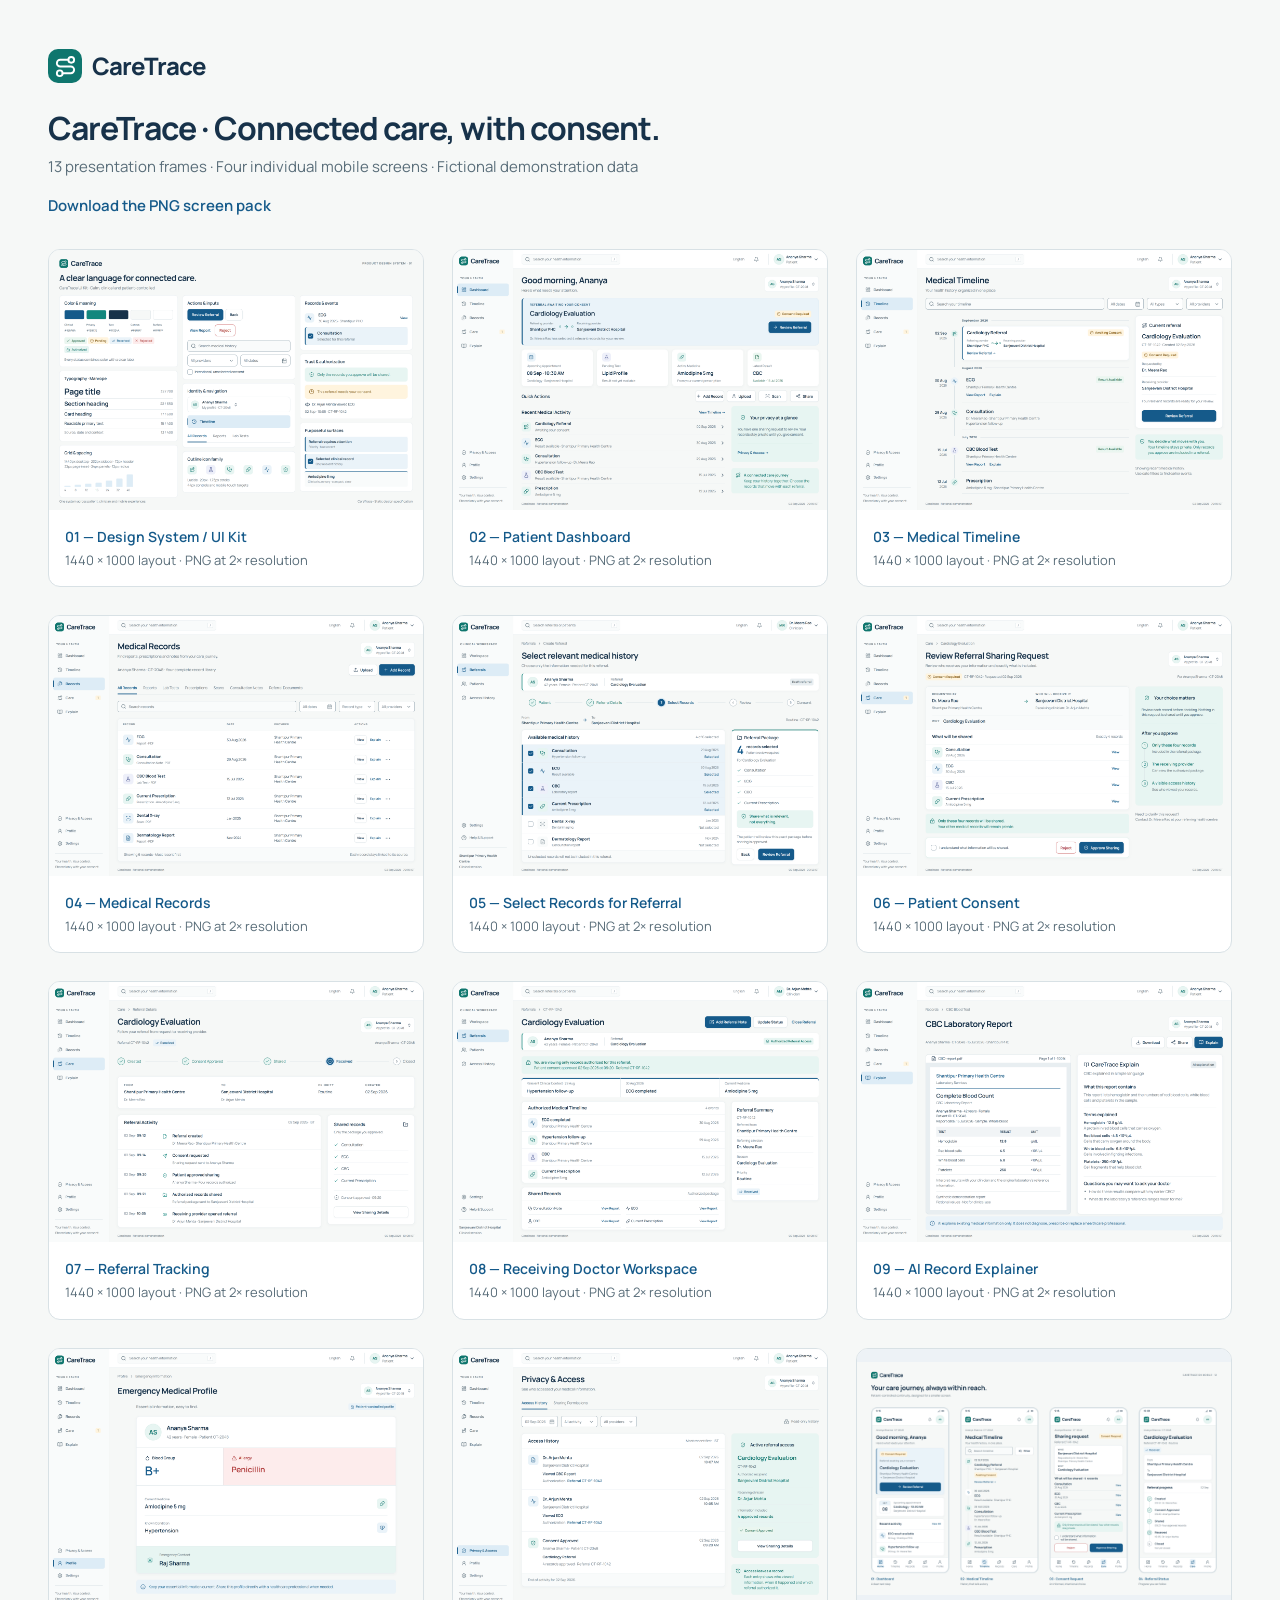
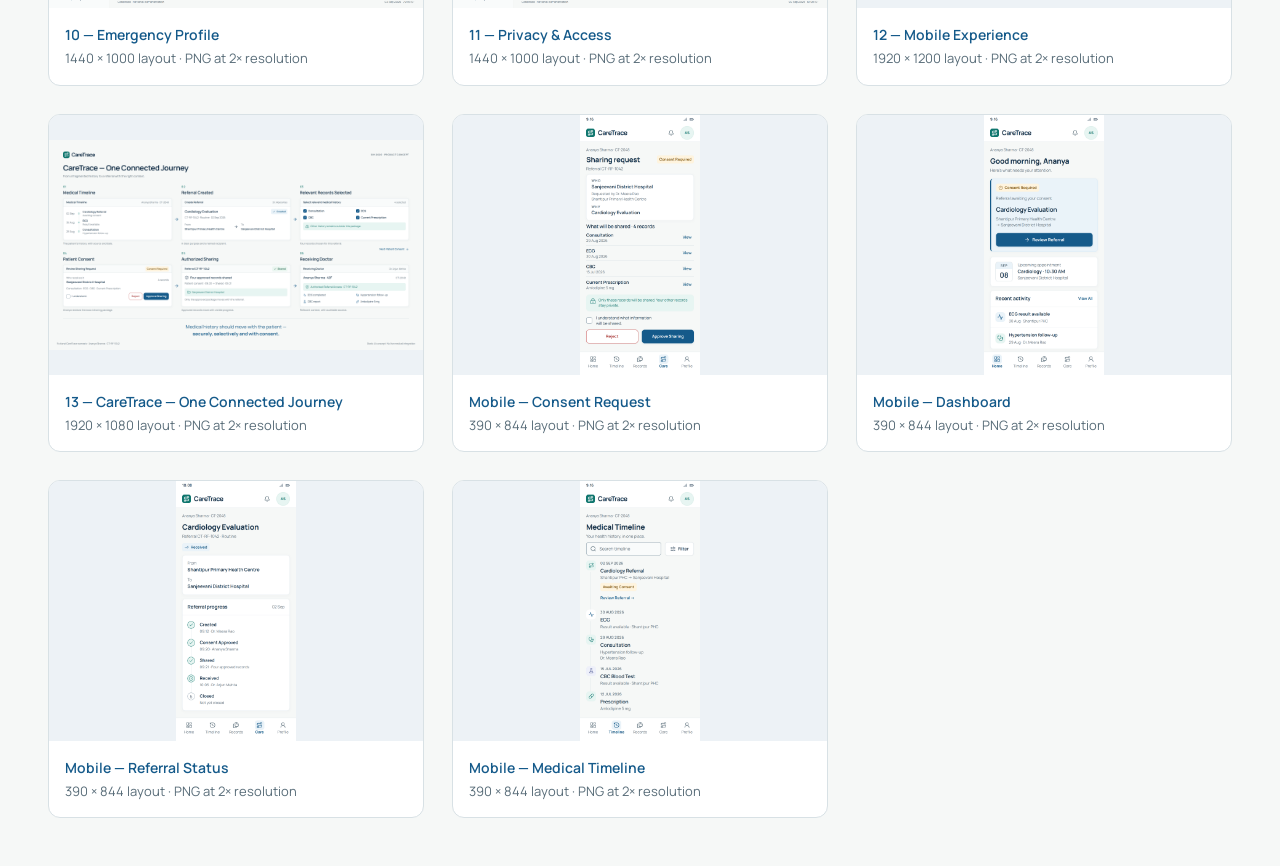
<file: index.html>
<!doctype html><html lang="en"><head><meta charset="utf-8"><meta name="viewport" content="width=device-width,initial-scale=1"><title>CareTrace — Static UI Screens</title><link rel="stylesheet" href="source/styles.css"></head><body><main class="gallery"><div class="brand"><span class="brandmark"><svg data-icon="Route" viewBox="0 0 24 24" fill="none" stroke="currentColor" stroke-linecap="round" stroke-linejoin="round" aria-hidden="true"><circle cx="6" cy="19" r="3" /><path d="M9 19h8.5a3.5 3.5 0 0 0 0-7h-11a3.5 3.5 0 0 1 0-7H15" /><circle cx="18" cy="5" r="3" /></svg></span>CareTrace</div><h1>CareTrace · Connected care, with consent.</h1><p class="muted">13 presentation frames · Four individual mobile screens · Fictional demonstration data</p><p class="mt16"><a href="CareTrace-UI-Screens.zip">Download the PNG screen pack</a></p><div class="gallery-grid"><a class="gallery-item" href="screens/01-design-system.png"><img src="screens/01-design-system.png" alt="Design System / UI Kit"><div class="caption">01 — Design System / UI Kit<small>1440 × 1000 layout · PNG at 2× resolution</small></div></a><a class="gallery-item" href="screens/02-patient-dashboard.png"><img src="screens/02-patient-dashboard.png" alt="Patient Dashboard"><div class="caption">02 — Patient Dashboard<small>1440 × 1000 layout · PNG at 2× resolution</small></div></a><a class="gallery-item" href="screens/03-medical-timeline.png"><img src="screens/03-medical-timeline.png" alt="Medical Timeline"><div class="caption">03 — Medical Timeline<small>1440 × 1000 layout · PNG at 2× resolution</small></div></a><a class="gallery-item" href="screens/04-medical-records.png"><img src="screens/04-medical-records.png" alt="Medical Records"><div class="caption">04 — Medical Records<small>1440 × 1000 layout · PNG at 2× resolution</small></div></a><a class="gallery-item" href="screens/05-select-records.png"><img src="screens/05-select-records.png" alt="Select Records for Referral"><div class="caption">05 — Select Records for Referral<small>1440 × 1000 layout · PNG at 2× resolution</small></div></a><a class="gallery-item" href="screens/06-patient-consent.png"><img src="screens/06-patient-consent.png" alt="Patient Consent"><div class="caption">06 — Patient Consent<small>1440 × 1000 layout · PNG at 2× resolution</small></div></a><a class="gallery-item" href="screens/07-referral-tracking.png"><img src="screens/07-referral-tracking.png" alt="Referral Tracking"><div class="caption">07 — Referral Tracking<small>1440 × 1000 layout · PNG at 2× resolution</small></div></a><a class="gallery-item" href="screens/08-doctor-workspace.png"><img src="screens/08-doctor-workspace.png" alt="Receiving Doctor Workspace"><div class="caption">08 — Receiving Doctor Workspace<small>1440 × 1000 layout · PNG at 2× resolution</small></div></a><a class="gallery-item" href="screens/09-ai-record-explainer.png"><img src="screens/09-ai-record-explainer.png" alt="AI Record Explainer"><div class="caption">09 — AI Record Explainer<small>1440 × 1000 layout · PNG at 2× resolution</small></div></a><a class="gallery-item" href="screens/10-emergency-profile.png"><img src="screens/10-emergency-profile.png" alt="Emergency Profile"><div class="caption">10 — Emergency Profile<small>1440 × 1000 layout · PNG at 2× resolution</small></div></a><a class="gallery-item" href="screens/11-privacy-access.png"><img src="screens/11-privacy-access.png" alt="Privacy & Access"><div class="caption">11 — Privacy & Access<small>1440 × 1000 layout · PNG at 2× resolution</small></div></a><a class="gallery-item" href="screens/12-mobile-experience.png"><img src="screens/12-mobile-experience.png" alt="Mobile Experience"><div class="caption">12 — Mobile Experience<small>1920 × 1200 layout · PNG at 2× resolution</small></div></a><a class="gallery-item" href="screens/13-journey-overview.png"><img src="screens/13-journey-overview.png" alt="CareTrace — One Connected Journey"><div class="caption">13 — CareTrace — One Connected Journey<small>1920 × 1080 layout · PNG at 2× resolution</small></div></a><a class="gallery-item" href="screens/mobile-consent.png"><img src="screens/mobile-consent.png" alt="Consent Request"><div class="caption">Mobile — Consent Request<small>390 × 844 layout · PNG at 2× resolution</small></div></a><a class="gallery-item" href="screens/mobile-dashboard.png"><img src="screens/mobile-dashboard.png" alt="Dashboard"><div class="caption">Mobile — Dashboard<small>390 × 844 layout · PNG at 2× resolution</small></div></a><a class="gallery-item" href="screens/mobile-status.png"><img src="screens/mobile-status.png" alt="Referral Status"><div class="caption">Mobile — Referral Status<small>390 × 844 layout · PNG at 2× resolution</small></div></a><a class="gallery-item" href="screens/mobile-timeline.png"><img src="screens/mobile-timeline.png" alt="Medical Timeline"><div class="caption">Mobile — Medical Timeline<small>390 × 844 layout · PNG at 2× resolution</small></div></a></div></main></body></html>
</file>
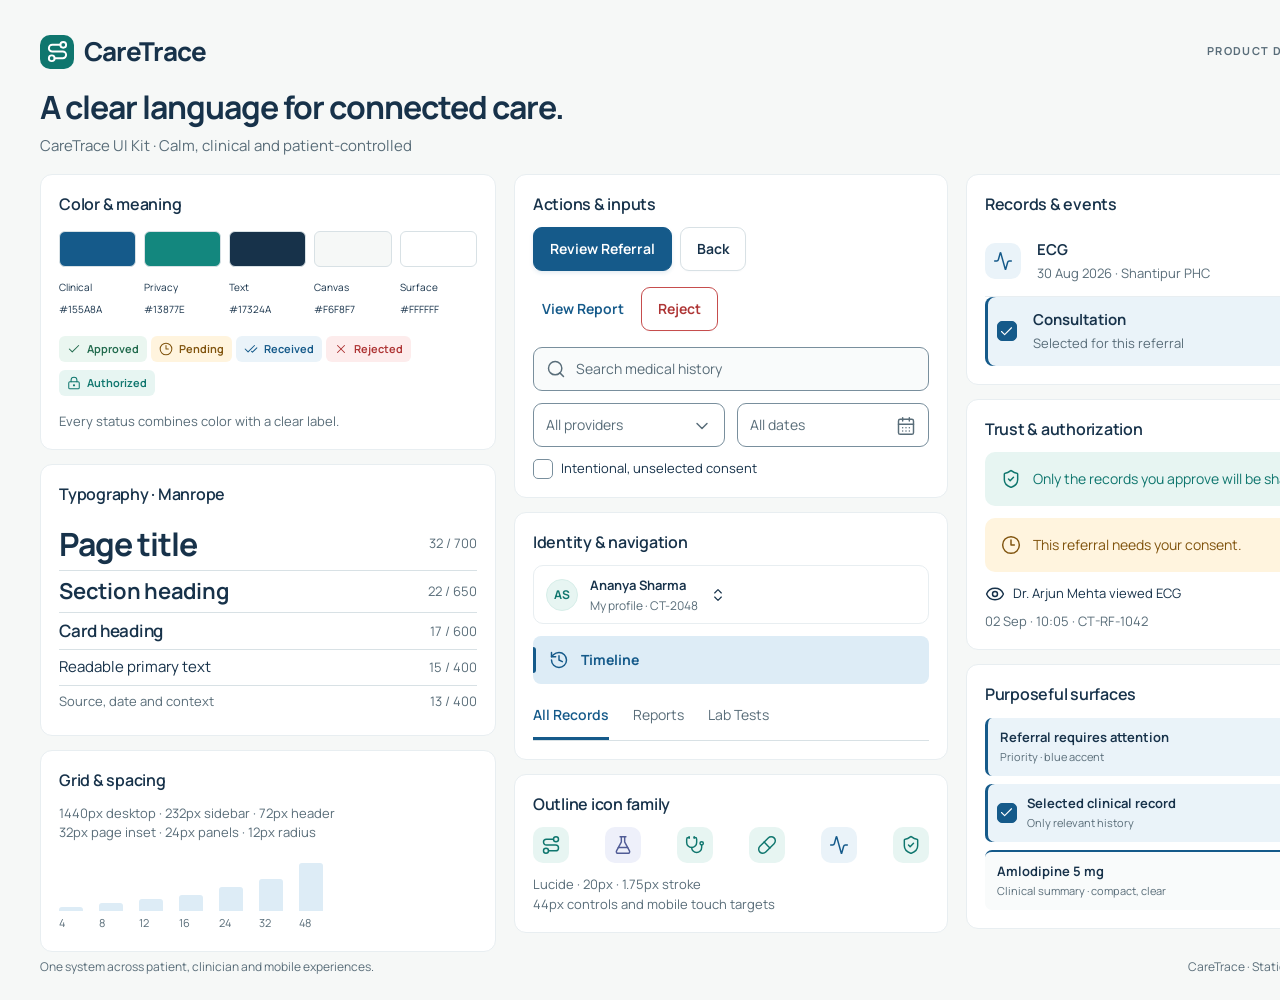
<file: pages/01-design-system.html>
<!doctype html><html lang="en"><head><meta charset="utf-8"><meta name="viewport" content="width=device-width,initial-scale=1"><title>Design System / UI Kit · CareTrace</title><link rel="stylesheet" href="../source/styles.css"></head><body data-screen="01-design-system"><div class="board"><div class="board-head"><div class="brand"><span class="brandmark"><svg data-icon="Route" viewBox="0 0 24 24" fill="none" stroke="currentColor" stroke-linecap="round" stroke-linejoin="round" aria-hidden="true"><circle cx="6" cy="19" r="3" /><path d="M9 19h8.5a3.5 3.5 0 0 0 0-7h-11a3.5 3.5 0 0 1 0-7H15" /><circle cx="18" cy="5" r="3" /></svg></span>CareTrace</div><span class="eyebrow">Product design system · 01</span></div><div class="board-title"><h1>A clear language for connected care.</h1><p class="muted mt8">CareTrace UI Kit · Calm, clinical and patient-controlled</p></div><div class="kit-grid"><div class="kit-column"><section class="panel kit-section"><h3>Color & meaning</h3><div class="swatches"><div class="swatch"><div class="swatch-color" style="background:#155A8A"></div><span>Clinical<br>#155A8A</span></div><div class="swatch"><div class="swatch-color" style="background:#13877E"></div><span>Privacy<br>#13877E</span></div><div class="swatch"><div class="swatch-color" style="background:#17324A"></div><span>Text<br>#17324A</span></div><div class="swatch"><div class="swatch-color" style="background:#F6F8F7"></div><span>Canvas<br>#F6F8F7</span></div><div class="swatch"><div class="swatch-color" style="background:#FFFFFF"></div><span>Surface<br>#FFFFFF</span></div></div><div class="mt24"><span class="chip green"><svg data-icon="Check" viewBox="0 0 24 24" fill="none" stroke="currentColor" stroke-linecap="round" stroke-linejoin="round" aria-hidden="true"><path d="M20 6 9 17l-5-5" /></svg>Approved</span><span class="chip amber"><svg data-icon="Clock3" viewBox="0 0 24 24" fill="none" stroke="currentColor" stroke-linecap="round" stroke-linejoin="round" aria-hidden="true"><circle cx="12" cy="12" r="10" /><path d="M12 6v6h4" /></svg>Pending</span><span class="chip "><svg data-icon="CheckCheck" viewBox="0 0 24 24" fill="none" stroke="currentColor" stroke-linecap="round" stroke-linejoin="round" aria-hidden="true"><path d="M18 6 7 17l-5-5" /><path d="m22 10-7.5 7.5L13 16" /></svg>Received</span><span class="chip red"><svg data-icon="X" viewBox="0 0 24 24" fill="none" stroke="currentColor" stroke-linecap="round" stroke-linejoin="round" aria-hidden="true"><path d="M18 6 6 18" /><path d="m6 6 12 12" /></svg>Rejected</span><span class="chip teal"><svg data-icon="LockKeyhole" viewBox="0 0 24 24" fill="none" stroke="currentColor" stroke-linecap="round" stroke-linejoin="round" aria-hidden="true"><circle cx="12" cy="16" r="1" /><rect x="3" y="10" width="18" height="12" rx="2" /><path d="M7 10V7a5 5 0 0 1 10 0v3" /></svg>Authorized</span></div><p class="small muted mt8">Every status combines color with a clear label.</p></section><section class="panel kit-section"><h3>Typography · Manrope</h3><div class="type-sample"><h1>Page title</h1><small>32 / 700</small></div><div class="type-sample"><h2>Section heading</h2><small>22 / 650</small></div><div class="type-sample"><h3>Card heading</h3><small>17 / 600</small></div><div class="type-sample"><span>Readable primary text</span><small>15 / 400</small></div><div class="type-sample"><span class="small muted">Source, date and context</span><small>13 / 400</small></div></section><section class="panel kit-section"><h3>Grid & spacing</h3><p class="small muted">1440px desktop · 232px sidebar · 72px header<br>32px page inset · 24px panels · 12px radius</p><div class="spacing-bars"><div><span style="height:4px"></span><small>4</small></div><div><span style="height:8px"></span><small>8</small></div><div><span style="height:12px"></span><small>12</small></div><div><span style="height:16px"></span><small>16</small></div><div><span style="height:24px"></span><small>24</small></div><div><span style="height:32px"></span><small>32</small></div><div><span style="height:48px"></span><small>48</small></div></div></section></div><div class="kit-column"><section class="panel kit-section"><h3>Actions & inputs</h3><div class="row gap8 mb16"><button type="button" class="btn primary">Review Referral</button><button type="button" class="btn ">Back</button></div><div class="row gap8 mb16"><button type="button" class="btn tertiary">View Report</button><button type="button" class="btn danger">Reject</button></div><div class="kit-fields"><div class="field search"><svg data-icon="Search" viewBox="0 0 24 24" fill="none" stroke="currentColor" stroke-linecap="round" stroke-linejoin="round" aria-hidden="true"><path d="m21 21-4.34-4.34" /><circle cx="11" cy="11" r="8" /></svg><span>Search medical history</span></div><div class="field "><span>All providers</span><span class="push"><svg data-icon="ChevronDown" viewBox="0 0 24 24" fill="none" stroke="currentColor" stroke-linecap="round" stroke-linejoin="round" aria-hidden="true"><path d="m6 9 6 6 6-6" /></svg></span></div><div class="field "><span>All dates</span><span class="push"><svg data-icon="CalendarDays" viewBox="0 0 24 24" fill="none" stroke="currentColor" stroke-linecap="round" stroke-linejoin="round" aria-hidden="true"><path d="M8 2v4" /><path d="M16 2v4" /><rect width="18" height="18" x="3" y="4" rx="2" /><path d="M3 10h18" /><path d="M8 14h.01" /><path d="M12 14h.01" /><path d="M16 14h.01" /><path d="M8 18h.01" /><path d="M12 18h.01" /><path d="M16 18h.01" /></svg></span></div></div><div class="row gap8 mt16"><span class="check " role="checkbox" aria-checked="false"></span><span class="small">Intentional, unselected consent</span></div></section><section class="panel kit-section"><h3>Identity & navigation</h3><div class="profile-switch"><span class="avatar">AS</span><div><strong class="small">Ananya Sharma</strong><div class="muted" style="font-size:12px">My profile · CT-2048</div></div><svg data-icon="ChevronsUpDown" viewBox="0 0 24 24" fill="none" stroke="currentColor" stroke-linecap="round" stroke-linejoin="round" aria-hidden="true"><path d="m7 15 5 5 5-5" /><path d="m7 9 5-5 5 5" /></svg></div><div class="nav-item active mt16"><svg data-icon="History" viewBox="0 0 24 24" fill="none" stroke="currentColor" stroke-linecap="round" stroke-linejoin="round" aria-hidden="true"><path d="M3 12a9 9 0 1 0 9-9 9.75 9.75 0 0 0-6.74 2.74L3 8" /><path d="M3 3v5h5" /><path d="M12 7v5l4 2" /></svg>Timeline</div><div class="tabs" style="margin:8px 0 0"><div class="tab active">All Records</div><div class="tab">Reports</div><div class="tab">Lab Tests</div></div></section><section class="panel kit-section"><h3>Outline icon family</h3><div class="row between"><span class="iconbox category-Route "><svg data-icon="Route" viewBox="0 0 24 24" fill="none" stroke="currentColor" stroke-linecap="round" stroke-linejoin="round" aria-hidden="true"><circle cx="6" cy="19" r="3" /><path d="M9 19h8.5a3.5 3.5 0 0 0 0-7h-11a3.5 3.5 0 0 1 0-7H15" /><circle cx="18" cy="5" r="3" /></svg></span><span class="iconbox category-FlaskConical "><svg data-icon="FlaskConical" viewBox="0 0 24 24" fill="none" stroke="currentColor" stroke-linecap="round" stroke-linejoin="round" aria-hidden="true"><path d="M14 2v6a2 2 0 0 0 .245.96l5.51 10.08A2 2 0 0 1 18 22H6a2 2 0 0 1-1.755-2.96l5.51-10.08A2 2 0 0 0 10 8V2" /><path d="M6.453 15h11.094" /><path d="M8.5 2h7" /></svg></span><span class="iconbox category-Stethoscope "><svg data-icon="Stethoscope" viewBox="0 0 24 24" fill="none" stroke="currentColor" stroke-linecap="round" stroke-linejoin="round" aria-hidden="true"><path d="M11 2v2" /><path d="M5 2v2" /><path d="M5 3H4a2 2 0 0 0-2 2v4a6 6 0 0 0 12 0V5a2 2 0 0 0-2-2h-1" /><path d="M8 15a6 6 0 0 0 12 0v-3" /><circle cx="20" cy="10" r="2" /></svg></span><span class="iconbox category-Pill "><svg data-icon="Pill" viewBox="0 0 24 24" fill="none" stroke="currentColor" stroke-linecap="round" stroke-linejoin="round" aria-hidden="true"><path d="m10.5 20.5 10-10a4.95 4.95 0 1 0-7-7l-10 10a4.95 4.95 0 1 0 7 7Z" /><path d="m8.5 8.5 7 7" /></svg></span><span class="iconbox category-Activity "><svg data-icon="Activity" viewBox="0 0 24 24" fill="none" stroke="currentColor" stroke-linecap="round" stroke-linejoin="round" aria-hidden="true"><path d="M22 12h-2.48a2 2 0 0 0-1.93 1.46l-2.35 8.36a.25.25 0 0 1-.48 0L9.24 2.18a.25.25 0 0 0-.48 0l-2.35 8.36A2 2 0 0 1 4.49 12H2" /></svg></span><span class="iconbox category-ShieldCheck "><svg data-icon="ShieldCheck" viewBox="0 0 24 24" fill="none" stroke="currentColor" stroke-linecap="round" stroke-linejoin="round" aria-hidden="true"><path d="M20 13c0 5-3.5 7.5-7.66 8.95a1 1 0 0 1-.67-.01C7.5 20.5 4 18 4 13V6a1 1 0 0 1 1-1c2 0 4.5-1.2 6.24-2.72a1.17 1.17 0 0 1 1.52 0C14.51 3.81 17 5 19 5a1 1 0 0 1 1 1z" /><path d="m9 12 2 2 4-4" /></svg></span></div><p class="small muted mt16">Lucide · 20px · 1.75px stroke<br>44px controls and mobile touch targets</p></section></div><div class="kit-column"><section class="panel kit-section"><h3>Records & events</h3><div class="list-row"><span class="iconbox category-Activity "><svg data-icon="Activity" viewBox="0 0 24 24" fill="none" stroke="currentColor" stroke-linecap="round" stroke-linejoin="round" aria-hidden="true"><path d="M22 12h-2.48a2 2 0 0 0-1.93 1.46l-2.35 8.36a.25.25 0 0 1-.48 0L9.24 2.18a.25.25 0 0 0-.48 0l-2.35 8.36A2 2 0 0 1 4.49 12H2" /></svg></span><div><strong>ECG</strong><p>30 Aug 2026 · Shantipur PHC</p></div><span class="link small" style="margin-left:auto">View</span></div><div class="list-row"><span class="check checked" role="checkbox" aria-checked="true"><svg data-icon="Check" viewBox="0 0 24 24" fill="none" stroke="currentColor" stroke-linecap="round" stroke-linejoin="round" aria-hidden="true"><path d="M20 6 9 17l-5-5" /></svg></span><div><strong>Consultation</strong><p>Selected for this referral</p></div></div></section><section class="panel kit-section"><h3>Trust & authorization</h3><div class="notice teal"><svg data-icon="ShieldCheck" viewBox="0 0 24 24" fill="none" stroke="currentColor" stroke-linecap="round" stroke-linejoin="round" aria-hidden="true"><path d="M20 13c0 5-3.5 7.5-7.66 8.95a1 1 0 0 1-.67-.01C7.5 20.5 4 18 4 13V6a1 1 0 0 1 1-1c2 0 4.5-1.2 6.24-2.72a1.17 1.17 0 0 1 1.52 0C14.51 3.81 17 5 19 5a1 1 0 0 1 1 1z" /><path d="m9 12 2 2 4-4" /></svg><div>Only the records you approve will be shared.</div></div><div class="mt16"><div class="notice amber"><svg data-icon="Clock3" viewBox="0 0 24 24" fill="none" stroke="currentColor" stroke-linecap="round" stroke-linejoin="round" aria-hidden="true"><circle cx="12" cy="12" r="10" /><path d="M12 6v6h4" /></svg><div>This referral needs your consent.</div></div></div><div class="row gap8 mt16 small"><svg data-icon="Eye" viewBox="0 0 24 24" fill="none" stroke="currentColor" stroke-linecap="round" stroke-linejoin="round" aria-hidden="true"><path d="M2.062 12.348a1 1 0 0 1 0-.696 10.75 10.75 0 0 1 19.876 0 1 1 0 0 1 0 .696 10.75 10.75 0 0 1-19.876 0" /><circle cx="12" cy="12" r="3" /></svg>Dr. Arjun Mehta viewed ECG</div><p class="small muted mt8">02 Sep · 10:05 · CT-RF-1042</p></section><section class="panel kit-section"><h3>Purposeful surfaces</h3><div class="surface-samples"><div class="surface-priority"><strong>Referral requires attention</strong><small>Priority · blue accent</small></div><div class="surface-selected"><span class="check checked" role="checkbox" aria-checked="true"><svg data-icon="Check" viewBox="0 0 24 24" fill="none" stroke="currentColor" stroke-linecap="round" stroke-linejoin="round" aria-hidden="true"><path d="M20 6 9 17l-5-5" /></svg></span><span><strong>Selected clinical record</strong><small>Only relevant history</small></span></div><div class="surface-clinical"><strong>Amlodipine 5 mg</strong><small>Clinical summary · compact, clear</small></div></div></section></div></div><div class="kit-foot"><span>One system across patient, clinician and mobile experiences.</span><span>CareTrace · Static design specification</span></div></div></body></html>
</file>
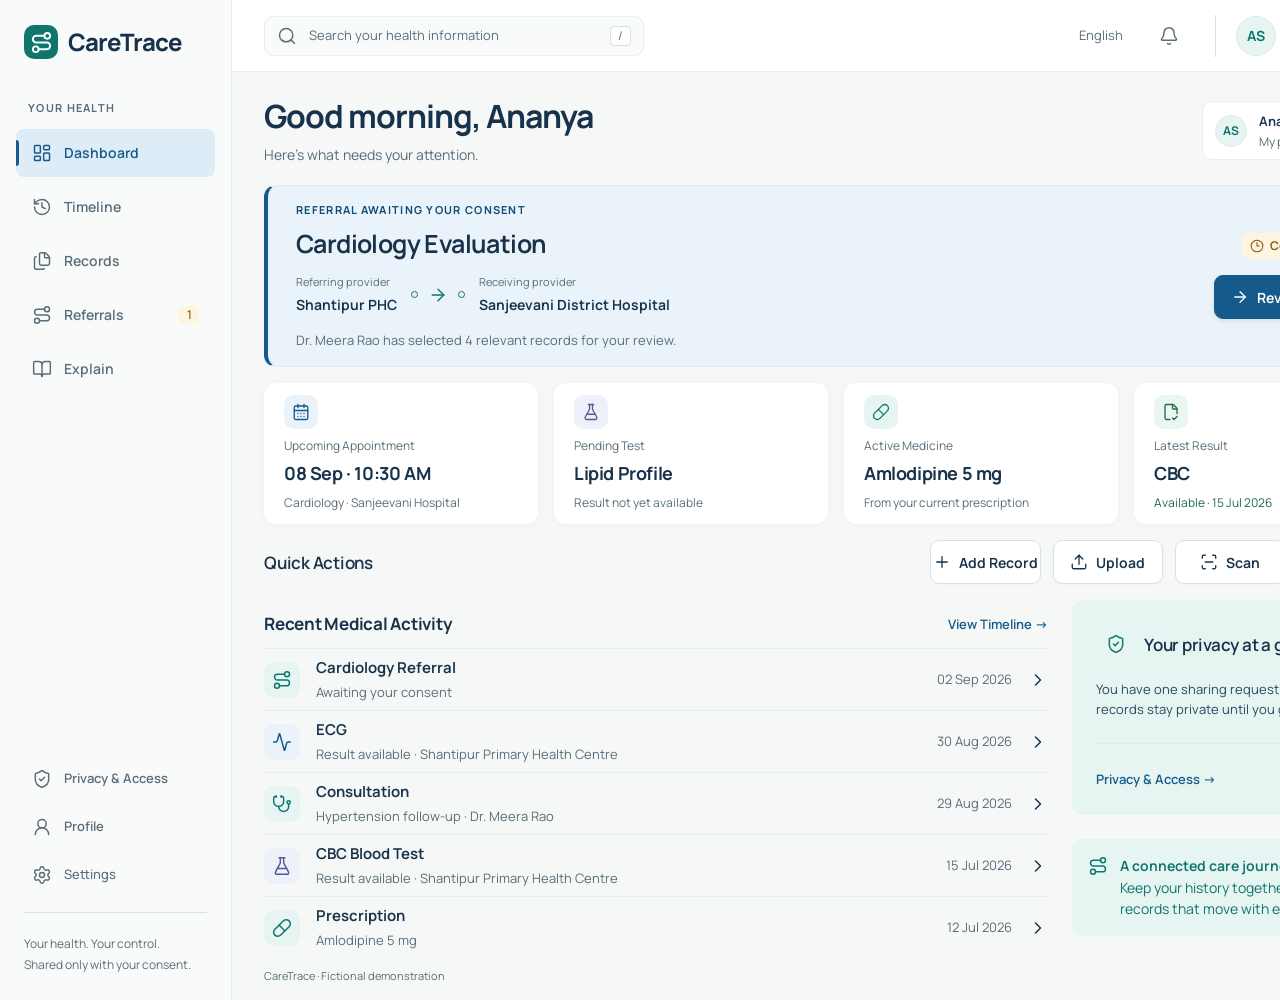
<file: pages/02-patient-dashboard.html>
<!doctype html><html lang="en"><head><meta charset="utf-8"><meta name="viewport" content="width=device-width,initial-scale=1"><title>Patient Dashboard · CareTrace</title><link rel="stylesheet" href="../source/styles.css"></head><body data-screen="02-patient-dashboard"><div class="app"><aside class="sidebar"><div class="brand"><span class="brandmark"><svg data-icon="Route" viewBox="0 0 24 24" fill="none" stroke="currentColor" stroke-linecap="round" stroke-linejoin="round" aria-hidden="true"><circle cx="6" cy="19" r="3" /><path d="M9 19h8.5a3.5 3.5 0 0 0 0-7h-11a3.5 3.5 0 0 1 0-7H15" /><circle cx="18" cy="5" r="3" /></svg></span>CareTrace</div><div class="eyebrow workspace-label">Your health</div><nav><div class="nav-item active"><svg data-icon="LayoutDashboard" viewBox="0 0 24 24" fill="none" stroke="currentColor" stroke-linecap="round" stroke-linejoin="round" aria-hidden="true"><rect width="7" height="9" x="3" y="3" rx="1" /><rect width="7" height="5" x="14" y="3" rx="1" /><rect width="7" height="9" x="14" y="12" rx="1" /><rect width="7" height="5" x="3" y="16" rx="1" /></svg><a href="02-patient-dashboard.html">Dashboard</a></div><div class="nav-item "><svg data-icon="History" viewBox="0 0 24 24" fill="none" stroke="currentColor" stroke-linecap="round" stroke-linejoin="round" aria-hidden="true"><path d="M3 12a9 9 0 1 0 9-9 9.75 9.75 0 0 0-6.74 2.74L3 8" /><path d="M3 3v5h5" /><path d="M12 7v5l4 2" /></svg><a href="03-medical-timeline.html">Timeline</a></div><div class="nav-item "><svg data-icon="Files" viewBox="0 0 24 24" fill="none" stroke="currentColor" stroke-linecap="round" stroke-linejoin="round" aria-hidden="true"><path d="M15 2h-4a2 2 0 0 0-2 2v11a2 2 0 0 0 2 2h8a2 2 0 0 0 2-2V8" /><path d="M16.706 2.706A2.4 2.4 0 0 0 15 2v5a1 1 0 0 0 1 1h5a2.4 2.4 0 0 0-.706-1.706z" /><path d="M5 7a2 2 0 0 0-2 2v11a2 2 0 0 0 2 2h8a2 2 0 0 0 1.732-1" /></svg><a href="04-medical-records.html">Records</a></div><div class="nav-item "><svg data-icon="Route" viewBox="0 0 24 24" fill="none" stroke="currentColor" stroke-linecap="round" stroke-linejoin="round" aria-hidden="true"><circle cx="6" cy="19" r="3" /><path d="M9 19h8.5a3.5 3.5 0 0 0 0-7h-11a3.5 3.5 0 0 1 0-7H15" /><circle cx="18" cy="5" r="3" /></svg><a href="06-patient-consent.html">Referrals</a><span class="nav-count">1</span></div><div class="nav-item "><svg data-icon="BookOpen" viewBox="0 0 24 24" fill="none" stroke="currentColor" stroke-linecap="round" stroke-linejoin="round" aria-hidden="true"><path d="M12 7v14" /><path d="M3 18a1 1 0 0 1-1-1V4a1 1 0 0 1 1-1h5a4 4 0 0 1 4 4 4 4 0 0 1 4-4h5a1 1 0 0 1 1 1v13a1 1 0 0 1-1 1h-6a3 3 0 0 0-3 3 3 3 0 0 0-3-3z" /></svg><a href="09-ai-record-explainer.html">Explain</a></div></nav><div class="sidebar-bottom"><div class="nav-item "><svg data-icon="ShieldCheck" viewBox="0 0 24 24" fill="none" stroke="currentColor" stroke-linecap="round" stroke-linejoin="round" aria-hidden="true"><path d="M20 13c0 5-3.5 7.5-7.66 8.95a1 1 0 0 1-.67-.01C7.5 20.5 4 18 4 13V6a1 1 0 0 1 1-1c2 0 4.5-1.2 6.24-2.72a1.17 1.17 0 0 1 1.52 0C14.51 3.81 17 5 19 5a1 1 0 0 1 1 1z" /><path d="m9 12 2 2 4-4" /></svg><a href="11-privacy-access.html">Privacy & Access</a></div><div class="nav-item "><svg data-icon="UserRound" viewBox="0 0 24 24" fill="none" stroke="currentColor" stroke-linecap="round" stroke-linejoin="round" aria-hidden="true"><circle cx="12" cy="8" r="5" /><path d="M20 21a8 8 0 0 0-16 0" /></svg><a href="10-emergency-profile.html">Profile</a></div><div class="nav-item "><svg data-icon="Settings" viewBox="0 0 24 24" fill="none" stroke="currentColor" stroke-linecap="round" stroke-linejoin="round" aria-hidden="true"><path d="M9.671 4.136a2.34 2.34 0 0 1 4.659 0 2.34 2.34 0 0 0 3.319 1.915 2.34 2.34 0 0 1 2.33 4.033 2.34 2.34 0 0 0 0 3.831 2.34 2.34 0 0 1-2.33 4.033 2.34 2.34 0 0 0-3.319 1.915 2.34 2.34 0 0 1-4.659 0 2.34 2.34 0 0 0-3.32-1.915 2.34 2.34 0 0 1-2.33-4.033 2.34 2.34 0 0 0 0-3.831A2.34 2.34 0 0 1 6.35 6.051a2.34 2.34 0 0 0 3.319-1.915" /><circle cx="12" cy="12" r="3" /></svg>Settings</div><div class="sidebar-foot">Your health. Your control.<br>Shared only with your consent.</div></div></aside><div class="application"><header class="topbar"><div class="topbar-search"><svg data-icon="Search" viewBox="0 0 24 24" fill="none" stroke="currentColor" stroke-linecap="round" stroke-linejoin="round" aria-hidden="true"><path d="m21 21-4.34-4.34" /><circle cx="11" cy="11" r="8" /></svg><span>Search your health information</span><kbd>/</kbd></div><div class="row gap24"><span class="small muted">English</span><button class="icon-button" aria-label="Notifications"><svg data-icon="Bell" viewBox="0 0 24 24" fill="none" stroke="currentColor" stroke-linecap="round" stroke-linejoin="round" aria-hidden="true"><path d="M10.268 21a2 2 0 0 0 3.464 0" /><path d="M3.262 15.326A1 1 0 0 0 4 17h16a1 1 0 0 0 .74-1.673C19.41 13.956 18 12.499 18 8A6 6 0 0 0 6 8c0 4.499-1.411 5.956-2.738 7.326" /></svg></button><div class="row gap8 top-user"><span class="avatar">AS</span><div><strong class="small">Ananya Sharma</strong><div class="small muted">Patient</div></div><svg data-icon="ChevronDown" viewBox="0 0 24 24" fill="none" stroke="currentColor" stroke-linecap="round" stroke-linejoin="round" aria-hidden="true"><path d="m6 9 6 6 6-6" /></svg></div></div></header><main class="content"><div class="page-head"><div><h1>Good morning, Ananya</h1><p>Here’s what needs your attention.</p></div><div class="profile-switch"><span class="avatar">AS</span><div><strong class="small">Ananya Sharma</strong><div class="muted" style="font-size:12px">My profile · CT-2048</div></div><svg data-icon="ChevronsUpDown" viewBox="0 0 24 24" fill="none" stroke="currentColor" stroke-linecap="round" stroke-linejoin="round" aria-hidden="true"><path d="m7 15 5 5 5-5" /><path d="m7 9 5-5 5 5" /></svg></div></div>
  <section class="panel attention priority mb24"><div class="row between"><div><div class="eyebrow">Referral awaiting your consent</div><h2>Cardiology Evaluation</h2><div class="care-transfer"><div><span class="transfer-label">Referring provider</span><strong>Shantipur PHC</strong></div><span class="transfer-connector"><svg data-icon="ArrowRight" viewBox="0 0 24 24" fill="none" stroke="currentColor" stroke-linecap="round" stroke-linejoin="round" aria-hidden="true"><path d="M5 12h14" /><path d="m12 5 7 7-7 7" /></svg></span><div><span class="transfer-label">Receiving provider</span><strong>Sanjeevani District Hospital</strong></div></div><p class="small muted mt16">Dr. Meera Rao has selected 4 relevant records for your review.</p></div><div class="stack16" style="align-items:flex-end"><span class="chip amber"><svg data-icon="Clock3" viewBox="0 0 24 24" fill="none" stroke="currentColor" stroke-linecap="round" stroke-linejoin="round" aria-hidden="true"><circle cx="12" cy="12" r="10" /><path d="M12 6v6h4" /></svg>Consent Required</span><button type="button" class="btn primary"><svg data-icon="ArrowRight" viewBox="0 0 24 24" fill="none" stroke="currentColor" stroke-linecap="round" stroke-linejoin="round" aria-hidden="true"><path d="M5 12h14" /><path d="m12 5 7 7-7 7" /></svg>Review Referral</button></div></div></section>
  <div class="four mb24"><div class="panel summary"><span class="iconbox category-CalendarDays "><svg data-icon="CalendarDays" viewBox="0 0 24 24" fill="none" stroke="currentColor" stroke-linecap="round" stroke-linejoin="round" aria-hidden="true"><path d="M8 2v4" /><path d="M16 2v4" /><rect width="18" height="18" x="3" y="4" rx="2" /><path d="M3 10h18" /><path d="M8 14h.01" /><path d="M12 14h.01" /><path d="M16 14h.01" /><path d="M8 18h.01" /><path d="M12 18h.01" /><path d="M16 18h.01" /></svg></span><div class="label">Upcoming Appointment</div><h3>08 Sep · 10:30 AM</h3><p class="small muted mt8">Cardiology · Sanjeevani Hospital</p></div><div class="panel summary"><span class="iconbox category-FlaskConical "><svg data-icon="FlaskConical" viewBox="0 0 24 24" fill="none" stroke="currentColor" stroke-linecap="round" stroke-linejoin="round" aria-hidden="true"><path d="M14 2v6a2 2 0 0 0 .245.96l5.51 10.08A2 2 0 0 1 18 22H6a2 2 0 0 1-1.755-2.96l5.51-10.08A2 2 0 0 0 10 8V2" /><path d="M6.453 15h11.094" /><path d="M8.5 2h7" /></svg></span><div class="label">Pending Test</div><h3>Lipid Profile</h3><p class="small muted mt8">Result not yet available</p></div><div class="panel summary"><span class="iconbox category-Pill "><svg data-icon="Pill" viewBox="0 0 24 24" fill="none" stroke="currentColor" stroke-linecap="round" stroke-linejoin="round" aria-hidden="true"><path d="m10.5 20.5 10-10a4.95 4.95 0 1 0-7-7l-10 10a4.95 4.95 0 1 0 7 7Z" /><path d="m8.5 8.5 7 7" /></svg></span><div class="label">Active Medicine</div><h3>Amlodipine 5 mg</h3><p class="small muted mt8">From your current prescription</p></div><div class="panel summary"><span class="iconbox category-FileCheck2 "><svg data-icon="FileCheck2" viewBox="0 0 24 24" fill="none" stroke="currentColor" stroke-linecap="round" stroke-linejoin="round" aria-hidden="true"><path d="M10.5 22H6a2 2 0 0 1-2-2V4a2 2 0 0 1 2-2h8a2.4 2.4 0 0 1 1.706.706l3.588 3.588A2.4 2.4 0 0 1 20 8v6" /><path d="M14 2v5a1 1 0 0 0 1 1h5" /><path d="m14 20 2 2 4-4" /></svg></span><div class="label">Latest Result</div><h3>CBC</h3><p class="small mt8" style="color:var(--green)">Available · 15 Jul 2026</p></div></div>
  <div class="row between mb24"><h3>Quick Actions</h3><div class="quick-actions"><button type="button" class="btn "><svg data-icon="Plus" viewBox="0 0 24 24" fill="none" stroke="currentColor" stroke-linecap="round" stroke-linejoin="round" aria-hidden="true"><path d="M5 12h14" /><path d="M12 5v14" /></svg>Add Record</button><button type="button" class="btn "><svg data-icon="Upload" viewBox="0 0 24 24" fill="none" stroke="currentColor" stroke-linecap="round" stroke-linejoin="round" aria-hidden="true"><path d="M12 3v12" /><path d="m17 8-5-5-5 5" /><path d="M21 15v4a2 2 0 0 1-2 2H5a2 2 0 0 1-2-2v-4" /></svg>Upload</button><button type="button" class="btn "><svg data-icon="ScanLine" viewBox="0 0 24 24" fill="none" stroke="currentColor" stroke-linecap="round" stroke-linejoin="round" aria-hidden="true"><path d="M3 7V5a2 2 0 0 1 2-2h2" /><path d="M17 3h2a2 2 0 0 1 2 2v2" /><path d="M21 17v2a2 2 0 0 1-2 2h-2" /><path d="M7 21H5a2 2 0 0 1-2-2v-2" /><path d="M7 12h10" /></svg>Scan</button><button type="button" class="btn "><svg data-icon="Share2" viewBox="0 0 24 24" fill="none" stroke="currentColor" stroke-linecap="round" stroke-linejoin="round" aria-hidden="true"><circle cx="18" cy="5" r="3" /><circle cx="6" cy="12" r="3" /><circle cx="18" cy="19" r="3" /><line x1="8.59" x2="15.42" y1="13.51" y2="17.49" /><line x1="15.41" x2="8.59" y1="6.51" y2="10.49" /></svg>Share</button></div></div>
  <div class="split"><section class="panel flush"><div class="panel-head"><h3>Recent Medical Activity</h3><span class="link small">View Timeline →</span></div><div class="list-row"><span class="iconbox category-Route "><svg data-icon="Route" viewBox="0 0 24 24" fill="none" stroke="currentColor" stroke-linecap="round" stroke-linejoin="round" aria-hidden="true"><circle cx="6" cy="19" r="3" /><path d="M9 19h8.5a3.5 3.5 0 0 0 0-7h-11a3.5 3.5 0 0 1 0-7H15" /><circle cx="18" cy="5" r="3" /></svg></span><div class="grow"><strong>Cardiology Referral</strong><p>Awaiting your consent</p></div><span class="small muted">02 Sep 2026</span><svg data-icon="ChevronRight" viewBox="0 0 24 24" fill="none" stroke="currentColor" stroke-linecap="round" stroke-linejoin="round" aria-hidden="true"><path d="m9 18 6-6-6-6" /></svg></div><div class="list-row"><span class="iconbox category-Activity "><svg data-icon="Activity" viewBox="0 0 24 24" fill="none" stroke="currentColor" stroke-linecap="round" stroke-linejoin="round" aria-hidden="true"><path d="M22 12h-2.48a2 2 0 0 0-1.93 1.46l-2.35 8.36a.25.25 0 0 1-.48 0L9.24 2.18a.25.25 0 0 0-.48 0l-2.35 8.36A2 2 0 0 1 4.49 12H2" /></svg></span><div class="grow"><strong>ECG</strong><p>Result available · Shantipur Primary Health Centre</p></div><span class="small muted">30 Aug 2026</span><svg data-icon="ChevronRight" viewBox="0 0 24 24" fill="none" stroke="currentColor" stroke-linecap="round" stroke-linejoin="round" aria-hidden="true"><path d="m9 18 6-6-6-6" /></svg></div><div class="list-row"><span class="iconbox category-Stethoscope "><svg data-icon="Stethoscope" viewBox="0 0 24 24" fill="none" stroke="currentColor" stroke-linecap="round" stroke-linejoin="round" aria-hidden="true"><path d="M11 2v2" /><path d="M5 2v2" /><path d="M5 3H4a2 2 0 0 0-2 2v4a6 6 0 0 0 12 0V5a2 2 0 0 0-2-2h-1" /><path d="M8 15a6 6 0 0 0 12 0v-3" /><circle cx="20" cy="10" r="2" /></svg></span><div class="grow"><strong>Consultation</strong><p>Hypertension follow-up · Dr. Meera Rao</p></div><span class="small muted">29 Aug 2026</span><svg data-icon="ChevronRight" viewBox="0 0 24 24" fill="none" stroke="currentColor" stroke-linecap="round" stroke-linejoin="round" aria-hidden="true"><path d="m9 18 6-6-6-6" /></svg></div><div class="list-row"><span class="iconbox category-FlaskConical "><svg data-icon="FlaskConical" viewBox="0 0 24 24" fill="none" stroke="currentColor" stroke-linecap="round" stroke-linejoin="round" aria-hidden="true"><path d="M14 2v6a2 2 0 0 0 .245.96l5.51 10.08A2 2 0 0 1 18 22H6a2 2 0 0 1-1.755-2.96l5.51-10.08A2 2 0 0 0 10 8V2" /><path d="M6.453 15h11.094" /><path d="M8.5 2h7" /></svg></span><div class="grow"><strong>CBC Blood Test</strong><p>Result available · Shantipur Primary Health Centre</p></div><span class="small muted">15 Jul 2026</span><svg data-icon="ChevronRight" viewBox="0 0 24 24" fill="none" stroke="currentColor" stroke-linecap="round" stroke-linejoin="round" aria-hidden="true"><path d="m9 18 6-6-6-6" /></svg></div><div class="list-row"><span class="iconbox category-Pill "><svg data-icon="Pill" viewBox="0 0 24 24" fill="none" stroke="currentColor" stroke-linecap="round" stroke-linejoin="round" aria-hidden="true"><path d="m10.5 20.5 10-10a4.95 4.95 0 1 0-7-7l-10 10a4.95 4.95 0 1 0 7 7Z" /><path d="m8.5 8.5 7 7" /></svg></span><div class="grow"><strong>Prescription</strong><p>Amlodipine 5 mg</p></div><span class="small muted">12 Jul 2026</span><svg data-icon="ChevronRight" viewBox="0 0 24 24" fill="none" stroke="currentColor" stroke-linecap="round" stroke-linejoin="round" aria-hidden="true"><path d="m9 18 6-6-6-6" /></svg></div></section><aside class="stack"><div class="panel privacy-surface"><div class="row gap8"><span class="iconbox category-ShieldCheck "><svg data-icon="ShieldCheck" viewBox="0 0 24 24" fill="none" stroke="currentColor" stroke-linecap="round" stroke-linejoin="round" aria-hidden="true"><path d="M20 13c0 5-3.5 7.5-7.66 8.95a1 1 0 0 1-.67-.01C7.5 20.5 4 18 4 13V6a1 1 0 0 1 1-1c2 0 4.5-1.2 6.24-2.72a1.17 1.17 0 0 1 1.52 0C14.51 3.81 17 5 19 5a1 1 0 0 1 1 1z" /><path d="m9 12 2 2 4-4" /></svg></span><h3>Your privacy at a glance</h3></div><p class="small muted mt16">You have one sharing request to review. Your records stay private until you give consent.</p><hr class="rule"><span class="link small">Privacy & Access →</span></div><div class="notice teal"><svg data-icon="Route" viewBox="0 0 24 24" fill="none" stroke="currentColor" stroke-linecap="round" stroke-linejoin="round" aria-hidden="true"><circle cx="6" cy="19" r="3" /><path d="M9 19h8.5a3.5 3.5 0 0 0 0-7h-11a3.5 3.5 0 0 1 0-7H15" /><circle cx="18" cy="5" r="3" /></svg><div><strong>A connected care journey</strong><br>Keep your history together. Choose the records that move with each referral.</div></div></aside></div></main></div><footer class="screen-foot"><span>CareTrace · Fictional demonstration</span><span>02 Sep 2026 · 09:16 IST</span></footer></div></body></html>
</file>
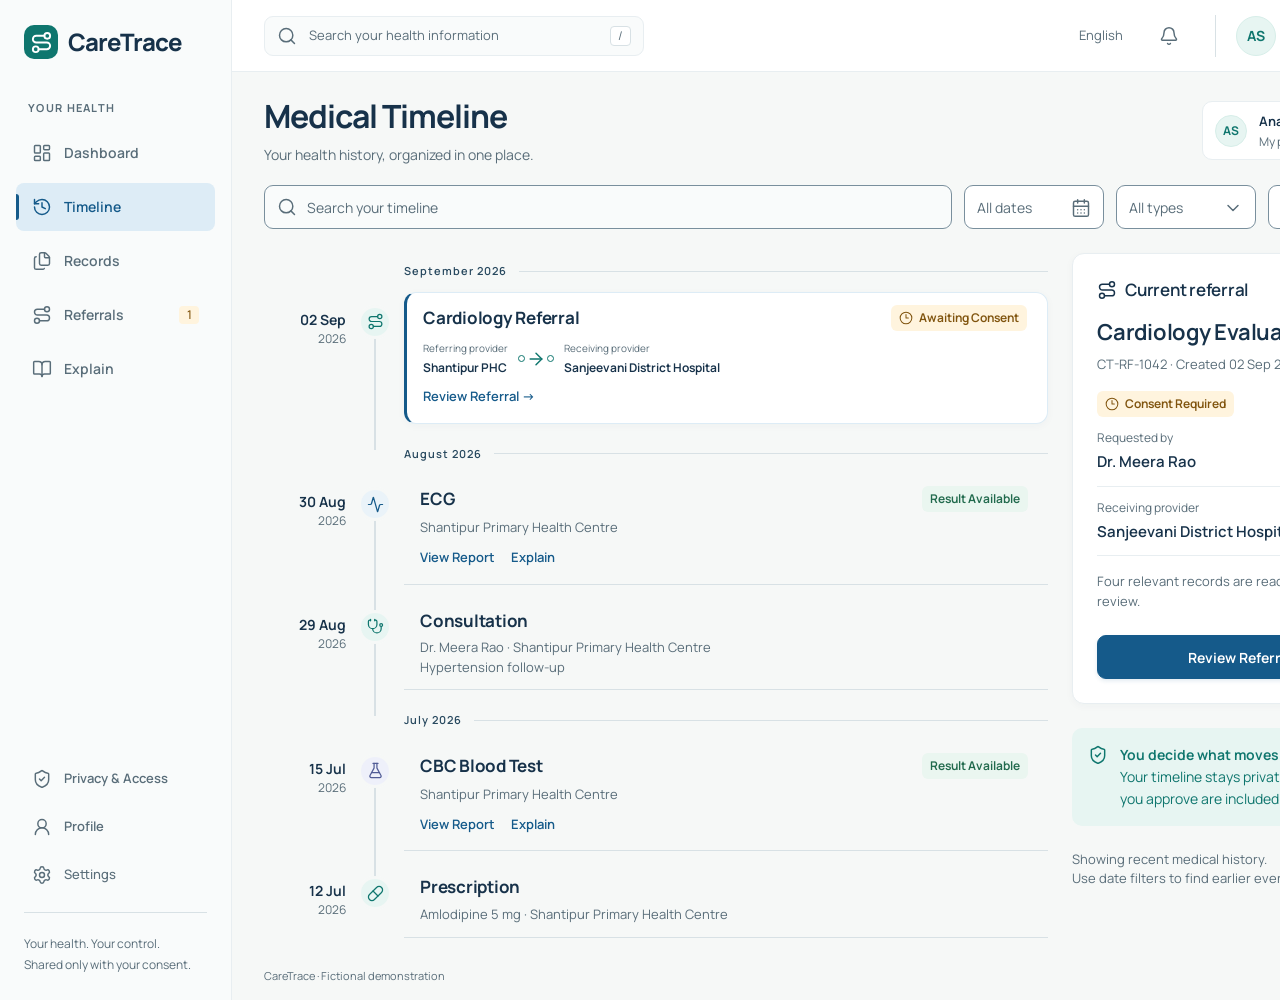
<file: pages/03-medical-timeline.html>
<!doctype html><html lang="en"><head><meta charset="utf-8"><meta name="viewport" content="width=device-width,initial-scale=1"><title>Medical Timeline · CareTrace</title><link rel="stylesheet" href="../source/styles.css"></head><body data-screen="03-medical-timeline"><div class="app"><aside class="sidebar"><div class="brand"><span class="brandmark"><svg data-icon="Route" viewBox="0 0 24 24" fill="none" stroke="currentColor" stroke-linecap="round" stroke-linejoin="round" aria-hidden="true"><circle cx="6" cy="19" r="3" /><path d="M9 19h8.5a3.5 3.5 0 0 0 0-7h-11a3.5 3.5 0 0 1 0-7H15" /><circle cx="18" cy="5" r="3" /></svg></span>CareTrace</div><div class="eyebrow workspace-label">Your health</div><nav><div class="nav-item "><svg data-icon="LayoutDashboard" viewBox="0 0 24 24" fill="none" stroke="currentColor" stroke-linecap="round" stroke-linejoin="round" aria-hidden="true"><rect width="7" height="9" x="3" y="3" rx="1" /><rect width="7" height="5" x="14" y="3" rx="1" /><rect width="7" height="9" x="14" y="12" rx="1" /><rect width="7" height="5" x="3" y="16" rx="1" /></svg><a href="02-patient-dashboard.html">Dashboard</a></div><div class="nav-item active"><svg data-icon="History" viewBox="0 0 24 24" fill="none" stroke="currentColor" stroke-linecap="round" stroke-linejoin="round" aria-hidden="true"><path d="M3 12a9 9 0 1 0 9-9 9.75 9.75 0 0 0-6.74 2.74L3 8" /><path d="M3 3v5h5" /><path d="M12 7v5l4 2" /></svg><a href="03-medical-timeline.html">Timeline</a></div><div class="nav-item "><svg data-icon="Files" viewBox="0 0 24 24" fill="none" stroke="currentColor" stroke-linecap="round" stroke-linejoin="round" aria-hidden="true"><path d="M15 2h-4a2 2 0 0 0-2 2v11a2 2 0 0 0 2 2h8a2 2 0 0 0 2-2V8" /><path d="M16.706 2.706A2.4 2.4 0 0 0 15 2v5a1 1 0 0 0 1 1h5a2.4 2.4 0 0 0-.706-1.706z" /><path d="M5 7a2 2 0 0 0-2 2v11a2 2 0 0 0 2 2h8a2 2 0 0 0 1.732-1" /></svg><a href="04-medical-records.html">Records</a></div><div class="nav-item "><svg data-icon="Route" viewBox="0 0 24 24" fill="none" stroke="currentColor" stroke-linecap="round" stroke-linejoin="round" aria-hidden="true"><circle cx="6" cy="19" r="3" /><path d="M9 19h8.5a3.5 3.5 0 0 0 0-7h-11a3.5 3.5 0 0 1 0-7H15" /><circle cx="18" cy="5" r="3" /></svg><a href="06-patient-consent.html">Referrals</a><span class="nav-count">1</span></div><div class="nav-item "><svg data-icon="BookOpen" viewBox="0 0 24 24" fill="none" stroke="currentColor" stroke-linecap="round" stroke-linejoin="round" aria-hidden="true"><path d="M12 7v14" /><path d="M3 18a1 1 0 0 1-1-1V4a1 1 0 0 1 1-1h5a4 4 0 0 1 4 4 4 4 0 0 1 4-4h5a1 1 0 0 1 1 1v13a1 1 0 0 1-1 1h-6a3 3 0 0 0-3 3 3 3 0 0 0-3-3z" /></svg><a href="09-ai-record-explainer.html">Explain</a></div></nav><div class="sidebar-bottom"><div class="nav-item "><svg data-icon="ShieldCheck" viewBox="0 0 24 24" fill="none" stroke="currentColor" stroke-linecap="round" stroke-linejoin="round" aria-hidden="true"><path d="M20 13c0 5-3.5 7.5-7.66 8.95a1 1 0 0 1-.67-.01C7.5 20.5 4 18 4 13V6a1 1 0 0 1 1-1c2 0 4.5-1.2 6.24-2.72a1.17 1.17 0 0 1 1.52 0C14.51 3.81 17 5 19 5a1 1 0 0 1 1 1z" /><path d="m9 12 2 2 4-4" /></svg><a href="11-privacy-access.html">Privacy & Access</a></div><div class="nav-item "><svg data-icon="UserRound" viewBox="0 0 24 24" fill="none" stroke="currentColor" stroke-linecap="round" stroke-linejoin="round" aria-hidden="true"><circle cx="12" cy="8" r="5" /><path d="M20 21a8 8 0 0 0-16 0" /></svg><a href="10-emergency-profile.html">Profile</a></div><div class="nav-item "><svg data-icon="Settings" viewBox="0 0 24 24" fill="none" stroke="currentColor" stroke-linecap="round" stroke-linejoin="round" aria-hidden="true"><path d="M9.671 4.136a2.34 2.34 0 0 1 4.659 0 2.34 2.34 0 0 0 3.319 1.915 2.34 2.34 0 0 1 2.33 4.033 2.34 2.34 0 0 0 0 3.831 2.34 2.34 0 0 1-2.33 4.033 2.34 2.34 0 0 0-3.319 1.915 2.34 2.34 0 0 1-4.659 0 2.34 2.34 0 0 0-3.32-1.915 2.34 2.34 0 0 1-2.33-4.033 2.34 2.34 0 0 0 0-3.831A2.34 2.34 0 0 1 6.35 6.051a2.34 2.34 0 0 0 3.319-1.915" /><circle cx="12" cy="12" r="3" /></svg>Settings</div><div class="sidebar-foot">Your health. Your control.<br>Shared only with your consent.</div></div></aside><div class="application"><header class="topbar"><div class="topbar-search"><svg data-icon="Search" viewBox="0 0 24 24" fill="none" stroke="currentColor" stroke-linecap="round" stroke-linejoin="round" aria-hidden="true"><path d="m21 21-4.34-4.34" /><circle cx="11" cy="11" r="8" /></svg><span>Search your health information</span><kbd>/</kbd></div><div class="row gap24"><span class="small muted">English</span><button class="icon-button" aria-label="Notifications"><svg data-icon="Bell" viewBox="0 0 24 24" fill="none" stroke="currentColor" stroke-linecap="round" stroke-linejoin="round" aria-hidden="true"><path d="M10.268 21a2 2 0 0 0 3.464 0" /><path d="M3.262 15.326A1 1 0 0 0 4 17h16a1 1 0 0 0 .74-1.673C19.41 13.956 18 12.499 18 8A6 6 0 0 0 6 8c0 4.499-1.411 5.956-2.738 7.326" /></svg></button><div class="row gap8 top-user"><span class="avatar">AS</span><div><strong class="small">Ananya Sharma</strong><div class="small muted">Patient</div></div><svg data-icon="ChevronDown" viewBox="0 0 24 24" fill="none" stroke="currentColor" stroke-linecap="round" stroke-linejoin="round" aria-hidden="true"><path d="m6 9 6 6 6-6" /></svg></div></div></header><main class="content"><div class="page-head"><div><h1>Medical Timeline</h1><p>Your health history, organized in one place.</p></div><div class="profile-switch"><span class="avatar">AS</span><div><strong class="small">Ananya Sharma</strong><div class="muted" style="font-size:12px">My profile · CT-2048</div></div><svg data-icon="ChevronsUpDown" viewBox="0 0 24 24" fill="none" stroke="currentColor" stroke-linecap="round" stroke-linejoin="round" aria-hidden="true"><path d="m7 15 5 5 5-5" /><path d="m7 9 5-5 5 5" /></svg></div></div>
  <div class="filters"><div class="field search"><svg data-icon="Search" viewBox="0 0 24 24" fill="none" stroke="currentColor" stroke-linecap="round" stroke-linejoin="round" aria-hidden="true"><path d="m21 21-4.34-4.34" /><circle cx="11" cy="11" r="8" /></svg><span>Search your timeline</span></div><div class="field "><span>All dates</span><span class="push"><svg data-icon="CalendarDays" viewBox="0 0 24 24" fill="none" stroke="currentColor" stroke-linecap="round" stroke-linejoin="round" aria-hidden="true"><path d="M8 2v4" /><path d="M16 2v4" /><rect width="18" height="18" x="3" y="4" rx="2" /><path d="M3 10h18" /><path d="M8 14h.01" /><path d="M12 14h.01" /><path d="M16 14h.01" /><path d="M8 18h.01" /><path d="M12 18h.01" /><path d="M16 18h.01" /></svg></span></div><div class="field "><span>All types</span><span class="push"><svg data-icon="ChevronDown" viewBox="0 0 24 24" fill="none" stroke="currentColor" stroke-linecap="round" stroke-linejoin="round" aria-hidden="true"><path d="m6 9 6 6 6-6" /></svg></span></div><div class="field "><span>All providers</span><span class="push"><svg data-icon="ChevronDown" viewBox="0 0 24 24" fill="none" stroke="currentColor" stroke-linecap="round" stroke-linejoin="round" aria-hidden="true"><path d="m6 9 6 6 6-6" /></svg></span></div></div>
  <div class="split"><section><div class="month-heading">September 2026</div>
  <div class="timeline-event category-Route "><div class="timeline-date"><strong>02 Sep</strong>2026</div><div class="timeline-rail"><span class="timeline-dot"><span class="iconbox category-Route "><svg data-icon="Route" viewBox="0 0 24 24" fill="none" stroke="currentColor" stroke-linecap="round" stroke-linejoin="round" aria-hidden="true"><circle cx="6" cy="19" r="3" /><path d="M9 19h8.5a3.5 3.5 0 0 0 0-7h-11a3.5 3.5 0 0 1 0-7H15" /><circle cx="18" cy="5" r="3" /></svg></span></span></div><article class="panel highlight"><div class="row between"><div class="row gap8"><svg data-icon="Route" viewBox="0 0 24 24" fill="none" stroke="currentColor" stroke-linecap="round" stroke-linejoin="round" aria-hidden="true"><circle cx="6" cy="19" r="3" /><path d="M9 19h8.5a3.5 3.5 0 0 0 0-7h-11a3.5 3.5 0 0 1 0-7H15" /><circle cx="18" cy="5" r="3" /></svg><h3>Cardiology Referral</h3></div><span class="chip amber"><svg data-icon="Clock3" viewBox="0 0 24 24" fill="none" stroke="currentColor" stroke-linecap="round" stroke-linejoin="round" aria-hidden="true"><circle cx="12" cy="12" r="10" /><path d="M12 6v6h4" /></svg>Awaiting Consent</span></div><div class="care-transfer"><div><span class="transfer-label">Referring provider</span><strong>Shantipur PHC</strong></div><span class="transfer-connector"><svg data-icon="ArrowRight" viewBox="0 0 24 24" fill="none" stroke="currentColor" stroke-linecap="round" stroke-linejoin="round" aria-hidden="true"><path d="M5 12h14" /><path d="m12 5 7 7-7 7" /></svg></span><div><span class="transfer-label">Receiving provider</span><strong>Sanjeevani District Hospital</strong></div></div><div class="event-actions"><span class="link">Review Referral →</span></div></article></div>
  <div class="month-heading">August 2026</div>
  <div class="timeline-event category-Activity "><div class="timeline-date"><strong>30 Aug</strong>2026</div><div class="timeline-rail"><span class="timeline-dot"><span class="iconbox category-Activity "><svg data-icon="Activity" viewBox="0 0 24 24" fill="none" stroke="currentColor" stroke-linecap="round" stroke-linejoin="round" aria-hidden="true"><path d="M22 12h-2.48a2 2 0 0 0-1.93 1.46l-2.35 8.36a.25.25 0 0 1-.48 0L9.24 2.18a.25.25 0 0 0-.48 0l-2.35 8.36A2 2 0 0 1 4.49 12H2" /></svg></span></span></div><article class="panel "><div class="row between"><div class="row gap8"><svg data-icon="Activity" viewBox="0 0 24 24" fill="none" stroke="currentColor" stroke-linecap="round" stroke-linejoin="round" aria-hidden="true"><path d="M22 12h-2.48a2 2 0 0 0-1.93 1.46l-2.35 8.36a.25.25 0 0 1-.48 0L9.24 2.18a.25.25 0 0 0-.48 0l-2.35 8.36A2 2 0 0 1 4.49 12H2" /></svg><h3>ECG</h3></div><span class="chip green">Result Available</span></div><p class="description">Shantipur Primary Health Centre</p><div class="event-actions"><span class="link">View Report</span><span class="link">Explain</span></div></article></div>
  <div class="timeline-event category-Stethoscope "><div class="timeline-date"><strong>29 Aug</strong>2026</div><div class="timeline-rail"><span class="timeline-dot"><span class="iconbox category-Stethoscope "><svg data-icon="Stethoscope" viewBox="0 0 24 24" fill="none" stroke="currentColor" stroke-linecap="round" stroke-linejoin="round" aria-hidden="true"><path d="M11 2v2" /><path d="M5 2v2" /><path d="M5 3H4a2 2 0 0 0-2 2v4a6 6 0 0 0 12 0V5a2 2 0 0 0-2-2h-1" /><path d="M8 15a6 6 0 0 0 12 0v-3" /><circle cx="20" cy="10" r="2" /></svg></span></span></div><article class="panel "><div class="row between"><div class="row gap8"><svg data-icon="Stethoscope" viewBox="0 0 24 24" fill="none" stroke="currentColor" stroke-linecap="round" stroke-linejoin="round" aria-hidden="true"><path d="M11 2v2" /><path d="M5 2v2" /><path d="M5 3H4a2 2 0 0 0-2 2v4a6 6 0 0 0 12 0V5a2 2 0 0 0-2-2h-1" /><path d="M8 15a6 6 0 0 0 12 0v-3" /><circle cx="20" cy="10" r="2" /></svg><h3>Consultation</h3></div></div><p class="description">Dr. Meera Rao · Shantipur Primary Health Centre<br>Hypertension follow-up</p></article></div>
  <div class="month-heading">July 2026</div>
  <div class="timeline-event category-FlaskConical "><div class="timeline-date"><strong>15 Jul</strong>2026</div><div class="timeline-rail"><span class="timeline-dot"><span class="iconbox category-FlaskConical "><svg data-icon="FlaskConical" viewBox="0 0 24 24" fill="none" stroke="currentColor" stroke-linecap="round" stroke-linejoin="round" aria-hidden="true"><path d="M14 2v6a2 2 0 0 0 .245.96l5.51 10.08A2 2 0 0 1 18 22H6a2 2 0 0 1-1.755-2.96l5.51-10.08A2 2 0 0 0 10 8V2" /><path d="M6.453 15h11.094" /><path d="M8.5 2h7" /></svg></span></span></div><article class="panel "><div class="row between"><div class="row gap8"><svg data-icon="FlaskConical" viewBox="0 0 24 24" fill="none" stroke="currentColor" stroke-linecap="round" stroke-linejoin="round" aria-hidden="true"><path d="M14 2v6a2 2 0 0 0 .245.96l5.51 10.08A2 2 0 0 1 18 22H6a2 2 0 0 1-1.755-2.96l5.51-10.08A2 2 0 0 0 10 8V2" /><path d="M6.453 15h11.094" /><path d="M8.5 2h7" /></svg><h3>CBC Blood Test</h3></div><span class="chip green">Result Available</span></div><p class="description">Shantipur Primary Health Centre</p><div class="event-actions"><span class="link">View Report</span><span class="link">Explain</span></div></article></div>
  <div class="timeline-event category-Pill last"><div class="timeline-date"><strong>12 Jul</strong>2026</div><div class="timeline-rail"><span class="timeline-dot"><span class="iconbox category-Pill "><svg data-icon="Pill" viewBox="0 0 24 24" fill="none" stroke="currentColor" stroke-linecap="round" stroke-linejoin="round" aria-hidden="true"><path d="m10.5 20.5 10-10a4.95 4.95 0 1 0-7-7l-10 10a4.95 4.95 0 1 0 7 7Z" /><path d="m8.5 8.5 7 7" /></svg></span></span></div><article class="panel "><div class="row between"><div class="row gap8"><svg data-icon="Pill" viewBox="0 0 24 24" fill="none" stroke="currentColor" stroke-linecap="round" stroke-linejoin="round" aria-hidden="true"><path d="m10.5 20.5 10-10a4.95 4.95 0 1 0-7-7l-10 10a4.95 4.95 0 1 0 7 7Z" /><path d="m8.5 8.5 7 7" /></svg><h3>Prescription</h3></div></div><p class="description">Amlodipine 5 mg · Shantipur Primary Health Centre</p></article></div>
  </section><aside class="stack"><div class="panel"><div class="row gap8"><svg data-icon="Route" viewBox="0 0 24 24" fill="none" stroke="currentColor" stroke-linecap="round" stroke-linejoin="round" aria-hidden="true"><circle cx="6" cy="19" r="3" /><path d="M9 19h8.5a3.5 3.5 0 0 0 0-7h-11a3.5 3.5 0 0 1 0-7H15" /><circle cx="18" cy="5" r="3" /></svg><h3>Current referral</h3></div><h2 class="mt16">Cardiology Evaluation</h2><p class="small muted mt8">CT-RF-1042 · Created 02 Sep 2026</p><div class="mt16"><span class="chip amber"><svg data-icon="Clock3" viewBox="0 0 24 24" fill="none" stroke="currentColor" stroke-linecap="round" stroke-linejoin="round" aria-hidden="true"><circle cx="12" cy="12" r="10" /><path d="M12 6v6h4" /></svg>Consent Required</span></div><div class="fact"><div class="label">Requested by</div><div class="value">Dr. Meera Rao</div></div><div class="fact"><div class="label">Receiving provider</div><div class="value">Sanjeevani District Hospital</div></div><p class="small muted mt16">Four relevant records are ready for your review.</p><button type="button" class="btn primary full mt24">Review Referral</button></div><div class="notice teal"><svg data-icon="ShieldCheck" viewBox="0 0 24 24" fill="none" stroke="currentColor" stroke-linecap="round" stroke-linejoin="round" aria-hidden="true"><path d="M20 13c0 5-3.5 7.5-7.66 8.95a1 1 0 0 1-.67-.01C7.5 20.5 4 18 4 13V6a1 1 0 0 1 1-1c2 0 4.5-1.2 6.24-2.72a1.17 1.17 0 0 1 1.52 0C14.51 3.81 17 5 19 5a1 1 0 0 1 1 1z" /><path d="m9 12 2 2 4-4" /></svg><div><strong>You decide what moves with you.</strong><br>Your timeline stays private. Only records you approve are included in a referral.</div></div><div class="small muted">Showing recent medical history.<br>Use date filters to find earlier events.</div></aside></div></main></div><footer class="screen-foot"><span>CareTrace · Fictional demonstration</span><span>02 Sep 2026 · 09:16 IST</span></footer></div></body></html>
</file>
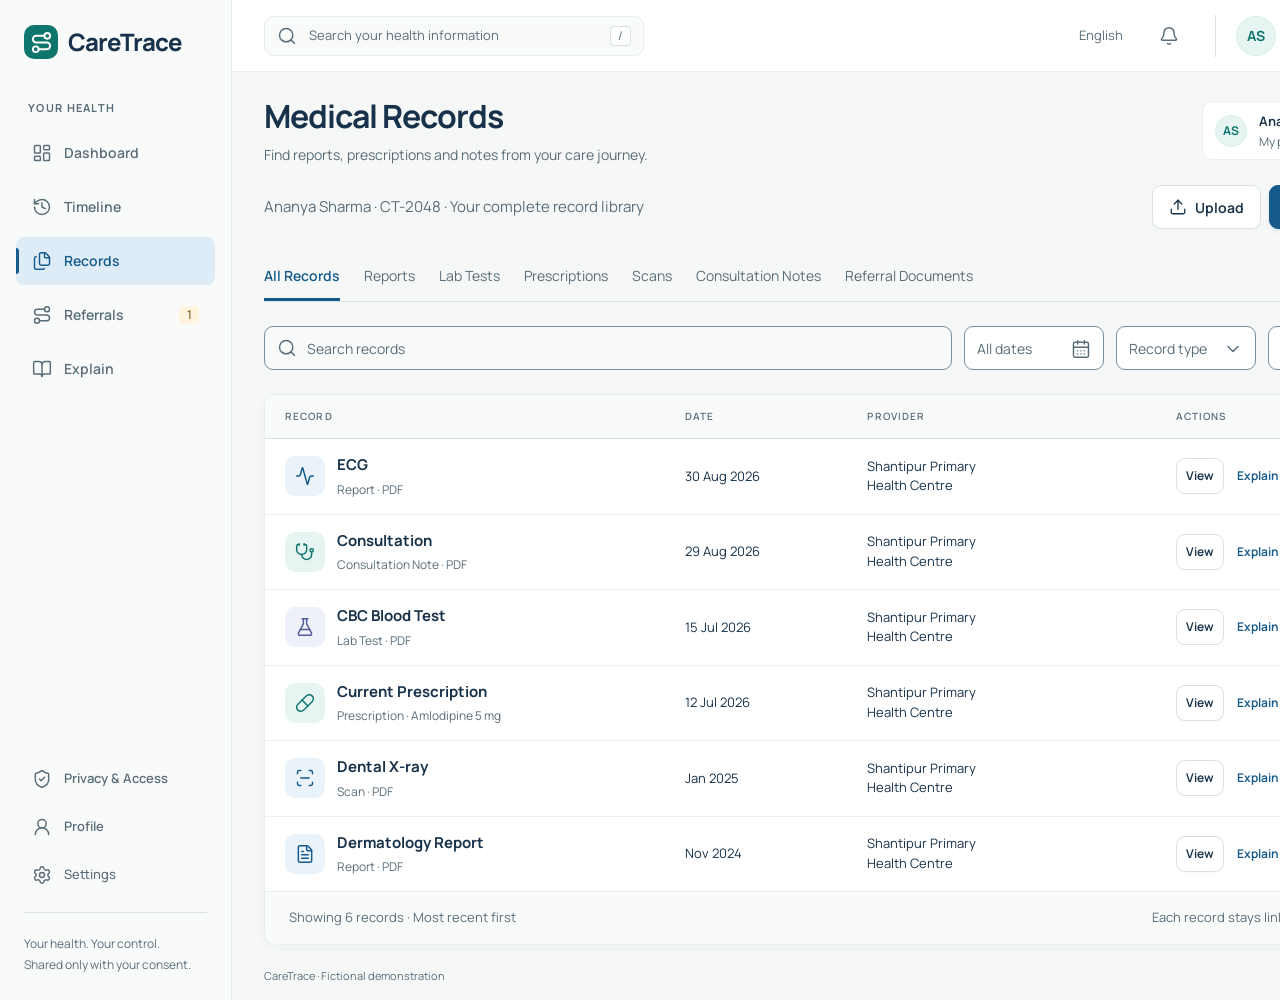
<file: pages/04-medical-records.html>
<!doctype html><html lang="en"><head><meta charset="utf-8"><meta name="viewport" content="width=device-width,initial-scale=1"><title>Medical Records · CareTrace</title><link rel="stylesheet" href="../source/styles.css"></head><body data-screen="04-medical-records"><div class="app"><aside class="sidebar"><div class="brand"><span class="brandmark"><svg data-icon="Route" viewBox="0 0 24 24" fill="none" stroke="currentColor" stroke-linecap="round" stroke-linejoin="round" aria-hidden="true"><circle cx="6" cy="19" r="3" /><path d="M9 19h8.5a3.5 3.5 0 0 0 0-7h-11a3.5 3.5 0 0 1 0-7H15" /><circle cx="18" cy="5" r="3" /></svg></span>CareTrace</div><div class="eyebrow workspace-label">Your health</div><nav><div class="nav-item "><svg data-icon="LayoutDashboard" viewBox="0 0 24 24" fill="none" stroke="currentColor" stroke-linecap="round" stroke-linejoin="round" aria-hidden="true"><rect width="7" height="9" x="3" y="3" rx="1" /><rect width="7" height="5" x="14" y="3" rx="1" /><rect width="7" height="9" x="14" y="12" rx="1" /><rect width="7" height="5" x="3" y="16" rx="1" /></svg><a href="02-patient-dashboard.html">Dashboard</a></div><div class="nav-item "><svg data-icon="History" viewBox="0 0 24 24" fill="none" stroke="currentColor" stroke-linecap="round" stroke-linejoin="round" aria-hidden="true"><path d="M3 12a9 9 0 1 0 9-9 9.75 9.75 0 0 0-6.74 2.74L3 8" /><path d="M3 3v5h5" /><path d="M12 7v5l4 2" /></svg><a href="03-medical-timeline.html">Timeline</a></div><div class="nav-item active"><svg data-icon="Files" viewBox="0 0 24 24" fill="none" stroke="currentColor" stroke-linecap="round" stroke-linejoin="round" aria-hidden="true"><path d="M15 2h-4a2 2 0 0 0-2 2v11a2 2 0 0 0 2 2h8a2 2 0 0 0 2-2V8" /><path d="M16.706 2.706A2.4 2.4 0 0 0 15 2v5a1 1 0 0 0 1 1h5a2.4 2.4 0 0 0-.706-1.706z" /><path d="M5 7a2 2 0 0 0-2 2v11a2 2 0 0 0 2 2h8a2 2 0 0 0 1.732-1" /></svg><a href="04-medical-records.html">Records</a></div><div class="nav-item "><svg data-icon="Route" viewBox="0 0 24 24" fill="none" stroke="currentColor" stroke-linecap="round" stroke-linejoin="round" aria-hidden="true"><circle cx="6" cy="19" r="3" /><path d="M9 19h8.5a3.5 3.5 0 0 0 0-7h-11a3.5 3.5 0 0 1 0-7H15" /><circle cx="18" cy="5" r="3" /></svg><a href="06-patient-consent.html">Referrals</a><span class="nav-count">1</span></div><div class="nav-item "><svg data-icon="BookOpen" viewBox="0 0 24 24" fill="none" stroke="currentColor" stroke-linecap="round" stroke-linejoin="round" aria-hidden="true"><path d="M12 7v14" /><path d="M3 18a1 1 0 0 1-1-1V4a1 1 0 0 1 1-1h5a4 4 0 0 1 4 4 4 4 0 0 1 4-4h5a1 1 0 0 1 1 1v13a1 1 0 0 1-1 1h-6a3 3 0 0 0-3 3 3 3 0 0 0-3-3z" /></svg><a href="09-ai-record-explainer.html">Explain</a></div></nav><div class="sidebar-bottom"><div class="nav-item "><svg data-icon="ShieldCheck" viewBox="0 0 24 24" fill="none" stroke="currentColor" stroke-linecap="round" stroke-linejoin="round" aria-hidden="true"><path d="M20 13c0 5-3.5 7.5-7.66 8.95a1 1 0 0 1-.67-.01C7.5 20.5 4 18 4 13V6a1 1 0 0 1 1-1c2 0 4.5-1.2 6.24-2.72a1.17 1.17 0 0 1 1.52 0C14.51 3.81 17 5 19 5a1 1 0 0 1 1 1z" /><path d="m9 12 2 2 4-4" /></svg><a href="11-privacy-access.html">Privacy & Access</a></div><div class="nav-item "><svg data-icon="UserRound" viewBox="0 0 24 24" fill="none" stroke="currentColor" stroke-linecap="round" stroke-linejoin="round" aria-hidden="true"><circle cx="12" cy="8" r="5" /><path d="M20 21a8 8 0 0 0-16 0" /></svg><a href="10-emergency-profile.html">Profile</a></div><div class="nav-item "><svg data-icon="Settings" viewBox="0 0 24 24" fill="none" stroke="currentColor" stroke-linecap="round" stroke-linejoin="round" aria-hidden="true"><path d="M9.671 4.136a2.34 2.34 0 0 1 4.659 0 2.34 2.34 0 0 0 3.319 1.915 2.34 2.34 0 0 1 2.33 4.033 2.34 2.34 0 0 0 0 3.831 2.34 2.34 0 0 1-2.33 4.033 2.34 2.34 0 0 0-3.319 1.915 2.34 2.34 0 0 1-4.659 0 2.34 2.34 0 0 0-3.32-1.915 2.34 2.34 0 0 1-2.33-4.033 2.34 2.34 0 0 0 0-3.831A2.34 2.34 0 0 1 6.35 6.051a2.34 2.34 0 0 0 3.319-1.915" /><circle cx="12" cy="12" r="3" /></svg>Settings</div><div class="sidebar-foot">Your health. Your control.<br>Shared only with your consent.</div></div></aside><div class="application"><header class="topbar"><div class="topbar-search"><svg data-icon="Search" viewBox="0 0 24 24" fill="none" stroke="currentColor" stroke-linecap="round" stroke-linejoin="round" aria-hidden="true"><path d="m21 21-4.34-4.34" /><circle cx="11" cy="11" r="8" /></svg><span>Search your health information</span><kbd>/</kbd></div><div class="row gap24"><span class="small muted">English</span><button class="icon-button" aria-label="Notifications"><svg data-icon="Bell" viewBox="0 0 24 24" fill="none" stroke="currentColor" stroke-linecap="round" stroke-linejoin="round" aria-hidden="true"><path d="M10.268 21a2 2 0 0 0 3.464 0" /><path d="M3.262 15.326A1 1 0 0 0 4 17h16a1 1 0 0 0 .74-1.673C19.41 13.956 18 12.499 18 8A6 6 0 0 0 6 8c0 4.499-1.411 5.956-2.738 7.326" /></svg></button><div class="row gap8 top-user"><span class="avatar">AS</span><div><strong class="small">Ananya Sharma</strong><div class="small muted">Patient</div></div><svg data-icon="ChevronDown" viewBox="0 0 24 24" fill="none" stroke="currentColor" stroke-linecap="round" stroke-linejoin="round" aria-hidden="true"><path d="m6 9 6 6 6-6" /></svg></div></div></header><main class="content"><div class="page-head"><div><h1>Medical Records</h1><p>Find reports, prescriptions and notes from your care journey.</p></div><div class="profile-switch"><span class="avatar">AS</span><div><strong class="small">Ananya Sharma</strong><div class="muted" style="font-size:12px">My profile · CT-2048</div></div><svg data-icon="ChevronsUpDown" viewBox="0 0 24 24" fill="none" stroke="currentColor" stroke-linecap="round" stroke-linejoin="round" aria-hidden="true"><path d="m7 15 5 5 5-5" /><path d="m7 9 5-5 5 5" /></svg></div></div>
  <div class="row between mb24"><p class="muted">Ananya Sharma · CT-2048 · Your complete record library</p><div class="row gap8"><button type="button" class="btn "><svg data-icon="Upload" viewBox="0 0 24 24" fill="none" stroke="currentColor" stroke-linecap="round" stroke-linejoin="round" aria-hidden="true"><path d="M12 3v12" /><path d="m17 8-5-5-5 5" /><path d="M21 15v4a2 2 0 0 1-2 2H5a2 2 0 0 1-2-2v-4" /></svg>Upload</button><button type="button" class="btn primary"><svg data-icon="Plus" viewBox="0 0 24 24" fill="none" stroke="currentColor" stroke-linecap="round" stroke-linejoin="round" aria-hidden="true"><path d="M5 12h14" /><path d="M12 5v14" /></svg>Add Record</button></div></div>
  <div class="tabs"><div class="tab active">All Records</div><div class="tab ">Reports</div><div class="tab ">Lab Tests</div><div class="tab ">Prescriptions</div><div class="tab ">Scans</div><div class="tab ">Consultation Notes</div><div class="tab ">Referral Documents</div></div>
  <div class="filters"><div class="field search"><svg data-icon="Search" viewBox="0 0 24 24" fill="none" stroke="currentColor" stroke-linecap="round" stroke-linejoin="round" aria-hidden="true"><path d="m21 21-4.34-4.34" /><circle cx="11" cy="11" r="8" /></svg><span>Search records</span></div><div class="field "><span>All dates</span><span class="push"><svg data-icon="CalendarDays" viewBox="0 0 24 24" fill="none" stroke="currentColor" stroke-linecap="round" stroke-linejoin="round" aria-hidden="true"><path d="M8 2v4" /><path d="M16 2v4" /><rect width="18" height="18" x="3" y="4" rx="2" /><path d="M3 10h18" /><path d="M8 14h.01" /><path d="M12 14h.01" /><path d="M16 14h.01" /><path d="M8 18h.01" /><path d="M12 18h.01" /><path d="M16 18h.01" /></svg></span></div><div class="field "><span>Record type</span><span class="push"><svg data-icon="ChevronDown" viewBox="0 0 24 24" fill="none" stroke="currentColor" stroke-linecap="round" stroke-linejoin="round" aria-hidden="true"><path d="m6 9 6 6 6-6" /></svg></span></div><div class="field "><span>All providers</span><span class="push"><svg data-icon="ChevronDown" viewBox="0 0 24 24" fill="none" stroke="currentColor" stroke-linecap="round" stroke-linejoin="round" aria-hidden="true"><path d="m6 9 6 6 6-6" /></svg></span></div></div>
  <div class="panel flush"><table class="table"><thead><tr><th>RECORD</th><th>DATE</th><th>PROVIDER</th><th>ACTIONS</th></tr></thead><tbody><tr><td><div class="row gap12"><span class="iconbox category-Activity "><svg data-icon="Activity" viewBox="0 0 24 24" fill="none" stroke="currentColor" stroke-linecap="round" stroke-linejoin="round" aria-hidden="true"><path d="M22 12h-2.48a2 2 0 0 0-1.93 1.46l-2.35 8.36a.25.25 0 0 1-.48 0L9.24 2.18a.25.25 0 0 0-.48 0l-2.35 8.36A2 2 0 0 1 4.49 12H2" /></svg></span><div><div class="record-title">ECG</div><div class="meta">Report · PDF</div></div></div></td><td style="white-space:nowrap">30 Aug 2026</td><td>Shantipur Primary<br>Health Centre</td><td><div class="record-actions"><button type="button" class="btn compact">View</button><button type="button" class="btn tertiary compact">Explain</button><details class="record-menu"><summary aria-label="More actions for ECG">⋯</summary><div><button type="button" class="btn tertiary compact">Share</button><button type="button" class="btn tertiary compact">Add to Referral</button></div></details></div></td></tr><tr><td><div class="row gap12"><span class="iconbox category-Stethoscope "><svg data-icon="Stethoscope" viewBox="0 0 24 24" fill="none" stroke="currentColor" stroke-linecap="round" stroke-linejoin="round" aria-hidden="true"><path d="M11 2v2" /><path d="M5 2v2" /><path d="M5 3H4a2 2 0 0 0-2 2v4a6 6 0 0 0 12 0V5a2 2 0 0 0-2-2h-1" /><path d="M8 15a6 6 0 0 0 12 0v-3" /><circle cx="20" cy="10" r="2" /></svg></span><div><div class="record-title">Consultation</div><div class="meta">Consultation Note · PDF</div></div></div></td><td style="white-space:nowrap">29 Aug 2026</td><td>Shantipur Primary<br>Health Centre</td><td><div class="record-actions"><button type="button" class="btn compact">View</button><button type="button" class="btn tertiary compact">Explain</button><details class="record-menu"><summary aria-label="More actions for Consultation">⋯</summary><div><button type="button" class="btn tertiary compact">Share</button><button type="button" class="btn tertiary compact">Add to Referral</button></div></details></div></td></tr><tr><td><div class="row gap12"><span class="iconbox category-FlaskConical "><svg data-icon="FlaskConical" viewBox="0 0 24 24" fill="none" stroke="currentColor" stroke-linecap="round" stroke-linejoin="round" aria-hidden="true"><path d="M14 2v6a2 2 0 0 0 .245.96l5.51 10.08A2 2 0 0 1 18 22H6a2 2 0 0 1-1.755-2.96l5.51-10.08A2 2 0 0 0 10 8V2" /><path d="M6.453 15h11.094" /><path d="M8.5 2h7" /></svg></span><div><div class="record-title">CBC Blood Test</div><div class="meta">Lab Test · PDF</div></div></div></td><td style="white-space:nowrap">15 Jul 2026</td><td>Shantipur Primary<br>Health Centre</td><td><div class="record-actions"><button type="button" class="btn compact">View</button><button type="button" class="btn tertiary compact">Explain</button><details class="record-menu"><summary aria-label="More actions for CBC">⋯</summary><div><button type="button" class="btn tertiary compact">Share</button><button type="button" class="btn tertiary compact">Add to Referral</button></div></details></div></td></tr><tr><td><div class="row gap12"><span class="iconbox category-Pill "><svg data-icon="Pill" viewBox="0 0 24 24" fill="none" stroke="currentColor" stroke-linecap="round" stroke-linejoin="round" aria-hidden="true"><path d="m10.5 20.5 10-10a4.95 4.95 0 1 0-7-7l-10 10a4.95 4.95 0 1 0 7 7Z" /><path d="m8.5 8.5 7 7" /></svg></span><div><div class="record-title">Current Prescription</div><div class="meta">Prescription · Amlodipine 5 mg</div></div></div></td><td style="white-space:nowrap">12 Jul 2026</td><td>Shantipur Primary<br>Health Centre</td><td><div class="record-actions"><button type="button" class="btn compact">View</button><button type="button" class="btn tertiary compact">Explain</button><details class="record-menu"><summary aria-label="More actions for Current Prescription">⋯</summary><div><button type="button" class="btn tertiary compact">Share</button><button type="button" class="btn tertiary compact">Add to Referral</button></div></details></div></td></tr><tr><td><div class="row gap12"><span class="iconbox category-ScanLine "><svg data-icon="ScanLine" viewBox="0 0 24 24" fill="none" stroke="currentColor" stroke-linecap="round" stroke-linejoin="round" aria-hidden="true"><path d="M3 7V5a2 2 0 0 1 2-2h2" /><path d="M17 3h2a2 2 0 0 1 2 2v2" /><path d="M21 17v2a2 2 0 0 1-2 2h-2" /><path d="M7 21H5a2 2 0 0 1-2-2v-2" /><path d="M7 12h10" /></svg></span><div><div class="record-title">Dental X-ray</div><div class="meta">Scan · PDF</div></div></div></td><td style="white-space:nowrap">Jan 2025</td><td>Shantipur Primary<br>Health Centre</td><td><div class="record-actions"><button type="button" class="btn compact">View</button><button type="button" class="btn tertiary compact">Explain</button><details class="record-menu"><summary aria-label="More actions for Dental X-ray">⋯</summary><div><button type="button" class="btn tertiary compact">Share</button><button type="button" class="btn tertiary compact">Add to Referral</button></div></details></div></td></tr><tr><td><div class="row gap12"><span class="iconbox category-FileText "><svg data-icon="FileText" viewBox="0 0 24 24" fill="none" stroke="currentColor" stroke-linecap="round" stroke-linejoin="round" aria-hidden="true"><path d="M6 22a2 2 0 0 1-2-2V4a2 2 0 0 1 2-2h8a2.4 2.4 0 0 1 1.704.706l3.588 3.588A2.4 2.4 0 0 1 20 8v12a2 2 0 0 1-2 2z" /><path d="M14 2v5a1 1 0 0 0 1 1h5" /><path d="M10 9H8" /><path d="M16 13H8" /><path d="M16 17H8" /></svg></span><div><div class="record-title">Dermatology Report</div><div class="meta">Report · PDF</div></div></div></td><td style="white-space:nowrap">Nov 2024</td><td>Shantipur Primary<br>Health Centre</td><td><div class="record-actions"><button type="button" class="btn compact">View</button><button type="button" class="btn tertiary compact">Explain</button><details class="record-menu"><summary aria-label="More actions for Dermatology Report">⋯</summary><div><button type="button" class="btn tertiary compact">Share</button><button type="button" class="btn tertiary compact">Add to Referral</button></div></details></div></td></tr></tbody></table><div class="panel-foot row between"><span class="small muted">Showing 6 records · Most recent first</span><span class="small muted">Each record stays linked to its source.</span></div></div>
  </main></div><footer class="screen-foot"><span>CareTrace · Fictional demonstration</span><span>02 Sep 2026 · 09:16 IST</span></footer></div></body></html>
</file>
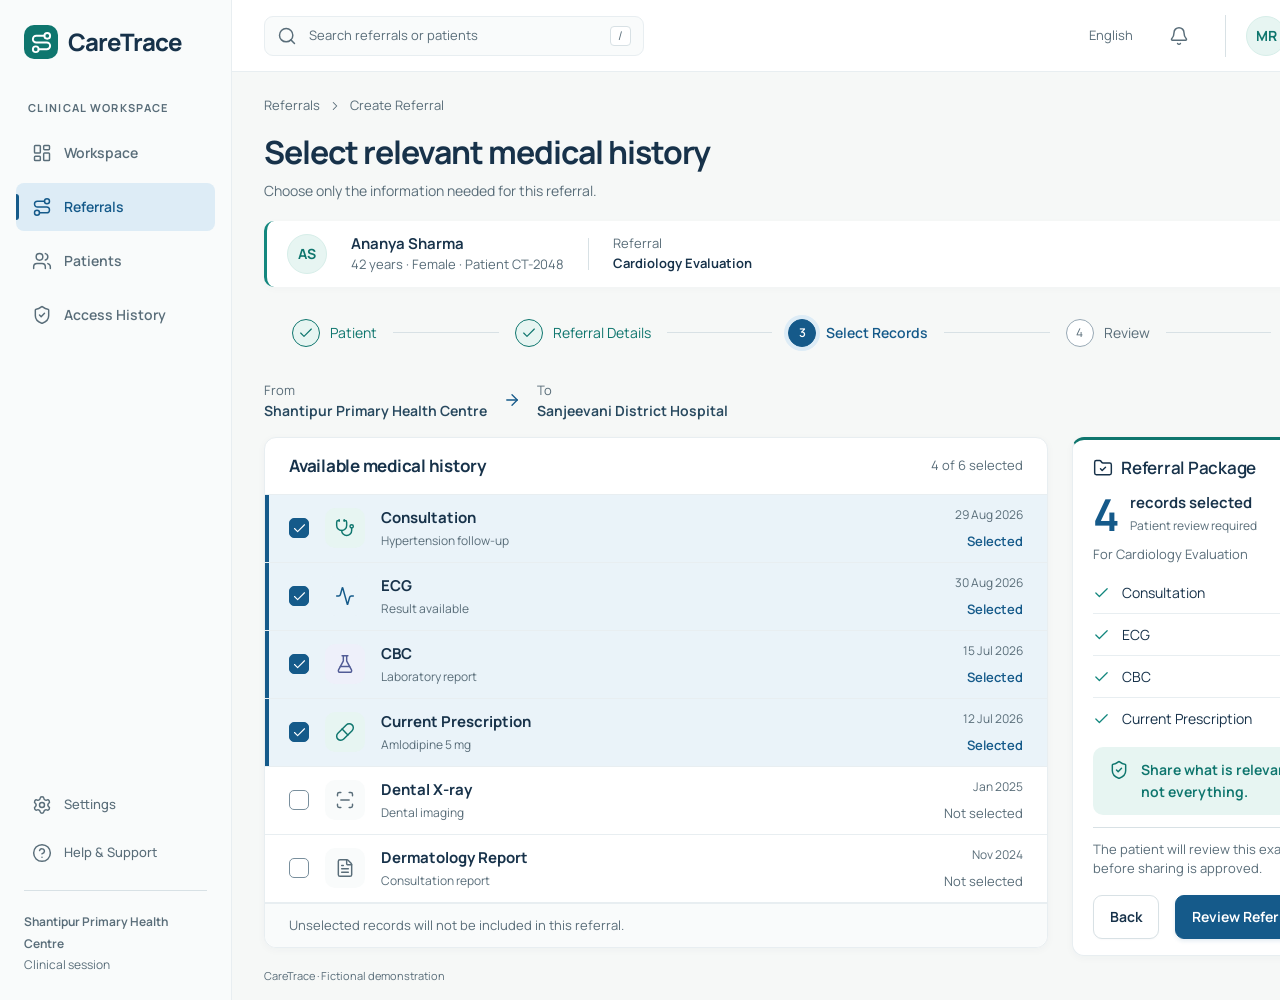
<file: pages/05-select-records.html>
<!doctype html><html lang="en"><head><meta charset="utf-8"><meta name="viewport" content="width=device-width,initial-scale=1"><title>Select Records for Referral · CareTrace</title><link rel="stylesheet" href="../source/styles.css"></head><body data-screen="05-select-records"><div class="app"><aside class="sidebar"><div class="brand"><span class="brandmark"><svg data-icon="Route" viewBox="0 0 24 24" fill="none" stroke="currentColor" stroke-linecap="round" stroke-linejoin="round" aria-hidden="true"><circle cx="6" cy="19" r="3" /><path d="M9 19h8.5a3.5 3.5 0 0 0 0-7h-11a3.5 3.5 0 0 1 0-7H15" /><circle cx="18" cy="5" r="3" /></svg></span>CareTrace</div><div class="eyebrow workspace-label">Clinical workspace</div><nav><div class="nav-item "><svg data-icon="LayoutDashboard" viewBox="0 0 24 24" fill="none" stroke="currentColor" stroke-linecap="round" stroke-linejoin="round" aria-hidden="true"><rect width="7" height="9" x="3" y="3" rx="1" /><rect width="7" height="5" x="14" y="3" rx="1" /><rect width="7" height="9" x="14" y="12" rx="1" /><rect width="7" height="5" x="3" y="16" rx="1" /></svg><a href="08-doctor-workspace.html">Workspace</a></div><div class="nav-item active"><svg data-icon="Route" viewBox="0 0 24 24" fill="none" stroke="currentColor" stroke-linecap="round" stroke-linejoin="round" aria-hidden="true"><circle cx="6" cy="19" r="3" /><path d="M9 19h8.5a3.5 3.5 0 0 0 0-7h-11a3.5 3.5 0 0 1 0-7H15" /><circle cx="18" cy="5" r="3" /></svg><a href="05-select-records.html">Referrals</a></div><div class="nav-item "><svg data-icon="Users" viewBox="0 0 24 24" fill="none" stroke="currentColor" stroke-linecap="round" stroke-linejoin="round" aria-hidden="true"><path d="M16 21v-2a4 4 0 0 0-4-4H6a4 4 0 0 0-4 4v2" /><path d="M16 3.128a4 4 0 0 1 0 7.744" /><path d="M22 21v-2a4 4 0 0 0-3-3.87" /><circle cx="9" cy="7" r="4" /></svg><a href="08-doctor-workspace.html">Patients</a></div><div class="nav-item "><svg data-icon="ShieldCheck" viewBox="0 0 24 24" fill="none" stroke="currentColor" stroke-linecap="round" stroke-linejoin="round" aria-hidden="true"><path d="M20 13c0 5-3.5 7.5-7.66 8.95a1 1 0 0 1-.67-.01C7.5 20.5 4 18 4 13V6a1 1 0 0 1 1-1c2 0 4.5-1.2 6.24-2.72a1.17 1.17 0 0 1 1.52 0C14.51 3.81 17 5 19 5a1 1 0 0 1 1 1z" /><path d="m9 12 2 2 4-4" /></svg><a href="11-privacy-access.html">Access History</a></div></nav><div class="sidebar-bottom"><div class="nav-item "><svg data-icon="Settings" viewBox="0 0 24 24" fill="none" stroke="currentColor" stroke-linecap="round" stroke-linejoin="round" aria-hidden="true"><path d="M9.671 4.136a2.34 2.34 0 0 1 4.659 0 2.34 2.34 0 0 0 3.319 1.915 2.34 2.34 0 0 1 2.33 4.033 2.34 2.34 0 0 0 0 3.831 2.34 2.34 0 0 1-2.33 4.033 2.34 2.34 0 0 0-3.319 1.915 2.34 2.34 0 0 1-4.659 0 2.34 2.34 0 0 0-3.32-1.915 2.34 2.34 0 0 1-2.33-4.033 2.34 2.34 0 0 0 0-3.831A2.34 2.34 0 0 1 6.35 6.051a2.34 2.34 0 0 0 3.319-1.915" /><circle cx="12" cy="12" r="3" /></svg>Settings</div><div class="nav-item "><svg data-icon="CircleHelp" viewBox="0 0 24 24" fill="none" stroke="currentColor" stroke-linecap="round" stroke-linejoin="round" aria-hidden="true"><circle cx="12" cy="12" r="10" /><path d="M9.09 9a3 3 0 0 1 5.83 1c0 2-3 3-3 3" /><path d="M12 17h.01" /></svg>Help & Support</div><div class="sidebar-foot"><strong>Shantipur Primary Health Centre</strong><br>Clinical session</div></div></aside><div class="application"><header class="topbar"><div class="topbar-search"><svg data-icon="Search" viewBox="0 0 24 24" fill="none" stroke="currentColor" stroke-linecap="round" stroke-linejoin="round" aria-hidden="true"><path d="m21 21-4.34-4.34" /><circle cx="11" cy="11" r="8" /></svg><span>Search referrals or patients</span><kbd>/</kbd></div><div class="row gap24"><span class="small muted">English</span><button class="icon-button" aria-label="Notifications"><svg data-icon="Bell" viewBox="0 0 24 24" fill="none" stroke="currentColor" stroke-linecap="round" stroke-linejoin="round" aria-hidden="true"><path d="M10.268 21a2 2 0 0 0 3.464 0" /><path d="M3.262 15.326A1 1 0 0 0 4 17h16a1 1 0 0 0 .74-1.673C19.41 13.956 18 12.499 18 8A6 6 0 0 0 6 8c0 4.499-1.411 5.956-2.738 7.326" /></svg></button><div class="row gap8 top-user"><span class="avatar">MR</span><div><strong class="small">Dr. Meera Rao</strong><div class="small muted">Clinician</div></div><svg data-icon="ChevronDown" viewBox="0 0 24 24" fill="none" stroke="currentColor" stroke-linecap="round" stroke-linejoin="round" aria-hidden="true"><path d="m6 9 6 6 6-6" /></svg></div></div></header><main class="content"><div class="breadcrumb">Referrals <svg data-icon="ChevronRight" viewBox="0 0 24 24" fill="none" stroke="currentColor" stroke-linecap="round" stroke-linejoin="round" aria-hidden="true"><path d="m9 18 6-6-6-6" /></svg> Create Referral</div><div class="page-head"><div><h1>Select relevant medical history</h1><p>Choose only the information needed for this referral.</p></div></div>
  <div class="identity-strip"><span class="avatar">AS</span><div><strong>Ananya Sharma</strong><div class="identity-meta">42 years · Female · Patient CT-2048</div></div><span class="divider"></span><div class="identity-meta">Referral<strong style="display:block;color:var(--ink)">Cardiology Evaluation</strong></div><div class="push"><span class="chip neutral">Draft referral</span></div></div>
  <div class="stepper"><div class="step done"><span class="step-num"><svg data-icon="Check" viewBox="0 0 24 24" fill="none" stroke="currentColor" stroke-linecap="round" stroke-linejoin="round" aria-hidden="true"><path d="M20 6 9 17l-5-5" /></svg></span>Patient</div><span class="step-line"></span><div class="step done"><span class="step-num"><svg data-icon="Check" viewBox="0 0 24 24" fill="none" stroke="currentColor" stroke-linecap="round" stroke-linejoin="round" aria-hidden="true"><path d="M20 6 9 17l-5-5" /></svg></span>Referral Details</div><span class="step-line"></span><div class="step current"><span class="step-num">3</span>Select Records</div><span class="step-line"></span><div class="step "><span class="step-num">4</span>Review</div><span class="step-line"></span><div class="step "><span class="step-num">5</span>Consent</div></div>
  <div class="row between mb24"><div class="route"><span><small class="muted">From</small><br><strong>Shantipur Primary Health Centre</strong></span><svg data-icon="ArrowRight" viewBox="0 0 24 24" fill="none" stroke="currentColor" stroke-linecap="round" stroke-linejoin="round" aria-hidden="true"><path d="M5 12h14" /><path d="m12 5 7 7-7 7" /></svg><span><small class="muted">To</small><br><strong>Sanjeevani District Hospital</strong></span></div><span class="small muted">Routine · CT-RF-1042</span></div>
  <div class="split"><section class="panel flush"><div class="panel-head"><h3>Available medical history</h3><span class="small muted">4 of 6 selected</span></div><div class="select-row selected"><span class="check checked" role="checkbox" aria-checked="true"><svg data-icon="Check" viewBox="0 0 24 24" fill="none" stroke="currentColor" stroke-linecap="round" stroke-linejoin="round" aria-hidden="true"><path d="M20 6 9 17l-5-5" /></svg></span><span class="iconbox category-Stethoscope "><svg data-icon="Stethoscope" viewBox="0 0 24 24" fill="none" stroke="currentColor" stroke-linecap="round" stroke-linejoin="round" aria-hidden="true"><path d="M11 2v2" /><path d="M5 2v2" /><path d="M5 3H4a2 2 0 0 0-2 2v4a6 6 0 0 0 12 0V5a2 2 0 0 0-2-2h-1" /><path d="M8 15a6 6 0 0 0 12 0v-3" /><circle cx="20" cy="10" r="2" /></svg></span><div class="grow"><strong>Consultation</strong><p>Hypertension follow-up</p></div><div class="date">29 Aug 2026<div class="small mt8"><span class="link">Selected</span></div></div></div><div class="select-row selected"><span class="check checked" role="checkbox" aria-checked="true"><svg data-icon="Check" viewBox="0 0 24 24" fill="none" stroke="currentColor" stroke-linecap="round" stroke-linejoin="round" aria-hidden="true"><path d="M20 6 9 17l-5-5" /></svg></span><span class="iconbox category-Activity "><svg data-icon="Activity" viewBox="0 0 24 24" fill="none" stroke="currentColor" stroke-linecap="round" stroke-linejoin="round" aria-hidden="true"><path d="M22 12h-2.48a2 2 0 0 0-1.93 1.46l-2.35 8.36a.25.25 0 0 1-.48 0L9.24 2.18a.25.25 0 0 0-.48 0l-2.35 8.36A2 2 0 0 1 4.49 12H2" /></svg></span><div class="grow"><strong>ECG</strong><p>Result available</p></div><div class="date">30 Aug 2026<div class="small mt8"><span class="link">Selected</span></div></div></div><div class="select-row selected"><span class="check checked" role="checkbox" aria-checked="true"><svg data-icon="Check" viewBox="0 0 24 24" fill="none" stroke="currentColor" stroke-linecap="round" stroke-linejoin="round" aria-hidden="true"><path d="M20 6 9 17l-5-5" /></svg></span><span class="iconbox category-FlaskConical "><svg data-icon="FlaskConical" viewBox="0 0 24 24" fill="none" stroke="currentColor" stroke-linecap="round" stroke-linejoin="round" aria-hidden="true"><path d="M14 2v6a2 2 0 0 0 .245.96l5.51 10.08A2 2 0 0 1 18 22H6a2 2 0 0 1-1.755-2.96l5.51-10.08A2 2 0 0 0 10 8V2" /><path d="M6.453 15h11.094" /><path d="M8.5 2h7" /></svg></span><div class="grow"><strong>CBC</strong><p>Laboratory report</p></div><div class="date">15 Jul 2026<div class="small mt8"><span class="link">Selected</span></div></div></div><div class="select-row selected"><span class="check checked" role="checkbox" aria-checked="true"><svg data-icon="Check" viewBox="0 0 24 24" fill="none" stroke="currentColor" stroke-linecap="round" stroke-linejoin="round" aria-hidden="true"><path d="M20 6 9 17l-5-5" /></svg></span><span class="iconbox category-Pill "><svg data-icon="Pill" viewBox="0 0 24 24" fill="none" stroke="currentColor" stroke-linecap="round" stroke-linejoin="round" aria-hidden="true"><path d="m10.5 20.5 10-10a4.95 4.95 0 1 0-7-7l-10 10a4.95 4.95 0 1 0 7 7Z" /><path d="m8.5 8.5 7 7" /></svg></span><div class="grow"><strong>Current Prescription</strong><p>Amlodipine 5 mg</p></div><div class="date">12 Jul 2026<div class="small mt8"><span class="link">Selected</span></div></div></div><div class="select-row "><span class="check " role="checkbox" aria-checked="false"></span><span class="iconbox category-ScanLine "><svg data-icon="ScanLine" viewBox="0 0 24 24" fill="none" stroke="currentColor" stroke-linecap="round" stroke-linejoin="round" aria-hidden="true"><path d="M3 7V5a2 2 0 0 1 2-2h2" /><path d="M17 3h2a2 2 0 0 1 2 2v2" /><path d="M21 17v2a2 2 0 0 1-2 2h-2" /><path d="M7 21H5a2 2 0 0 1-2-2v-2" /><path d="M7 12h10" /></svg></span><div class="grow"><strong>Dental X-ray</strong><p>Dental imaging</p></div><div class="date">Jan 2025<div class="small mt8">Not selected</div></div></div><div class="select-row "><span class="check " role="checkbox" aria-checked="false"></span><span class="iconbox category-FileText "><svg data-icon="FileText" viewBox="0 0 24 24" fill="none" stroke="currentColor" stroke-linecap="round" stroke-linejoin="round" aria-hidden="true"><path d="M6 22a2 2 0 0 1-2-2V4a2 2 0 0 1 2-2h8a2.4 2.4 0 0 1 1.704.706l3.588 3.588A2.4 2.4 0 0 1 20 8v12a2 2 0 0 1-2 2z" /><path d="M14 2v5a1 1 0 0 0 1 1h5" /><path d="M10 9H8" /><path d="M16 13H8" /><path d="M16 17H8" /></svg></span><div class="grow"><strong>Dermatology Report</strong><p>Consultation report</p></div><div class="date">Nov 2024<div class="small mt8">Not selected</div></div></div><div class="panel-foot small muted">Unselected records will not be included in this referral.</div></section><aside class="panel package"><div class="row gap8"><svg data-icon="FolderCheck" viewBox="0 0 24 24" fill="none" stroke="currentColor" stroke-linecap="round" stroke-linejoin="round" aria-hidden="true"><path d="M20 20a2 2 0 0 0 2-2V8a2 2 0 0 0-2-2h-7.9a2 2 0 0 1-1.69-.9L9.6 3.9A2 2 0 0 0 7.93 3H4a2 2 0 0 0-2 2v13a2 2 0 0 0 2 2Z" /><path d="m9 13 2 2 4-4" /></svg><h3>Referral Package</h3></div><div class="package-count mt16"><strong>4</strong><span>records selected<br><small>Patient review required</small></span></div><p class="small muted mt8">For Cardiology Evaluation</p><ul class="package-list"><li><svg data-icon="Check" viewBox="0 0 24 24" fill="none" stroke="currentColor" stroke-linecap="round" stroke-linejoin="round" aria-hidden="true"><path d="M20 6 9 17l-5-5" /></svg><div>Consultation</div></li><li><svg data-icon="Check" viewBox="0 0 24 24" fill="none" stroke="currentColor" stroke-linecap="round" stroke-linejoin="round" aria-hidden="true"><path d="M20 6 9 17l-5-5" /></svg><div>ECG</div></li><li><svg data-icon="Check" viewBox="0 0 24 24" fill="none" stroke="currentColor" stroke-linecap="round" stroke-linejoin="round" aria-hidden="true"><path d="M20 6 9 17l-5-5" /></svg><div>CBC</div></li><li><svg data-icon="Check" viewBox="0 0 24 24" fill="none" stroke="currentColor" stroke-linecap="round" stroke-linejoin="round" aria-hidden="true"><path d="M20 6 9 17l-5-5" /></svg><div>Current Prescription</div></li></ul><div class="notice teal"><svg data-icon="ShieldCheck" viewBox="0 0 24 24" fill="none" stroke="currentColor" stroke-linecap="round" stroke-linejoin="round" aria-hidden="true"><path d="M20 13c0 5-3.5 7.5-7.66 8.95a1 1 0 0 1-.67-.01C7.5 20.5 4 18 4 13V6a1 1 0 0 1 1-1c2 0 4.5-1.2 6.24-2.72a1.17 1.17 0 0 1 1.52 0C14.51 3.81 17 5 19 5a1 1 0 0 1 1 1z" /><path d="m9 12 2 2 4-4" /></svg><div><strong>Share what is relevant,<br>not everything.</strong></div></div><div class="side-note">The patient will review this exact package before sharing is approved.</div><div class="row mt24"><button type="button" class="btn ">Back</button><button type="button" class="btn primary">Review Referral</button></div></aside></div></main></div><footer class="screen-foot"><span>CareTrace · Fictional demonstration</span><span>02 Sep 2026 · 09:12 IST</span></footer></div></body></html>
</file>
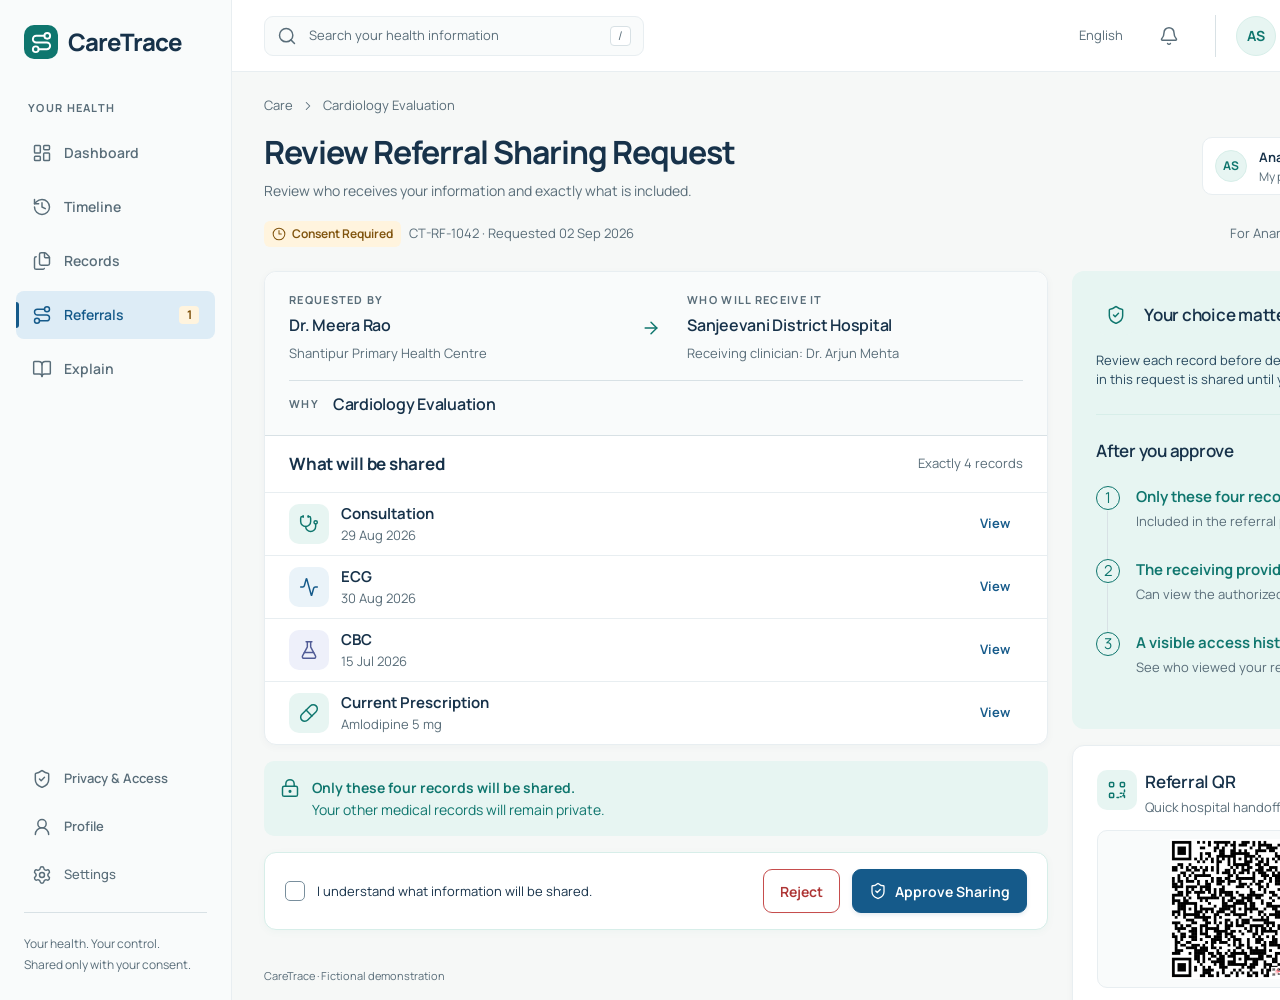
<file: pages/06-patient-consent.html>
<!doctype html>
<html lang="en">

<head>
  <meta charset="utf-8">
  <meta name="viewport" content="width=device-width,initial-scale=1">
  <title>Patient Consent · CareTrace</title>
  <link rel="stylesheet" href="../source/styles.css">
  <style>
    body[data-screen="06-patient-consent"] .split>aside.stack {
      gap: 16px
    }

    .referral-qr-card {
      display: flex;
      flex-direction: column;
      gap: 12px
    }

    .referral-qr-head {
      display: flex;
      align-items: flex-start;
      justify-content: space-between;
      gap: 12px
    }

    .referral-qr-head .row {
      align-items: flex-start
    }

    .referral-qr-head h3 {
      margin: 0 0 4px
    }

    .referral-qr-head p {
      margin: 0
    }

    .referral-qr-card .chip {
      white-space: nowrap;
      align-self: flex-start
    }

    .referral-qr-shell {
      display: flex;
      align-items: center;
      justify-content: center;
      padding: 8px;
      border: 1px solid var(--line-soft);
      border-radius: 10px;
      background: var(--surface-soft)
    }

    .referral-qr-shell img {
      display: block;
      width: min(100%, 140px);
      aspect-ratio: 1;
      object-fit: contain;
      background: #fff
    }

    .referral-qr-meta {
      display: grid;
      grid-template-columns: repeat(2, minmax(0, 1fr));
      gap: 8px
    }

    .referral-qr-meta-item {
      padding: 8px 10px;
      border: 1px solid var(--line-soft);
      border-radius: 8px;
      background: var(--surface-soft)
    }

    .referral-qr-meta-item strong {
      display: block;
      margin-top: 3px;
      font-size: 13px;
      line-height: 1.35
    }

    @media (max-width:1200px) {
      .referral-qr-meta {
        grid-template-columns: 1fr
      }
    }
  </style>
</head>

<body data-screen="06-patient-consent">
  <div class="app">
    <aside class="sidebar">
      <div class="brand"><span class="brandmark"><svg data-icon="Route" viewBox="0 0 24 24" fill="none"
            stroke="currentColor" stroke-linecap="round" stroke-linejoin="round" aria-hidden="true">
            <circle cx="6" cy="19" r="3" />
            <path d="M9 19h8.5a3.5 3.5 0 0 0 0-7h-11a3.5 3.5 0 0 1 0-7H15" />
            <circle cx="18" cy="5" r="3" />
          </svg></span>CareTrace</div>
      <div class="eyebrow workspace-label">Your health</div>
      <nav>
        <div class="nav-item "><svg data-icon="LayoutDashboard" viewBox="0 0 24 24" fill="none" stroke="currentColor"
            stroke-linecap="round" stroke-linejoin="round" aria-hidden="true">
            <rect width="7" height="9" x="3" y="3" rx="1" />
            <rect width="7" height="5" x="14" y="3" rx="1" />
            <rect width="7" height="9" x="14" y="12" rx="1" />
            <rect width="7" height="5" x="3" y="16" rx="1" />
          </svg><a href="02-patient-dashboard.html">Dashboard</a></div>
        <div class="nav-item "><svg data-icon="History" viewBox="0 0 24 24" fill="none" stroke="currentColor"
            stroke-linecap="round" stroke-linejoin="round" aria-hidden="true">
            <path d="M3 12a9 9 0 1 0 9-9 9.75 9.75 0 0 0-6.74 2.74L3 8" />
            <path d="M3 3v5h5" />
            <path d="M12 7v5l4 2" />
          </svg><a href="03-medical-timeline.html">Timeline</a></div>
        <div class="nav-item "><svg data-icon="Files" viewBox="0 0 24 24" fill="none" stroke="currentColor"
            stroke-linecap="round" stroke-linejoin="round" aria-hidden="true">
            <path d="M15 2h-4a2 2 0 0 0-2 2v11a2 2 0 0 0 2 2h8a2 2 0 0 0 2-2V8" />
            <path d="M16.706 2.706A2.4 2.4 0 0 0 15 2v5a1 1 0 0 0 1 1h5a2.4 2.4 0 0 0-.706-1.706z" />
            <path d="M5 7a2 2 0 0 0-2 2v11a2 2 0 0 0 2 2h8a2 2 0 0 0 1.732-1" />
          </svg><a href="04-medical-records.html">Records</a></div>
        <div class="nav-item active"><svg data-icon="Route" viewBox="0 0 24 24" fill="none" stroke="currentColor"
            stroke-linecap="round" stroke-linejoin="round" aria-hidden="true">
            <circle cx="6" cy="19" r="3" />
            <path d="M9 19h8.5a3.5 3.5 0 0 0 0-7h-11a3.5 3.5 0 0 1 0-7H15" />
            <circle cx="18" cy="5" r="3" />
          </svg><a href="06-patient-consent.html">Referrals</a><span class="nav-count">1</span></div>
        <div class="nav-item "><svg data-icon="BookOpen" viewBox="0 0 24 24" fill="none" stroke="currentColor"
            stroke-linecap="round" stroke-linejoin="round" aria-hidden="true">
            <path d="M12 7v14" />
            <path
              d="M3 18a1 1 0 0 1-1-1V4a1 1 0 0 1 1-1h5a4 4 0 0 1 4 4 4 4 0 0 1 4-4h5a1 1 0 0 1 1 1v13a1 1 0 0 1-1 1h-6a3 3 0 0 0-3 3 3 3 0 0 0-3-3z" />
          </svg><a href="09-ai-record-explainer.html">Explain</a></div>
      </nav>
      <div class="sidebar-bottom">
        <div class="nav-item "><svg data-icon="ShieldCheck" viewBox="0 0 24 24" fill="none" stroke="currentColor"
            stroke-linecap="round" stroke-linejoin="round" aria-hidden="true">
            <path
              d="M20 13c0 5-3.5 7.5-7.66 8.95a1 1 0 0 1-.67-.01C7.5 20.5 4 18 4 13V6a1 1 0 0 1 1-1c2 0 4.5-1.2 6.24-2.72a1.17 1.17 0 0 1 1.52 0C14.51 3.81 17 5 19 5a1 1 0 0 1 1 1z" />
            <path d="m9 12 2 2 4-4" />
          </svg><a href="11-privacy-access.html">Privacy & Access</a></div>
        <div class="nav-item "><svg data-icon="UserRound" viewBox="0 0 24 24" fill="none" stroke="currentColor"
            stroke-linecap="round" stroke-linejoin="round" aria-hidden="true">
            <circle cx="12" cy="8" r="5" />
            <path d="M20 21a8 8 0 0 0-16 0" />
          </svg><a href="10-emergency-profile.html">Profile</a></div>
        <div class="nav-item "><svg data-icon="Settings" viewBox="0 0 24 24" fill="none" stroke="currentColor"
            stroke-linecap="round" stroke-linejoin="round" aria-hidden="true">
            <path
              d="M9.671 4.136a2.34 2.34 0 0 1 4.659 0 2.34 2.34 0 0 0 3.319 1.915 2.34 2.34 0 0 1 2.33 4.033 2.34 2.34 0 0 0 0 3.831 2.34 2.34 0 0 1-2.33 4.033 2.34 2.34 0 0 0-3.319 1.915 2.34 2.34 0 0 1-4.659 0 2.34 2.34 0 0 0-3.32-1.915 2.34 2.34 0 0 1-2.33-4.033 2.34 2.34 0 0 0 0-3.831A2.34 2.34 0 0 1 6.35 6.051a2.34 2.34 0 0 0 3.319-1.915" />
            <circle cx="12" cy="12" r="3" />
          </svg>Settings</div>
        <div class="sidebar-foot">Your health. Your control.<br>Shared only with your consent.</div>
      </div>
    </aside>
    <div class="application">
      <header class="topbar">
        <div class="topbar-search"><svg data-icon="Search" viewBox="0 0 24 24" fill="none" stroke="currentColor"
            stroke-linecap="round" stroke-linejoin="round" aria-hidden="true">
            <path d="m21 21-4.34-4.34" />
            <circle cx="11" cy="11" r="8" />
          </svg><span>Search your health information</span><kbd>/</kbd></div>
        <div class="row gap24"><span class="small muted">English</span><button class="icon-button"
            aria-label="Notifications"><svg data-icon="Bell" viewBox="0 0 24 24" fill="none" stroke="currentColor"
              stroke-linecap="round" stroke-linejoin="round" aria-hidden="true">
              <path d="M10.268 21a2 2 0 0 0 3.464 0" />
              <path
                d="M3.262 15.326A1 1 0 0 0 4 17h16a1 1 0 0 0 .74-1.673C19.41 13.956 18 12.499 18 8A6 6 0 0 0 6 8c0 4.499-1.411 5.956-2.738 7.326" />
            </svg></button>
          <div class="row gap8 top-user"><span class="avatar">AS</span>
            <div><strong class="small">Ananya Sharma</strong>
              <div class="small muted">Patient</div>
            </div><svg data-icon="ChevronDown" viewBox="0 0 24 24" fill="none" stroke="currentColor"
              stroke-linecap="round" stroke-linejoin="round" aria-hidden="true">
              <path d="m6 9 6 6 6-6" />
            </svg>
          </div>
        </div>
      </header>
      <main class="content">
        <div class="breadcrumb">Care <svg data-icon="ChevronRight" viewBox="0 0 24 24" fill="none" stroke="currentColor"
            stroke-linecap="round" stroke-linejoin="round" aria-hidden="true">
            <path d="m9 18 6-6-6-6" />
          </svg> Cardiology Evaluation</div>
        <div class="page-head">
          <div>
            <h1>Review Referral Sharing Request</h1>
            <p>Review who receives your information and exactly what is included.</p>
          </div>
          <div class="profile-switch"><span class="avatar">AS</span>
            <div><strong class="small">Ananya Sharma</strong>
              <div class="muted" style="font-size:12px">My profile · CT-2048</div>
            </div><svg data-icon="ChevronsUpDown" viewBox="0 0 24 24" fill="none" stroke="currentColor"
              stroke-linecap="round" stroke-linejoin="round" aria-hidden="true">
              <path d="m7 15 5 5 5-5" />
              <path d="m7 9 5-5 5 5" />
            </svg>
          </div>
        </div>
        <div class="row between mb24">
          <div class="row gap8"><span class="chip amber"><svg data-icon="Clock3" viewBox="0 0 24 24" fill="none"
                stroke="currentColor" stroke-linecap="round" stroke-linejoin="round" aria-hidden="true">
                <circle cx="12" cy="12" r="10" />
                <path d="M12 6v6h4" />
              </svg>Consent Required</span><span class="small muted">CT-RF-1042 · Requested 02 Sep 2026</span></div>
          <span class="small muted">For Ananya Sharma · CT-2048</span>
        </div>
        <div class="split">
          <section class="stack16">
            <div class="panel flush">
              <div class="consent-summary">
                <div>
                  <div class="eyebrow">Requested by</div>
                  <h3>Dr. Meera Rao</h3>
                  <p class="small muted mt8">Shantipur Primary Health Centre</p>
                </div><span class="consent-route-arrow"><svg data-icon="ArrowRight" viewBox="0 0 24 24" fill="none"
                    stroke="currentColor" stroke-linecap="round" stroke-linejoin="round" aria-hidden="true">
                    <path d="M5 12h14" />
                    <path d="m12 5 7 7-7 7" />
                  </svg></span>
                <div>
                  <div class="eyebrow">Who will receive it</div>
                  <h3>Sanjeevani District Hospital</h3>
                  <p class="small muted mt8">Receiving clinician: Dr. Arjun Mehta</p>
                </div>
                <div class="wide">
                  <div class="eyebrow">Why</div>
                  <h3>Cardiology Evaluation</h3>
                </div>
              </div>
              <div class="panel-head">
                <h3>What will be shared</h3><span class="small muted">Exactly 4 records</span>
              </div>
              <div class="consent-row"><span class="iconbox category-Stethoscope "><svg data-icon="Stethoscope"
                    viewBox="0 0 24 24" fill="none" stroke="currentColor" stroke-linecap="round" stroke-linejoin="round"
                    aria-hidden="true">
                    <path d="M11 2v2" />
                    <path d="M5 2v2" />
                    <path d="M5 3H4a2 2 0 0 0-2 2v4a6 6 0 0 0 12 0V5a2 2 0 0 0-2-2h-1" />
                    <path d="M8 15a6 6 0 0 0 12 0v-3" />
                    <circle cx="20" cy="10" r="2" />
                  </svg></span>
                <div class="grow"><strong>Consultation</strong>
                  <p>29 Aug 2026</p>
                </div><button type="button" class="btn tertiary compact">View</button>
              </div>
              <div class="consent-row"><span class="iconbox category-Activity "><svg data-icon="Activity"
                    viewBox="0 0 24 24" fill="none" stroke="currentColor" stroke-linecap="round" stroke-linejoin="round"
                    aria-hidden="true">
                    <path
                      d="M22 12h-2.48a2 2 0 0 0-1.93 1.46l-2.35 8.36a.25.25 0 0 1-.48 0L9.24 2.18a.25.25 0 0 0-.48 0l-2.35 8.36A2 2 0 0 1 4.49 12H2" />
                  </svg></span>
                <div class="grow"><strong>ECG</strong>
                  <p>30 Aug 2026</p>
                </div><button type="button" class="btn tertiary compact">View</button>
              </div>
              <div class="consent-row"><span class="iconbox category-FlaskConical "><svg data-icon="FlaskConical"
                    viewBox="0 0 24 24" fill="none" stroke="currentColor" stroke-linecap="round" stroke-linejoin="round"
                    aria-hidden="true">
                    <path
                      d="M14 2v6a2 2 0 0 0 .245.96l5.51 10.08A2 2 0 0 1 18 22H6a2 2 0 0 1-1.755-2.96l5.51-10.08A2 2 0 0 0 10 8V2" />
                    <path d="M6.453 15h11.094" />
                    <path d="M8.5 2h7" />
                  </svg></span>
                <div class="grow"><strong>CBC</strong>
                  <p>15 Jul 2026</p>
                </div><button type="button" class="btn tertiary compact">View</button>
              </div>
              <div class="consent-row"><span class="iconbox category-Pill "><svg data-icon="Pill" viewBox="0 0 24 24"
                    fill="none" stroke="currentColor" stroke-linecap="round" stroke-linejoin="round" aria-hidden="true">
                    <path d="m10.5 20.5 10-10a4.95 4.95 0 1 0-7-7l-10 10a4.95 4.95 0 1 0 7 7Z" />
                    <path d="m8.5 8.5 7 7" />
                  </svg></span>
                <div class="grow"><strong>Current Prescription</strong>
                  <p>Amlodipine 5 mg</p>
                </div><button type="button" class="btn tertiary compact">View</button>
              </div>
            </div>
            <div class="notice teal"><svg data-icon="LockKeyhole" viewBox="0 0 24 24" fill="none" stroke="currentColor"
                stroke-linecap="round" stroke-linejoin="round" aria-hidden="true">
                <circle cx="12" cy="16" r="1" />
                <rect x="3" y="10" width="18" height="12" rx="2" />
                <path d="M7 10V7a5 5 0 0 1 10 0v3" />
              </svg>
              <div><strong>Only these four records will be shared.</strong><br>Your other medical records will remain
                private.</div>
            </div>
            <div class="panel consent-decision">
              <div class="consent-check"><span class="check " role="checkbox" aria-checked="false"></span><span>I
                  understand what information will be shared.</span></div>
              <div class="consent-actions"><button type="button" class="btn danger">Reject</button><button type="button"
                  class="btn primary"><svg data-icon="ShieldCheck" viewBox="0 0 24 24" fill="none" stroke="currentColor"
                    stroke-linecap="round" stroke-linejoin="round" aria-hidden="true">
                    <path
                      d="M20 13c0 5-3.5 7.5-7.66 8.95a1 1 0 0 1-.67-.01C7.5 20.5 4 18 4 13V6a1 1 0 0 1 1-1c2 0 4.5-1.2 6.24-2.72a1.17 1.17 0 0 1 1.52 0C14.51 3.81 17 5 19 5a1 1 0 0 1 1 1z" />
                    <path d="m9 12 2 2 4-4" />
                  </svg>Approve Sharing</button></div>
            </div>
          </section>
          <aside class="stack">
            <div class="panel privacy-surface">
              <div class="row gap8"><span class="iconbox category-ShieldCheck "><svg data-icon="ShieldCheck"
                    viewBox="0 0 24 24" fill="none" stroke="currentColor" stroke-linecap="round" stroke-linejoin="round"
                    aria-hidden="true">
                    <path
                      d="M20 13c0 5-3.5 7.5-7.66 8.95a1 1 0 0 1-.67-.01C7.5 20.5 4 18 4 13V6a1 1 0 0 1 1-1c2 0 4.5-1.2 6.24-2.72a1.17 1.17 0 0 1 1.52 0C14.51 3.81 17 5 19 5a1 1 0 0 1 1 1z" />
                    <path d="m9 12 2 2 4-4" />
                  </svg></span>
                <h3>Your choice matters</h3>
              </div>
              <p class="small muted mt16">Review each record before deciding. Nothing in this request is shared until
                you approve.</p>
              <hr class="rule">
              <h3>After you approve</h3>
              <div class="vertical-progress mt24">
                <div class="progress-item"><span class="progress-mark">1</span>
                  <div><strong>Only these four records</strong>
                    <p>Included in the referral package.</p>
                  </div>
                </div>
                <div class="progress-item"><span class="progress-mark">2</span>
                  <div><strong>The receiving provider</strong>
                    <p>Can view the authorized package.</p>
                  </div>
                </div>
                <div class="progress-item"><span class="progress-mark">3</span>
                  <div><strong>A visible access history</strong>
                    <p>See who viewed your records.</p>
                  </div>
                </div>
              </div>
            </div>
            <div class="panel referral-qr-card">
              <div class="referral-qr-head">
                <div class="row gap8">
                  <span class="iconbox category-Route"><svg viewBox="0 0 24 24" fill="none" stroke="currentColor"
                      stroke-linecap="round" stroke-linejoin="round" aria-hidden="true">
                      <rect x="3" y="3" width="5" height="5" rx="1" />
                      <rect x="16" y="3" width="5" height="5" rx="1" />
                      <rect x="3" y="16" width="5" height="5" rx="1" />
                      <path d="M16 16h2M20 16v1M16 20h1M19 19h2v2M21 12v2M12 21h2" />
                    </svg></span>
                  <div>
                    <h3>Referral QR</h3>
                    <p class="small muted">Quick hospital handoff</p>
                  </div>
                </div>
                <span class="chip amber">Pending</span>
              </div>
              <div class="referral-qr-shell"><img src="../img/qrcode.png"
                  alt="Referral QR code for CareTrace referral CT-RF-1042"></div>
              <div class="referral-qr-meta">
                <div class="referral-qr-meta-item">
                  <div class="eyebrow">Referral ID</div><strong>CT-RF-1042</strong>
                </div>
                <div class="referral-qr-meta-item">
                  <div class="eyebrow">Purpose</div><strong>Cardiology Evaluation</strong>
                </div>
              </div>
            </div>
            <p class="small muted">Need to clarify this request?<br>Contact Dr. Meera Rao at your referring health
              centre.</p>
          </aside>
        </div>
      </main>
    </div>
    <footer class="screen-foot"><span>CareTrace · Fictional demonstration</span><span>02 Sep 2026 · 09:16 IST</span>
    </footer>
  </div>
</body>

</html>
</file>
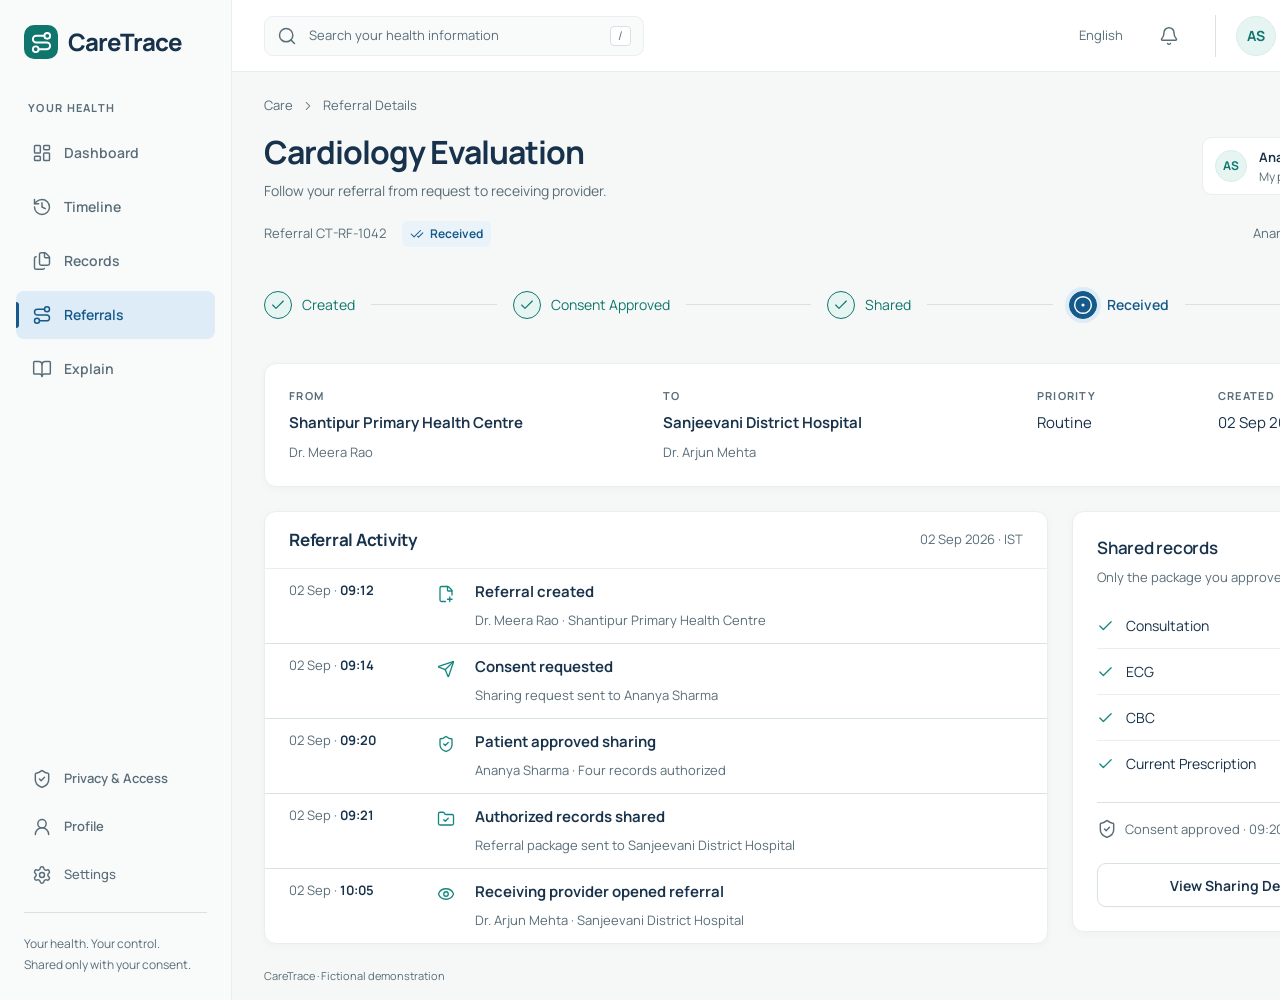
<file: pages/07-referral-tracking.html>
<!doctype html><html lang="en"><head><meta charset="utf-8"><meta name="viewport" content="width=device-width,initial-scale=1"><title>Referral Tracking · CareTrace</title><link rel="stylesheet" href="../source/styles.css"></head><body data-screen="07-referral-tracking"><div class="app"><aside class="sidebar"><div class="brand"><span class="brandmark"><svg data-icon="Route" viewBox="0 0 24 24" fill="none" stroke="currentColor" stroke-linecap="round" stroke-linejoin="round" aria-hidden="true"><circle cx="6" cy="19" r="3" /><path d="M9 19h8.5a3.5 3.5 0 0 0 0-7h-11a3.5 3.5 0 0 1 0-7H15" /><circle cx="18" cy="5" r="3" /></svg></span>CareTrace</div><div class="eyebrow workspace-label">Your health</div><nav><div class="nav-item "><svg data-icon="LayoutDashboard" viewBox="0 0 24 24" fill="none" stroke="currentColor" stroke-linecap="round" stroke-linejoin="round" aria-hidden="true"><rect width="7" height="9" x="3" y="3" rx="1" /><rect width="7" height="5" x="14" y="3" rx="1" /><rect width="7" height="9" x="14" y="12" rx="1" /><rect width="7" height="5" x="3" y="16" rx="1" /></svg><a href="02-patient-dashboard.html">Dashboard</a></div><div class="nav-item "><svg data-icon="History" viewBox="0 0 24 24" fill="none" stroke="currentColor" stroke-linecap="round" stroke-linejoin="round" aria-hidden="true"><path d="M3 12a9 9 0 1 0 9-9 9.75 9.75 0 0 0-6.74 2.74L3 8" /><path d="M3 3v5h5" /><path d="M12 7v5l4 2" /></svg><a href="03-medical-timeline.html">Timeline</a></div><div class="nav-item "><svg data-icon="Files" viewBox="0 0 24 24" fill="none" stroke="currentColor" stroke-linecap="round" stroke-linejoin="round" aria-hidden="true"><path d="M15 2h-4a2 2 0 0 0-2 2v11a2 2 0 0 0 2 2h8a2 2 0 0 0 2-2V8" /><path d="M16.706 2.706A2.4 2.4 0 0 0 15 2v5a1 1 0 0 0 1 1h5a2.4 2.4 0 0 0-.706-1.706z" /><path d="M5 7a2 2 0 0 0-2 2v11a2 2 0 0 0 2 2h8a2 2 0 0 0 1.732-1" /></svg><a href="04-medical-records.html">Records</a></div><div class="nav-item active"><svg data-icon="Route" viewBox="0 0 24 24" fill="none" stroke="currentColor" stroke-linecap="round" stroke-linejoin="round" aria-hidden="true"><circle cx="6" cy="19" r="3" /><path d="M9 19h8.5a3.5 3.5 0 0 0 0-7h-11a3.5 3.5 0 0 1 0-7H15" /><circle cx="18" cy="5" r="3" /></svg><a href="06-patient-consent.html">Referrals</a></div><div class="nav-item "><svg data-icon="BookOpen" viewBox="0 0 24 24" fill="none" stroke="currentColor" stroke-linecap="round" stroke-linejoin="round" aria-hidden="true"><path d="M12 7v14" /><path d="M3 18a1 1 0 0 1-1-1V4a1 1 0 0 1 1-1h5a4 4 0 0 1 4 4 4 4 0 0 1 4-4h5a1 1 0 0 1 1 1v13a1 1 0 0 1-1 1h-6a3 3 0 0 0-3 3 3 3 0 0 0-3-3z" /></svg><a href="09-ai-record-explainer.html">Explain</a></div></nav><div class="sidebar-bottom"><div class="nav-item "><svg data-icon="ShieldCheck" viewBox="0 0 24 24" fill="none" stroke="currentColor" stroke-linecap="round" stroke-linejoin="round" aria-hidden="true"><path d="M20 13c0 5-3.5 7.5-7.66 8.95a1 1 0 0 1-.67-.01C7.5 20.5 4 18 4 13V6a1 1 0 0 1 1-1c2 0 4.5-1.2 6.24-2.72a1.17 1.17 0 0 1 1.52 0C14.51 3.81 17 5 19 5a1 1 0 0 1 1 1z" /><path d="m9 12 2 2 4-4" /></svg><a href="11-privacy-access.html">Privacy & Access</a></div><div class="nav-item "><svg data-icon="UserRound" viewBox="0 0 24 24" fill="none" stroke="currentColor" stroke-linecap="round" stroke-linejoin="round" aria-hidden="true"><circle cx="12" cy="8" r="5" /><path d="M20 21a8 8 0 0 0-16 0" /></svg><a href="10-emergency-profile.html">Profile</a></div><div class="nav-item "><svg data-icon="Settings" viewBox="0 0 24 24" fill="none" stroke="currentColor" stroke-linecap="round" stroke-linejoin="round" aria-hidden="true"><path d="M9.671 4.136a2.34 2.34 0 0 1 4.659 0 2.34 2.34 0 0 0 3.319 1.915 2.34 2.34 0 0 1 2.33 4.033 2.34 2.34 0 0 0 0 3.831 2.34 2.34 0 0 1-2.33 4.033 2.34 2.34 0 0 0-3.319 1.915 2.34 2.34 0 0 1-4.659 0 2.34 2.34 0 0 0-3.32-1.915 2.34 2.34 0 0 1-2.33-4.033 2.34 2.34 0 0 0 0-3.831A2.34 2.34 0 0 1 6.35 6.051a2.34 2.34 0 0 0 3.319-1.915" /><circle cx="12" cy="12" r="3" /></svg>Settings</div><div class="sidebar-foot">Your health. Your control.<br>Shared only with your consent.</div></div></aside><div class="application"><header class="topbar"><div class="topbar-search"><svg data-icon="Search" viewBox="0 0 24 24" fill="none" stroke="currentColor" stroke-linecap="round" stroke-linejoin="round" aria-hidden="true"><path d="m21 21-4.34-4.34" /><circle cx="11" cy="11" r="8" /></svg><span>Search your health information</span><kbd>/</kbd></div><div class="row gap24"><span class="small muted">English</span><button class="icon-button" aria-label="Notifications"><svg data-icon="Bell" viewBox="0 0 24 24" fill="none" stroke="currentColor" stroke-linecap="round" stroke-linejoin="round" aria-hidden="true"><path d="M10.268 21a2 2 0 0 0 3.464 0" /><path d="M3.262 15.326A1 1 0 0 0 4 17h16a1 1 0 0 0 .74-1.673C19.41 13.956 18 12.499 18 8A6 6 0 0 0 6 8c0 4.499-1.411 5.956-2.738 7.326" /></svg></button><div class="row gap8 top-user"><span class="avatar">AS</span><div><strong class="small">Ananya Sharma</strong><div class="small muted">Patient</div></div><svg data-icon="ChevronDown" viewBox="0 0 24 24" fill="none" stroke="currentColor" stroke-linecap="round" stroke-linejoin="round" aria-hidden="true"><path d="m6 9 6 6 6-6" /></svg></div></div></header><main class="content"><div class="breadcrumb">Care <svg data-icon="ChevronRight" viewBox="0 0 24 24" fill="none" stroke="currentColor" stroke-linecap="round" stroke-linejoin="round" aria-hidden="true"><path d="m9 18 6-6-6-6" /></svg> Referral Details</div><div class="page-head"><div><h1>Cardiology Evaluation</h1><p>Follow your referral from request to receiving provider.</p></div><div class="profile-switch"><span class="avatar">AS</span><div><strong class="small">Ananya Sharma</strong><div class="muted" style="font-size:12px">My profile · CT-2048</div></div><svg data-icon="ChevronsUpDown" viewBox="0 0 24 24" fill="none" stroke="currentColor" stroke-linecap="round" stroke-linejoin="round" aria-hidden="true"><path d="m7 15 5 5 5-5" /><path d="m7 9 5-5 5 5" /></svg></div></div>
  <div class="row between mb24"><div class="row gap16"><span class="small muted">Referral CT-RF-1042</span><span class="chip "><svg data-icon="CheckCheck" viewBox="0 0 24 24" fill="none" stroke="currentColor" stroke-linecap="round" stroke-linejoin="round" aria-hidden="true"><path d="M18 6 7 17l-5-5" /><path d="m22 10-7.5 7.5L13 16" /></svg>Received</span></div><span class="small muted">Ananya Sharma · CT-2048</span></div>
  <div class="stepper"><div class="step done"><span class="step-num"><svg data-icon="Check" viewBox="0 0 24 24" fill="none" stroke="currentColor" stroke-linecap="round" stroke-linejoin="round" aria-hidden="true"><path d="M20 6 9 17l-5-5" /></svg></span>Created</div><span class="step-line"></span><div class="step done"><span class="step-num"><svg data-icon="Check" viewBox="0 0 24 24" fill="none" stroke="currentColor" stroke-linecap="round" stroke-linejoin="round" aria-hidden="true"><path d="M20 6 9 17l-5-5" /></svg></span>Consent Approved</div><span class="step-line"></span><div class="step done"><span class="step-num"><svg data-icon="Check" viewBox="0 0 24 24" fill="none" stroke="currentColor" stroke-linecap="round" stroke-linejoin="round" aria-hidden="true"><path d="M20 6 9 17l-5-5" /></svg></span>Shared</div><span class="step-line"></span><div class="step current"><span class="step-num"><svg data-icon="CircleDot" viewBox="0 0 24 24" fill="none" stroke="currentColor" stroke-linecap="round" stroke-linejoin="round" aria-hidden="true"><circle cx="12" cy="12" r="10" /><circle cx="12" cy="12" r="1" /></svg></span>Received</div><span class="step-line"></span><div class="step "><span class="step-num">5</span>Closed</div></div>
  <div class="panel mb24"><div class="four" style="grid-template-columns:1.3fr 1.3fr .6fr .6fr"><div><div class="eyebrow">From</div><strong class="mt8" style="display:block">Shantipur Primary Health Centre</strong><p class="small muted mt8">Dr. Meera Rao</p></div><div><div class="eyebrow">To</div><strong class="mt8" style="display:block">Sanjeevani District Hospital</strong><p class="small muted mt8">Dr. Arjun Mehta</p></div><div><div class="eyebrow">Priority</div><p class="mt8">Routine</p></div><div><div class="eyebrow">Created</div><p class="mt8">02 Sep 2026</p></div></div></div>
  <div class="split"><section class="panel flush"><div class="panel-head"><h3>Referral Activity</h3><span class="small muted">02 Sep 2026 · IST</span></div><div class="activity-row"><div class="activity-time">02 Sep · <strong>09:12</strong></div><svg data-icon="FilePlus2" viewBox="0 0 24 24" fill="none" stroke="currentColor" stroke-linecap="round" stroke-linejoin="round" aria-hidden="true"><path d="M11.35 22H6a2 2 0 0 1-2-2V4a2 2 0 0 1 2-2h8a2.4 2.4 0 0 1 1.706.706l3.588 3.588A2.4 2.4 0 0 1 20 8v5.35" /><path d="M14 2v5a1 1 0 0 0 1 1h5" /><path d="M14 19h6" /><path d="M17 16v6" /></svg><div><strong>Referral created</strong><p class="small muted mt8">Dr. Meera Rao · Shantipur Primary Health Centre</p></div></div><div class="activity-row"><div class="activity-time">02 Sep · <strong>09:14</strong></div><svg data-icon="Send" viewBox="0 0 24 24" fill="none" stroke="currentColor" stroke-linecap="round" stroke-linejoin="round" aria-hidden="true"><path d="M14.536 21.686a.5.5 0 0 0 .937-.024l6.5-19a.496.496 0 0 0-.635-.635l-19 6.5a.5.5 0 0 0-.024.937l7.93 3.18a2 2 0 0 1 1.112 1.11z" /><path d="m21.854 2.147-10.94 10.939" /></svg><div><strong>Consent requested</strong><p class="small muted mt8">Sharing request sent to Ananya Sharma</p></div></div><div class="activity-row"><div class="activity-time">02 Sep · <strong>09:20</strong></div><svg data-icon="ShieldCheck" viewBox="0 0 24 24" fill="none" stroke="currentColor" stroke-linecap="round" stroke-linejoin="round" aria-hidden="true"><path d="M20 13c0 5-3.5 7.5-7.66 8.95a1 1 0 0 1-.67-.01C7.5 20.5 4 18 4 13V6a1 1 0 0 1 1-1c2 0 4.5-1.2 6.24-2.72a1.17 1.17 0 0 1 1.52 0C14.51 3.81 17 5 19 5a1 1 0 0 1 1 1z" /><path d="m9 12 2 2 4-4" /></svg><div><strong>Patient approved sharing</strong><p class="small muted mt8">Ananya Sharma · Four records authorized</p></div></div><div class="activity-row"><div class="activity-time">02 Sep · <strong>09:21</strong></div><svg data-icon="FolderCheck" viewBox="0 0 24 24" fill="none" stroke="currentColor" stroke-linecap="round" stroke-linejoin="round" aria-hidden="true"><path d="M20 20a2 2 0 0 0 2-2V8a2 2 0 0 0-2-2h-7.9a2 2 0 0 1-1.69-.9L9.6 3.9A2 2 0 0 0 7.93 3H4a2 2 0 0 0-2 2v13a2 2 0 0 0 2 2Z" /><path d="m9 13 2 2 4-4" /></svg><div><strong>Authorized records shared</strong><p class="small muted mt8">Referral package sent to Sanjeevani District Hospital</p></div></div><div class="activity-row"><div class="activity-time">02 Sep · <strong>10:05</strong></div><svg data-icon="Eye" viewBox="0 0 24 24" fill="none" stroke="currentColor" stroke-linecap="round" stroke-linejoin="round" aria-hidden="true"><path d="M2.062 12.348a1 1 0 0 1 0-.696 10.75 10.75 0 0 1 19.876 0 1 1 0 0 1 0 .696 10.75 10.75 0 0 1-19.876 0" /><circle cx="12" cy="12" r="3" /></svg><div><strong>Receiving provider opened referral</strong><p class="small muted mt8">Dr. Arjun Mehta · Sanjeevani District Hospital</p></div></div></section><aside class="stack"><div class="panel"><div class="row between"><h3>Shared records</h3><svg data-icon="FolderCheck" viewBox="0 0 24 24" fill="none" stroke="currentColor" stroke-linecap="round" stroke-linejoin="round" aria-hidden="true"><path d="M20 20a2 2 0 0 0 2-2V8a2 2 0 0 0-2-2h-7.9a2 2 0 0 1-1.69-.9L9.6 3.9A2 2 0 0 0 7.93 3H4a2 2 0 0 0-2 2v13a2 2 0 0 0 2 2Z" /><path d="m9 13 2 2 4-4" /></svg></div><p class="small muted mt8">Only the package you approved.</p><ul class="package-list"><li><svg data-icon="Check" viewBox="0 0 24 24" fill="none" stroke="currentColor" stroke-linecap="round" stroke-linejoin="round" aria-hidden="true"><path d="M20 6 9 17l-5-5" /></svg><div>Consultation</div></li><li><svg data-icon="Check" viewBox="0 0 24 24" fill="none" stroke="currentColor" stroke-linecap="round" stroke-linejoin="round" aria-hidden="true"><path d="M20 6 9 17l-5-5" /></svg><div>ECG</div></li><li><svg data-icon="Check" viewBox="0 0 24 24" fill="none" stroke="currentColor" stroke-linecap="round" stroke-linejoin="round" aria-hidden="true"><path d="M20 6 9 17l-5-5" /></svg><div>CBC</div></li><li><svg data-icon="Check" viewBox="0 0 24 24" fill="none" stroke="currentColor" stroke-linecap="round" stroke-linejoin="round" aria-hidden="true"><path d="M20 6 9 17l-5-5" /></svg><div>Current Prescription</div></li></ul><div class="side-note row gap8"><svg data-icon="ShieldCheck" viewBox="0 0 24 24" fill="none" stroke="currentColor" stroke-linecap="round" stroke-linejoin="round" aria-hidden="true"><path d="M20 13c0 5-3.5 7.5-7.66 8.95a1 1 0 0 1-.67-.01C7.5 20.5 4 18 4 13V6a1 1 0 0 1 1-1c2 0 4.5-1.2 6.24-2.72a1.17 1.17 0 0 1 1.52 0C14.51 3.81 17 5 19 5a1 1 0 0 1 1 1z" /><path d="m9 12 2 2 4-4" /></svg>Consent approved · 09:20</div><button type="button" class="btn full mt24">View Sharing Details</button></div></aside></div></main></div><footer class="screen-foot"><span>CareTrace · Fictional demonstration</span><span>02 Sep 2026 · 10:08 IST</span></footer></div></body></html>
</file>
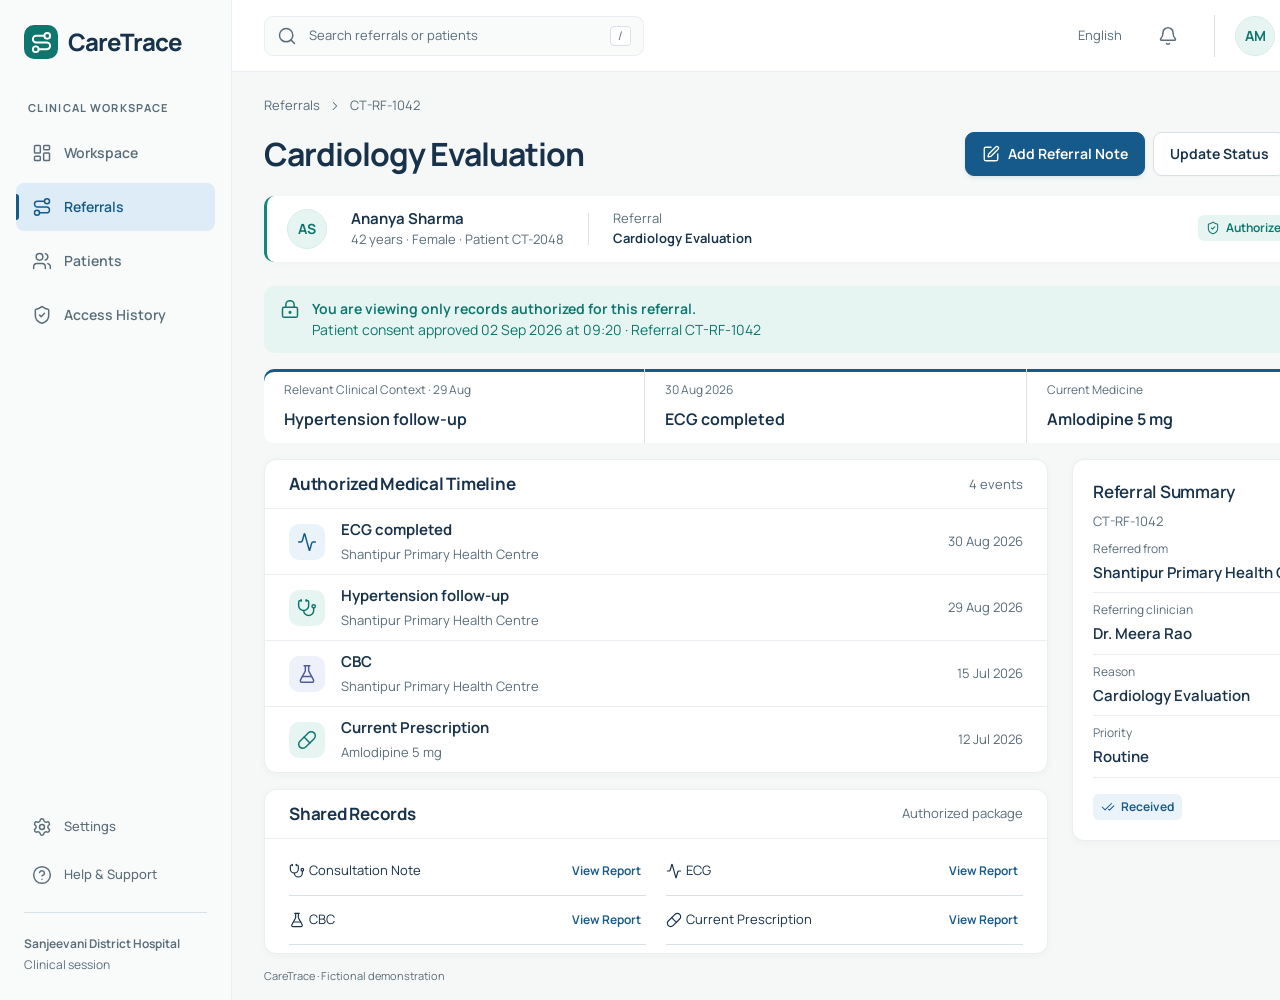
<file: pages/08-doctor-workspace.html>
<!doctype html><html lang="en"><head><meta charset="utf-8"><meta name="viewport" content="width=device-width,initial-scale=1"><title>Receiving Doctor Workspace · CareTrace</title><link rel="stylesheet" href="../source/styles.css"></head><body data-screen="08-doctor-workspace"><div class="app"><aside class="sidebar"><div class="brand"><span class="brandmark"><svg data-icon="Route" viewBox="0 0 24 24" fill="none" stroke="currentColor" stroke-linecap="round" stroke-linejoin="round" aria-hidden="true"><circle cx="6" cy="19" r="3" /><path d="M9 19h8.5a3.5 3.5 0 0 0 0-7h-11a3.5 3.5 0 0 1 0-7H15" /><circle cx="18" cy="5" r="3" /></svg></span>CareTrace</div><div class="eyebrow workspace-label">Clinical workspace</div><nav><div class="nav-item "><svg data-icon="LayoutDashboard" viewBox="0 0 24 24" fill="none" stroke="currentColor" stroke-linecap="round" stroke-linejoin="round" aria-hidden="true"><rect width="7" height="9" x="3" y="3" rx="1" /><rect width="7" height="5" x="14" y="3" rx="1" /><rect width="7" height="9" x="14" y="12" rx="1" /><rect width="7" height="5" x="3" y="16" rx="1" /></svg><a href="08-doctor-workspace.html">Workspace</a></div><div class="nav-item active"><svg data-icon="Route" viewBox="0 0 24 24" fill="none" stroke="currentColor" stroke-linecap="round" stroke-linejoin="round" aria-hidden="true"><circle cx="6" cy="19" r="3" /><path d="M9 19h8.5a3.5 3.5 0 0 0 0-7h-11a3.5 3.5 0 0 1 0-7H15" /><circle cx="18" cy="5" r="3" /></svg><a href="05-select-records.html">Referrals</a></div><div class="nav-item "><svg data-icon="Users" viewBox="0 0 24 24" fill="none" stroke="currentColor" stroke-linecap="round" stroke-linejoin="round" aria-hidden="true"><path d="M16 21v-2a4 4 0 0 0-4-4H6a4 4 0 0 0-4 4v2" /><path d="M16 3.128a4 4 0 0 1 0 7.744" /><path d="M22 21v-2a4 4 0 0 0-3-3.87" /><circle cx="9" cy="7" r="4" /></svg><a href="08-doctor-workspace.html">Patients</a></div><div class="nav-item "><svg data-icon="ShieldCheck" viewBox="0 0 24 24" fill="none" stroke="currentColor" stroke-linecap="round" stroke-linejoin="round" aria-hidden="true"><path d="M20 13c0 5-3.5 7.5-7.66 8.95a1 1 0 0 1-.67-.01C7.5 20.5 4 18 4 13V6a1 1 0 0 1 1-1c2 0 4.5-1.2 6.24-2.72a1.17 1.17 0 0 1 1.52 0C14.51 3.81 17 5 19 5a1 1 0 0 1 1 1z" /><path d="m9 12 2 2 4-4" /></svg><a href="11-privacy-access.html">Access History</a></div></nav><div class="sidebar-bottom"><div class="nav-item "><svg data-icon="Settings" viewBox="0 0 24 24" fill="none" stroke="currentColor" stroke-linecap="round" stroke-linejoin="round" aria-hidden="true"><path d="M9.671 4.136a2.34 2.34 0 0 1 4.659 0 2.34 2.34 0 0 0 3.319 1.915 2.34 2.34 0 0 1 2.33 4.033 2.34 2.34 0 0 0 0 3.831 2.34 2.34 0 0 1-2.33 4.033 2.34 2.34 0 0 0-3.319 1.915 2.34 2.34 0 0 1-4.659 0 2.34 2.34 0 0 0-3.32-1.915 2.34 2.34 0 0 1-2.33-4.033 2.34 2.34 0 0 0 0-3.831A2.34 2.34 0 0 1 6.35 6.051a2.34 2.34 0 0 0 3.319-1.915" /><circle cx="12" cy="12" r="3" /></svg>Settings</div><div class="nav-item "><svg data-icon="CircleHelp" viewBox="0 0 24 24" fill="none" stroke="currentColor" stroke-linecap="round" stroke-linejoin="round" aria-hidden="true"><circle cx="12" cy="12" r="10" /><path d="M9.09 9a3 3 0 0 1 5.83 1c0 2-3 3-3 3" /><path d="M12 17h.01" /></svg>Help & Support</div><div class="sidebar-foot"><strong>Sanjeevani District Hospital</strong><br>Clinical session</div></div></aside><div class="application"><header class="topbar"><div class="topbar-search"><svg data-icon="Search" viewBox="0 0 24 24" fill="none" stroke="currentColor" stroke-linecap="round" stroke-linejoin="round" aria-hidden="true"><path d="m21 21-4.34-4.34" /><circle cx="11" cy="11" r="8" /></svg><span>Search referrals or patients</span><kbd>/</kbd></div><div class="row gap24"><span class="small muted">English</span><button class="icon-button" aria-label="Notifications"><svg data-icon="Bell" viewBox="0 0 24 24" fill="none" stroke="currentColor" stroke-linecap="round" stroke-linejoin="round" aria-hidden="true"><path d="M10.268 21a2 2 0 0 0 3.464 0" /><path d="M3.262 15.326A1 1 0 0 0 4 17h16a1 1 0 0 0 .74-1.673C19.41 13.956 18 12.499 18 8A6 6 0 0 0 6 8c0 4.499-1.411 5.956-2.738 7.326" /></svg></button><div class="row gap8 top-user"><span class="avatar">AM</span><div><strong class="small">Dr. Arjun Mehta</strong><div class="small muted">Clinician</div></div><svg data-icon="ChevronDown" viewBox="0 0 24 24" fill="none" stroke="currentColor" stroke-linecap="round" stroke-linejoin="round" aria-hidden="true"><path d="m6 9 6 6 6-6" /></svg></div></div></header><main class="content"><div class="breadcrumb">Referrals <svg data-icon="ChevronRight" viewBox="0 0 24 24" fill="none" stroke="currentColor" stroke-linecap="round" stroke-linejoin="round" aria-hidden="true"><path d="m9 18 6-6-6-6" /></svg> CT-RF-1042</div><div class="page-head"><div><h1>Cardiology Evaluation</h1></div><div class="row gap8"><button type="button" class="btn primary"><svg data-icon="SquarePen" viewBox="0 0 24 24" fill="none" stroke="currentColor" stroke-linecap="round" stroke-linejoin="round" aria-hidden="true"><path d="M12 3H5a2 2 0 0 0-2 2v14a2 2 0 0 0 2 2h14a2 2 0 0 0 2-2v-7" /><path d="M18.375 2.625a1 1 0 0 1 3 3l-9.013 9.014a2 2 0 0 1-.853.505l-2.873.84a.5.5 0 0 1-.62-.62l.84-2.873a2 2 0 0 1 .506-.852z" /></svg>Add Referral Note</button><button type="button" class="btn ">Update Status</button><button type="button" class="btn tertiary">Close Referral</button></div></div>
  <div class="identity-strip"><span class="avatar">AS</span><div><strong>Ananya Sharma</strong><div class="identity-meta">42 years · Female · Patient CT-2048</div></div><span class="divider"></span><div class="identity-meta">Referral<strong style="display:block;color:var(--ink)">Cardiology Evaluation</strong></div><div class="push"><span class="chip teal"><svg data-icon="ShieldCheck" viewBox="0 0 24 24" fill="none" stroke="currentColor" stroke-linecap="round" stroke-linejoin="round" aria-hidden="true"><path d="M20 13c0 5-3.5 7.5-7.66 8.95a1 1 0 0 1-.67-.01C7.5 20.5 4 18 4 13V6a1 1 0 0 1 1-1c2 0 4.5-1.2 6.24-2.72a1.17 1.17 0 0 1 1.52 0C14.51 3.81 17 5 19 5a1 1 0 0 1 1 1z" /><path d="m9 12 2 2 4-4" /></svg>Authorized Referral Access</span></div></div>
  <div class="notice teal"><svg data-icon="LockKeyhole" viewBox="0 0 24 24" fill="none" stroke="currentColor" stroke-linecap="round" stroke-linejoin="round" aria-hidden="true"><circle cx="12" cy="16" r="1" /><rect x="3" y="10" width="18" height="12" rx="2" /><path d="M7 10V7a5 5 0 0 1 10 0v3" /></svg><div><strong>You are viewing only records authorized for this referral.</strong><br>Patient consent approved 02 Sep 2026 at 09:20 · Referral CT-RF-1042</div></div>
  <div class="clinical-context"><div><p>Relevant Clinical Context · 29 Aug</p><strong>Hypertension follow-up</strong></div><div><p>30 Aug 2026</p><strong>ECG completed</strong></div><div><p>Current Medicine</p><strong>Amlodipine 5 mg</strong></div></div>
  <div class="split"><section class="stack"><div class="panel flush"><div class="panel-head"><h3>Authorized Medical Timeline</h3><span class="small muted">4 events</span></div><div class="list-row"><span class="iconbox category-Activity "><svg data-icon="Activity" viewBox="0 0 24 24" fill="none" stroke="currentColor" stroke-linecap="round" stroke-linejoin="round" aria-hidden="true"><path d="M22 12h-2.48a2 2 0 0 0-1.93 1.46l-2.35 8.36a.25.25 0 0 1-.48 0L9.24 2.18a.25.25 0 0 0-.48 0l-2.35 8.36A2 2 0 0 1 4.49 12H2" /></svg></span><div class="grow"><strong>ECG completed</strong><p>Shantipur Primary Health Centre</p></div><span class="small muted">30 Aug 2026</span></div><div class="list-row"><span class="iconbox category-Stethoscope "><svg data-icon="Stethoscope" viewBox="0 0 24 24" fill="none" stroke="currentColor" stroke-linecap="round" stroke-linejoin="round" aria-hidden="true"><path d="M11 2v2" /><path d="M5 2v2" /><path d="M5 3H4a2 2 0 0 0-2 2v4a6 6 0 0 0 12 0V5a2 2 0 0 0-2-2h-1" /><path d="M8 15a6 6 0 0 0 12 0v-3" /><circle cx="20" cy="10" r="2" /></svg></span><div class="grow"><strong>Hypertension follow-up</strong><p>Shantipur Primary Health Centre</p></div><span class="small muted">29 Aug 2026</span></div><div class="list-row"><span class="iconbox category-FlaskConical "><svg data-icon="FlaskConical" viewBox="0 0 24 24" fill="none" stroke="currentColor" stroke-linecap="round" stroke-linejoin="round" aria-hidden="true"><path d="M14 2v6a2 2 0 0 0 .245.96l5.51 10.08A2 2 0 0 1 18 22H6a2 2 0 0 1-1.755-2.96l5.51-10.08A2 2 0 0 0 10 8V2" /><path d="M6.453 15h11.094" /><path d="M8.5 2h7" /></svg></span><div class="grow"><strong>CBC</strong><p>Shantipur Primary Health Centre</p></div><span class="small muted">15 Jul 2026</span></div><div class="list-row"><span class="iconbox category-Pill "><svg data-icon="Pill" viewBox="0 0 24 24" fill="none" stroke="currentColor" stroke-linecap="round" stroke-linejoin="round" aria-hidden="true"><path d="m10.5 20.5 10-10a4.95 4.95 0 1 0-7-7l-10 10a4.95 4.95 0 1 0 7 7Z" /><path d="m8.5 8.5 7 7" /></svg></span><div class="grow"><strong>Current Prescription</strong><p>Amlodipine 5 mg</p></div><span class="small muted">12 Jul 2026</span></div></div><div class="panel flush"><div class="panel-head"><h3>Shared Records</h3><span class="small muted">Authorized package</span></div><div style="padding:8px 24px"><div class="row between" style="min-height:49px;border-bottom:1px solid var(--line)"><span class="row gap8"><svg data-icon="Stethoscope" viewBox="0 0 24 24" fill="none" stroke="currentColor" stroke-linecap="round" stroke-linejoin="round" aria-hidden="true"><path d="M11 2v2" /><path d="M5 2v2" /><path d="M5 3H4a2 2 0 0 0-2 2v4a6 6 0 0 0 12 0V5a2 2 0 0 0-2-2h-1" /><path d="M8 15a6 6 0 0 0 12 0v-3" /><circle cx="20" cy="10" r="2" /></svg>Consultation Note</span><button type="button" class="btn tertiary compact">View Report</button></div><div class="row between" style="min-height:49px;border-bottom:1px solid var(--line)"><span class="row gap8"><svg data-icon="Activity" viewBox="0 0 24 24" fill="none" stroke="currentColor" stroke-linecap="round" stroke-linejoin="round" aria-hidden="true"><path d="M22 12h-2.48a2 2 0 0 0-1.93 1.46l-2.35 8.36a.25.25 0 0 1-.48 0L9.24 2.18a.25.25 0 0 0-.48 0l-2.35 8.36A2 2 0 0 1 4.49 12H2" /></svg>ECG</span><button type="button" class="btn tertiary compact">View Report</button></div><div class="row between" style="min-height:49px;border-bottom:1px solid var(--line)"><span class="row gap8"><svg data-icon="FlaskConical" viewBox="0 0 24 24" fill="none" stroke="currentColor" stroke-linecap="round" stroke-linejoin="round" aria-hidden="true"><path d="M14 2v6a2 2 0 0 0 .245.96l5.51 10.08A2 2 0 0 1 18 22H6a2 2 0 0 1-1.755-2.96l5.51-10.08A2 2 0 0 0 10 8V2" /><path d="M6.453 15h11.094" /><path d="M8.5 2h7" /></svg>CBC</span><button type="button" class="btn tertiary compact">View Report</button></div><div class="row between" style="min-height:49px;border-bottom:1px solid var(--line)"><span class="row gap8"><svg data-icon="Pill" viewBox="0 0 24 24" fill="none" stroke="currentColor" stroke-linecap="round" stroke-linejoin="round" aria-hidden="true"><path d="m10.5 20.5 10-10a4.95 4.95 0 1 0-7-7l-10 10a4.95 4.95 0 1 0 7 7Z" /><path d="m8.5 8.5 7 7" /></svg>Current Prescription</span><button type="button" class="btn tertiary compact">View Report</button></div></div></div></section><aside class="stack"><div class="panel"><h3>Referral Summary</h3><p class="small muted mt8">CT-RF-1042</p><div class="fact"><div class="label">Referred from</div><div class="value">Shantipur Primary Health Centre</div></div><div class="fact"><div class="label">Referring clinician</div><div class="value">Dr. Meera Rao</div></div><div class="fact"><div class="label">Reason</div><div class="value">Cardiology Evaluation</div></div><div class="fact"><div class="label">Priority</div><div class="value">Routine</div></div><div class="mt16"><span class="chip "><svg data-icon="CheckCheck" viewBox="0 0 24 24" fill="none" stroke="currentColor" stroke-linecap="round" stroke-linejoin="round" aria-hidden="true"><path d="M18 6 7 17l-5-5" /><path d="m22 10-7.5 7.5L13 16" /></svg>Received</span></div></div></aside></div></main></div><footer class="screen-foot"><span>CareTrace · Fictional demonstration</span><span>02 Sep 2026 · 10:08 IST</span></footer></div></body></html>
</file>
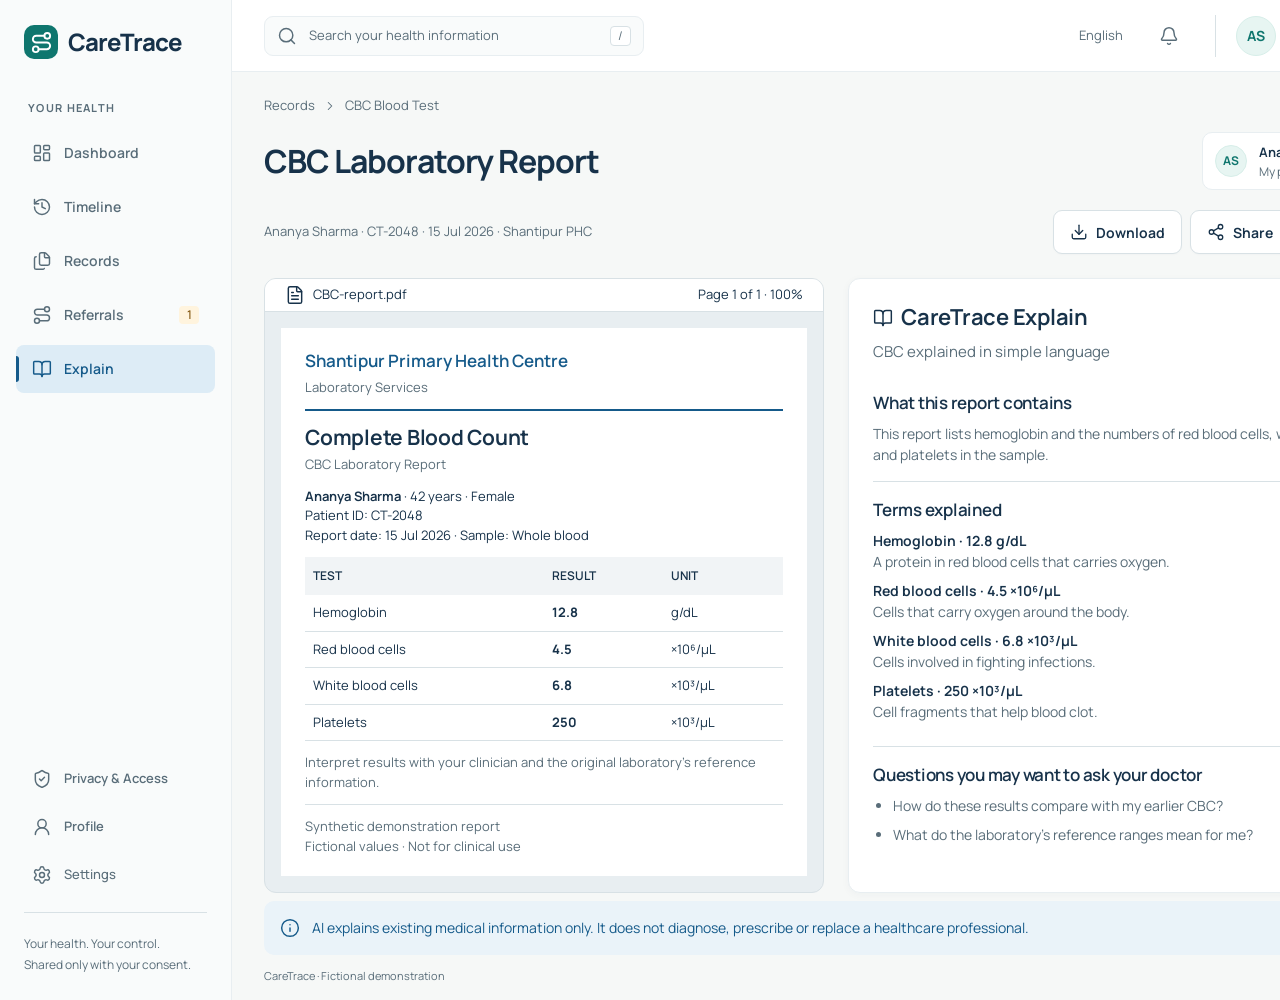
<file: pages/09-ai-record-explainer.html>
<!doctype html><html lang="en"><head><meta charset="utf-8"><meta name="viewport" content="width=device-width,initial-scale=1"><title>AI Record Explainer · CareTrace</title><link rel="stylesheet" href="../source/styles.css"></head><body data-screen="09-ai-record-explainer"><div class="app"><aside class="sidebar"><div class="brand"><span class="brandmark"><svg data-icon="Route" viewBox="0 0 24 24" fill="none" stroke="currentColor" stroke-linecap="round" stroke-linejoin="round" aria-hidden="true"><circle cx="6" cy="19" r="3" /><path d="M9 19h8.5a3.5 3.5 0 0 0 0-7h-11a3.5 3.5 0 0 1 0-7H15" /><circle cx="18" cy="5" r="3" /></svg></span>CareTrace</div><div class="eyebrow workspace-label">Your health</div><nav><div class="nav-item "><svg data-icon="LayoutDashboard" viewBox="0 0 24 24" fill="none" stroke="currentColor" stroke-linecap="round" stroke-linejoin="round" aria-hidden="true"><rect width="7" height="9" x="3" y="3" rx="1" /><rect width="7" height="5" x="14" y="3" rx="1" /><rect width="7" height="9" x="14" y="12" rx="1" /><rect width="7" height="5" x="3" y="16" rx="1" /></svg><a href="02-patient-dashboard.html">Dashboard</a></div><div class="nav-item "><svg data-icon="History" viewBox="0 0 24 24" fill="none" stroke="currentColor" stroke-linecap="round" stroke-linejoin="round" aria-hidden="true"><path d="M3 12a9 9 0 1 0 9-9 9.75 9.75 0 0 0-6.74 2.74L3 8" /><path d="M3 3v5h5" /><path d="M12 7v5l4 2" /></svg><a href="03-medical-timeline.html">Timeline</a></div><div class="nav-item "><svg data-icon="Files" viewBox="0 0 24 24" fill="none" stroke="currentColor" stroke-linecap="round" stroke-linejoin="round" aria-hidden="true"><path d="M15 2h-4a2 2 0 0 0-2 2v11a2 2 0 0 0 2 2h8a2 2 0 0 0 2-2V8" /><path d="M16.706 2.706A2.4 2.4 0 0 0 15 2v5a1 1 0 0 0 1 1h5a2.4 2.4 0 0 0-.706-1.706z" /><path d="M5 7a2 2 0 0 0-2 2v11a2 2 0 0 0 2 2h8a2 2 0 0 0 1.732-1" /></svg><a href="04-medical-records.html">Records</a></div><div class="nav-item "><svg data-icon="Route" viewBox="0 0 24 24" fill="none" stroke="currentColor" stroke-linecap="round" stroke-linejoin="round" aria-hidden="true"><circle cx="6" cy="19" r="3" /><path d="M9 19h8.5a3.5 3.5 0 0 0 0-7h-11a3.5 3.5 0 0 1 0-7H15" /><circle cx="18" cy="5" r="3" /></svg><a href="06-patient-consent.html">Referrals</a><span class="nav-count">1</span></div><div class="nav-item active"><svg data-icon="BookOpen" viewBox="0 0 24 24" fill="none" stroke="currentColor" stroke-linecap="round" stroke-linejoin="round" aria-hidden="true"><path d="M12 7v14" /><path d="M3 18a1 1 0 0 1-1-1V4a1 1 0 0 1 1-1h5a4 4 0 0 1 4 4 4 4 0 0 1 4-4h5a1 1 0 0 1 1 1v13a1 1 0 0 1-1 1h-6a3 3 0 0 0-3 3 3 3 0 0 0-3-3z" /></svg><a href="09-ai-record-explainer.html">Explain</a></div></nav><div class="sidebar-bottom"><div class="nav-item "><svg data-icon="ShieldCheck" viewBox="0 0 24 24" fill="none" stroke="currentColor" stroke-linecap="round" stroke-linejoin="round" aria-hidden="true"><path d="M20 13c0 5-3.5 7.5-7.66 8.95a1 1 0 0 1-.67-.01C7.5 20.5 4 18 4 13V6a1 1 0 0 1 1-1c2 0 4.5-1.2 6.24-2.72a1.17 1.17 0 0 1 1.52 0C14.51 3.81 17 5 19 5a1 1 0 0 1 1 1z" /><path d="m9 12 2 2 4-4" /></svg><a href="11-privacy-access.html">Privacy & Access</a></div><div class="nav-item "><svg data-icon="UserRound" viewBox="0 0 24 24" fill="none" stroke="currentColor" stroke-linecap="round" stroke-linejoin="round" aria-hidden="true"><circle cx="12" cy="8" r="5" /><path d="M20 21a8 8 0 0 0-16 0" /></svg><a href="10-emergency-profile.html">Profile</a></div><div class="nav-item "><svg data-icon="Settings" viewBox="0 0 24 24" fill="none" stroke="currentColor" stroke-linecap="round" stroke-linejoin="round" aria-hidden="true"><path d="M9.671 4.136a2.34 2.34 0 0 1 4.659 0 2.34 2.34 0 0 0 3.319 1.915 2.34 2.34 0 0 1 2.33 4.033 2.34 2.34 0 0 0 0 3.831 2.34 2.34 0 0 1-2.33 4.033 2.34 2.34 0 0 0-3.319 1.915 2.34 2.34 0 0 1-4.659 0 2.34 2.34 0 0 0-3.32-1.915 2.34 2.34 0 0 1-2.33-4.033 2.34 2.34 0 0 0 0-3.831A2.34 2.34 0 0 1 6.35 6.051a2.34 2.34 0 0 0 3.319-1.915" /><circle cx="12" cy="12" r="3" /></svg>Settings</div><div class="sidebar-foot">Your health. Your control.<br>Shared only with your consent.</div></div></aside><div class="application"><header class="topbar"><div class="topbar-search"><svg data-icon="Search" viewBox="0 0 24 24" fill="none" stroke="currentColor" stroke-linecap="round" stroke-linejoin="round" aria-hidden="true"><path d="m21 21-4.34-4.34" /><circle cx="11" cy="11" r="8" /></svg><span>Search your health information</span><kbd>/</kbd></div><div class="row gap24"><span class="small muted">English</span><button class="icon-button" aria-label="Notifications"><svg data-icon="Bell" viewBox="0 0 24 24" fill="none" stroke="currentColor" stroke-linecap="round" stroke-linejoin="round" aria-hidden="true"><path d="M10.268 21a2 2 0 0 0 3.464 0" /><path d="M3.262 15.326A1 1 0 0 0 4 17h16a1 1 0 0 0 .74-1.673C19.41 13.956 18 12.499 18 8A6 6 0 0 0 6 8c0 4.499-1.411 5.956-2.738 7.326" /></svg></button><div class="row gap8 top-user"><span class="avatar">AS</span><div><strong class="small">Ananya Sharma</strong><div class="small muted">Patient</div></div><svg data-icon="ChevronDown" viewBox="0 0 24 24" fill="none" stroke="currentColor" stroke-linecap="round" stroke-linejoin="round" aria-hidden="true"><path d="m6 9 6 6 6-6" /></svg></div></div></header><main class="content"><div class="breadcrumb">Records <svg data-icon="ChevronRight" viewBox="0 0 24 24" fill="none" stroke="currentColor" stroke-linecap="round" stroke-linejoin="round" aria-hidden="true"><path d="m9 18 6-6-6-6" /></svg> CBC Blood Test</div><div class="page-head"><div><h1>CBC Laboratory Report</h1></div><div class="profile-switch"><span class="avatar">AS</span><div><strong class="small">Ananya Sharma</strong><div class="muted" style="font-size:12px">My profile · CT-2048</div></div><svg data-icon="ChevronsUpDown" viewBox="0 0 24 24" fill="none" stroke="currentColor" stroke-linecap="round" stroke-linejoin="round" aria-hidden="true"><path d="m7 15 5 5 5-5" /><path d="m7 9 5-5 5 5" /></svg></div></div>
  <div class="row between mb24"><span class="small muted">Ananya Sharma · CT-2048 · 15 Jul 2026 · Shantipur PHC</span><div class="row gap8"><button type="button" class="btn "><svg data-icon="Download" viewBox="0 0 24 24" fill="none" stroke="currentColor" stroke-linecap="round" stroke-linejoin="round" aria-hidden="true"><path d="M12 15V3" /><path d="M21 15v4a2 2 0 0 1-2 2H5a2 2 0 0 1-2-2v-4" /><path d="m7 10 5 5 5-5" /></svg>Download</button><button type="button" class="btn "><svg data-icon="Share2" viewBox="0 0 24 24" fill="none" stroke="currentColor" stroke-linecap="round" stroke-linejoin="round" aria-hidden="true"><circle cx="18" cy="5" r="3" /><circle cx="6" cy="12" r="3" /><circle cx="18" cy="19" r="3" /><line x1="8.59" x2="15.42" y1="13.51" y2="17.49" /><line x1="15.41" x2="8.59" y1="6.51" y2="10.49" /></svg>Share</button><button type="button" class="btn primary"><svg data-icon="BookOpen" viewBox="0 0 24 24" fill="none" stroke="currentColor" stroke-linecap="round" stroke-linejoin="round" aria-hidden="true"><path d="M12 7v14" /><path d="M3 18a1 1 0 0 1-1-1V4a1 1 0 0 1 1-1h5a4 4 0 0 1 4 4 4 4 0 0 1 4-4h5a1 1 0 0 1 1 1v13a1 1 0 0 1-1 1h-6a3 3 0 0 0-3 3 3 3 0 0 0-3-3z" /></svg>Explain</button></div></div>
  <div class="equal"><section class="document-viewer"><div class="document-toolbar"><span class="row gap8"><svg data-icon="FileText" viewBox="0 0 24 24" fill="none" stroke="currentColor" stroke-linecap="round" stroke-linejoin="round" aria-hidden="true"><path d="M6 22a2 2 0 0 1-2-2V4a2 2 0 0 1 2-2h8a2.4 2.4 0 0 1 1.704.706l3.588 3.588A2.4 2.4 0 0 1 20 8v12a2 2 0 0 1-2 2z" /><path d="M14 2v5a1 1 0 0 0 1 1h5" /><path d="M10 9H8" /><path d="M16 13H8" /><path d="M16 17H8" /></svg>CBC-report.pdf</span><span>Page 1 of 1 · 100%</span></div><article class="document"><div class="lab-brand">Shantipur Primary Health Centre<div class="small muted" style="font-weight:400;margin-top:4px">Laboratory Services</div></div><h2>Complete Blood Count</h2><p class="small muted">CBC Laboratory Report</p><div class="patient-data"><strong>Ananya Sharma</strong> · 42 years · Female<br>Patient ID: CT-2048<br>Report date: 15 Jul 2026 · Sample: Whole blood</div><table class="lab-table"><thead><tr><th>TEST</th><th>RESULT</th><th>UNIT</th></tr></thead><tbody><tr><td>Hemoglobin</td><td>12.8</td><td>g/dL</td></tr><tr><td>Red blood cells</td><td>4.5</td><td>×10⁶/µL</td></tr><tr><td>White blood cells</td><td>6.8</td><td>×10³/µL</td></tr><tr><td>Platelets</td><td>250</td><td>×10³/µL</td></tr></tbody></table><p class="small muted">Interpret results with your clinician and the original laboratory’s reference information.</p><div class="side-note">Synthetic demonstration report<br>Fictional values · Not for clinical use</div></article></section>
  <section class="panel"><div class="row between"><div class="row gap8"><svg data-icon="BookOpen" viewBox="0 0 24 24" fill="none" stroke="currentColor" stroke-linecap="round" stroke-linejoin="round" aria-hidden="true"><path d="M12 7v14" /><path d="M3 18a1 1 0 0 1-1-1V4a1 1 0 0 1 1-1h5a4 4 0 0 1 4 4 4 4 0 0 1 4-4h5a1 1 0 0 1 1 1v13a1 1 0 0 1-1 1h-6a3 3 0 0 0-3 3 3 3 0 0 0-3-3z" /></svg><h2>CareTrace Explain</h2></div><span class="chip neutral">AI explanation</span></div><p class="muted mt8 mb24">CBC explained in simple language</p><div class="explain-section"><h3>What this report contains</h3><p>This report lists hemoglobin and the numbers of red blood cells, white blood cells and platelets in the sample.</p></div><div class="explain-section"><h3>Terms explained</h3><p class="term"><strong>Hemoglobin · 12.8 g/dL</strong><br>A protein in red blood cells that carries oxygen.</p><p class="term"><strong>Red blood cells · 4.5 ×10⁶/µL</strong><br>Cells that carry oxygen around the body.</p><p class="term"><strong>White blood cells · 6.8 ×10³/µL</strong><br>Cells involved in fighting infections.</p><p class="term"><strong>Platelets · 250 ×10³/µL</strong><br>Cell fragments that help blood clot.</p></div><div class="explain-section"><h3>Questions you may want to ask your doctor</h3><ul class="questions"><li>How do these results compare with my earlier CBC?</li><li>What do the laboratory’s reference ranges mean for me?</li></ul></div></section></div>
  <div class="mt16"><div class="notice "><svg data-icon="Info" viewBox="0 0 24 24" fill="none" stroke="currentColor" stroke-linecap="round" stroke-linejoin="round" aria-hidden="true"><circle cx="12" cy="12" r="10" /><path d="M12 16v-4" /><path d="M12 8h.01" /></svg><div>AI explains existing medical information only. It does not diagnose, prescribe or replace a healthcare professional.</div></div></div></main></div><footer class="screen-foot"><span>CareTrace · Fictional demonstration</span><span>02 Sep 2026 · 09:16 IST</span></footer></div></body></html>
</file>
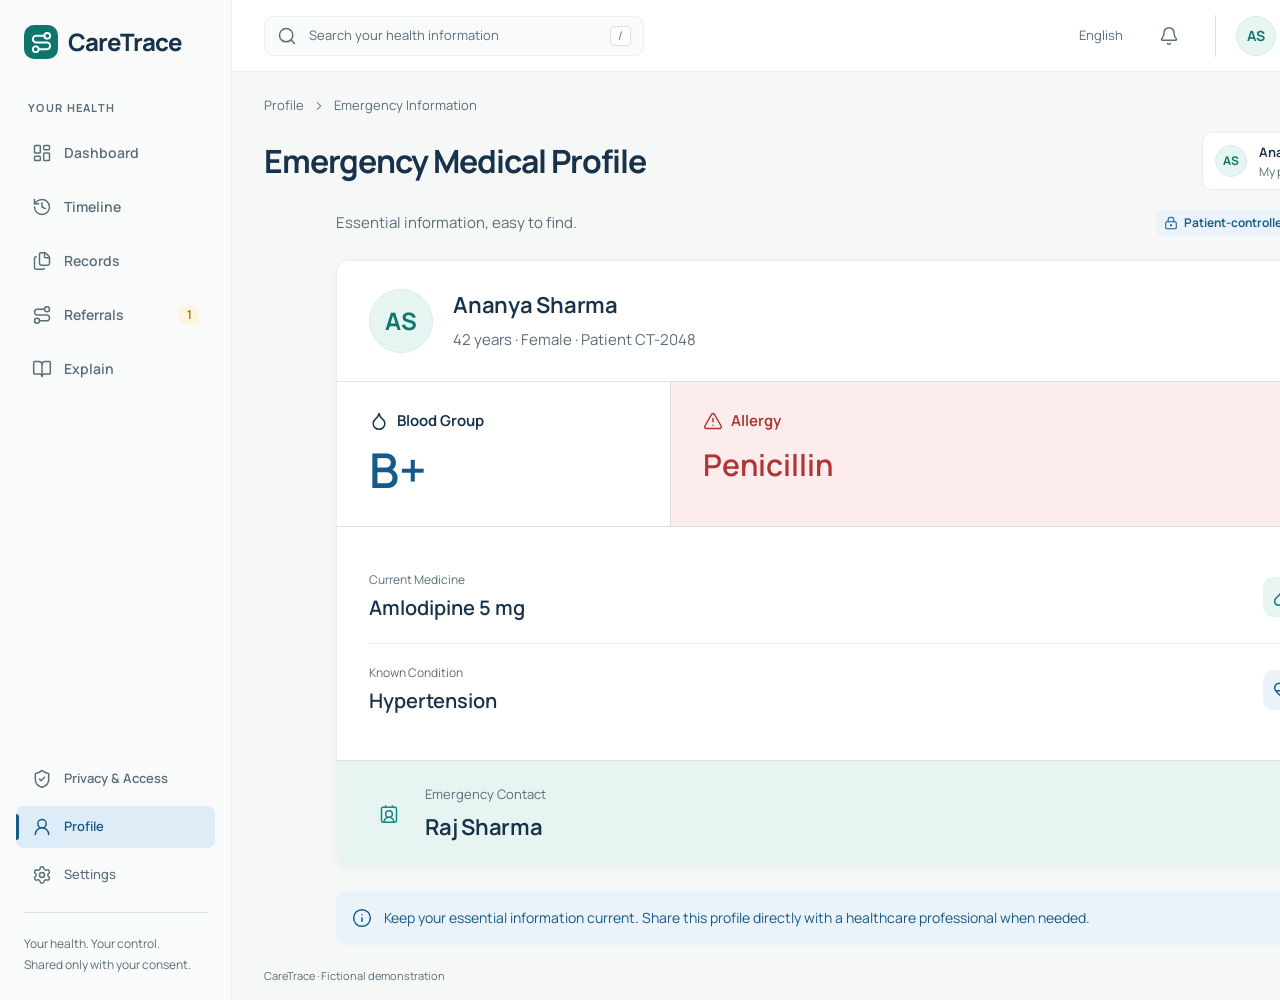
<file: pages/10-emergency-profile.html>
<!doctype html><html lang="en"><head><meta charset="utf-8"><meta name="viewport" content="width=device-width,initial-scale=1"><title>Emergency Profile · CareTrace</title><link rel="stylesheet" href="../source/styles.css"></head><body data-screen="10-emergency-profile"><div class="app"><aside class="sidebar"><div class="brand"><span class="brandmark"><svg data-icon="Route" viewBox="0 0 24 24" fill="none" stroke="currentColor" stroke-linecap="round" stroke-linejoin="round" aria-hidden="true"><circle cx="6" cy="19" r="3" /><path d="M9 19h8.5a3.5 3.5 0 0 0 0-7h-11a3.5 3.5 0 0 1 0-7H15" /><circle cx="18" cy="5" r="3" /></svg></span>CareTrace</div><div class="eyebrow workspace-label">Your health</div><nav><div class="nav-item "><svg data-icon="LayoutDashboard" viewBox="0 0 24 24" fill="none" stroke="currentColor" stroke-linecap="round" stroke-linejoin="round" aria-hidden="true"><rect width="7" height="9" x="3" y="3" rx="1" /><rect width="7" height="5" x="14" y="3" rx="1" /><rect width="7" height="9" x="14" y="12" rx="1" /><rect width="7" height="5" x="3" y="16" rx="1" /></svg><a href="02-patient-dashboard.html">Dashboard</a></div><div class="nav-item "><svg data-icon="History" viewBox="0 0 24 24" fill="none" stroke="currentColor" stroke-linecap="round" stroke-linejoin="round" aria-hidden="true"><path d="M3 12a9 9 0 1 0 9-9 9.75 9.75 0 0 0-6.74 2.74L3 8" /><path d="M3 3v5h5" /><path d="M12 7v5l4 2" /></svg><a href="03-medical-timeline.html">Timeline</a></div><div class="nav-item "><svg data-icon="Files" viewBox="0 0 24 24" fill="none" stroke="currentColor" stroke-linecap="round" stroke-linejoin="round" aria-hidden="true"><path d="M15 2h-4a2 2 0 0 0-2 2v11a2 2 0 0 0 2 2h8a2 2 0 0 0 2-2V8" /><path d="M16.706 2.706A2.4 2.4 0 0 0 15 2v5a1 1 0 0 0 1 1h5a2.4 2.4 0 0 0-.706-1.706z" /><path d="M5 7a2 2 0 0 0-2 2v11a2 2 0 0 0 2 2h8a2 2 0 0 0 1.732-1" /></svg><a href="04-medical-records.html">Records</a></div><div class="nav-item "><svg data-icon="Route" viewBox="0 0 24 24" fill="none" stroke="currentColor" stroke-linecap="round" stroke-linejoin="round" aria-hidden="true"><circle cx="6" cy="19" r="3" /><path d="M9 19h8.5a3.5 3.5 0 0 0 0-7h-11a3.5 3.5 0 0 1 0-7H15" /><circle cx="18" cy="5" r="3" /></svg><a href="06-patient-consent.html">Referrals</a><span class="nav-count">1</span></div><div class="nav-item "><svg data-icon="BookOpen" viewBox="0 0 24 24" fill="none" stroke="currentColor" stroke-linecap="round" stroke-linejoin="round" aria-hidden="true"><path d="M12 7v14" /><path d="M3 18a1 1 0 0 1-1-1V4a1 1 0 0 1 1-1h5a4 4 0 0 1 4 4 4 4 0 0 1 4-4h5a1 1 0 0 1 1 1v13a1 1 0 0 1-1 1h-6a3 3 0 0 0-3 3 3 3 0 0 0-3-3z" /></svg><a href="09-ai-record-explainer.html">Explain</a></div></nav><div class="sidebar-bottom"><div class="nav-item "><svg data-icon="ShieldCheck" viewBox="0 0 24 24" fill="none" stroke="currentColor" stroke-linecap="round" stroke-linejoin="round" aria-hidden="true"><path d="M20 13c0 5-3.5 7.5-7.66 8.95a1 1 0 0 1-.67-.01C7.5 20.5 4 18 4 13V6a1 1 0 0 1 1-1c2 0 4.5-1.2 6.24-2.72a1.17 1.17 0 0 1 1.52 0C14.51 3.81 17 5 19 5a1 1 0 0 1 1 1z" /><path d="m9 12 2 2 4-4" /></svg><a href="11-privacy-access.html">Privacy & Access</a></div><div class="nav-item active"><svg data-icon="UserRound" viewBox="0 0 24 24" fill="none" stroke="currentColor" stroke-linecap="round" stroke-linejoin="round" aria-hidden="true"><circle cx="12" cy="8" r="5" /><path d="M20 21a8 8 0 0 0-16 0" /></svg><a href="10-emergency-profile.html">Profile</a></div><div class="nav-item "><svg data-icon="Settings" viewBox="0 0 24 24" fill="none" stroke="currentColor" stroke-linecap="round" stroke-linejoin="round" aria-hidden="true"><path d="M9.671 4.136a2.34 2.34 0 0 1 4.659 0 2.34 2.34 0 0 0 3.319 1.915 2.34 2.34 0 0 1 2.33 4.033 2.34 2.34 0 0 0 0 3.831 2.34 2.34 0 0 1-2.33 4.033 2.34 2.34 0 0 0-3.319 1.915 2.34 2.34 0 0 1-4.659 0 2.34 2.34 0 0 0-3.32-1.915 2.34 2.34 0 0 1-2.33-4.033 2.34 2.34 0 0 0 0-3.831A2.34 2.34 0 0 1 6.35 6.051a2.34 2.34 0 0 0 3.319-1.915" /><circle cx="12" cy="12" r="3" /></svg>Settings</div><div class="sidebar-foot">Your health. Your control.<br>Shared only with your consent.</div></div></aside><div class="application"><header class="topbar"><div class="topbar-search"><svg data-icon="Search" viewBox="0 0 24 24" fill="none" stroke="currentColor" stroke-linecap="round" stroke-linejoin="round" aria-hidden="true"><path d="m21 21-4.34-4.34" /><circle cx="11" cy="11" r="8" /></svg><span>Search your health information</span><kbd>/</kbd></div><div class="row gap24"><span class="small muted">English</span><button class="icon-button" aria-label="Notifications"><svg data-icon="Bell" viewBox="0 0 24 24" fill="none" stroke="currentColor" stroke-linecap="round" stroke-linejoin="round" aria-hidden="true"><path d="M10.268 21a2 2 0 0 0 3.464 0" /><path d="M3.262 15.326A1 1 0 0 0 4 17h16a1 1 0 0 0 .74-1.673C19.41 13.956 18 12.499 18 8A6 6 0 0 0 6 8c0 4.499-1.411 5.956-2.738 7.326" /></svg></button><div class="row gap8 top-user"><span class="avatar">AS</span><div><strong class="small">Ananya Sharma</strong><div class="small muted">Patient</div></div><svg data-icon="ChevronDown" viewBox="0 0 24 24" fill="none" stroke="currentColor" stroke-linecap="round" stroke-linejoin="round" aria-hidden="true"><path d="m6 9 6 6 6-6" /></svg></div></div></header><main class="content"><div class="breadcrumb">Profile <svg data-icon="ChevronRight" viewBox="0 0 24 24" fill="none" stroke="currentColor" stroke-linecap="round" stroke-linejoin="round" aria-hidden="true"><path d="m9 18 6-6-6-6" /></svg> Emergency Information</div><div class="page-head"><div><h1>Emergency Medical Profile</h1></div><div class="profile-switch"><span class="avatar">AS</span><div><strong class="small">Ananya Sharma</strong><div class="muted" style="font-size:12px">My profile · CT-2048</div></div><svg data-icon="ChevronsUpDown" viewBox="0 0 24 24" fill="none" stroke="currentColor" stroke-linecap="round" stroke-linejoin="round" aria-hidden="true"><path d="m7 15 5 5 5-5" /><path d="m7 9 5-5 5 5" /></svg></div></div>
  <div class="emergency-wrap"><div class="row between mb24"><p class="muted">Essential information, easy to find.</p><span class="chip "><svg data-icon="LockKeyhole" viewBox="0 0 24 24" fill="none" stroke="currentColor" stroke-linecap="round" stroke-linejoin="round" aria-hidden="true"><circle cx="12" cy="16" r="1" /><rect x="3" y="10" width="18" height="12" rx="2" /><path d="M7 10V7a5 5 0 0 1 10 0v3" /></svg>Patient-controlled profile</span></div><section class="panel flush"><div class="emergency-identity"><span class="avatar">AS</span><div><h2>Ananya Sharma</h2><p class="muted mt8">42 years · Female · Patient CT-2048</p></div></div><div class="emergency-critical"><div><div class="row gap8"><svg data-icon="Droplet" viewBox="0 0 24 24" fill="none" stroke="currentColor" stroke-linecap="round" stroke-linejoin="round" aria-hidden="true"><path d="M12 22a7 7 0 0 0 7-7c0-2-1-3.9-3-5.5s-3.5-4-4-6.5c-.5 2.5-2 4.9-4 6.5C6 11.1 5 13 5 15a7 7 0 0 0 7 7z" /></svg><strong>Blood Group</strong></div><div class="blood-value">B+</div></div><div class="allergy"><div class="row gap8" style="color:var(--red)"><svg data-icon="TriangleAlert" viewBox="0 0 24 24" fill="none" stroke="currentColor" stroke-linecap="round" stroke-linejoin="round" aria-hidden="true"><path d="m21.73 18-8-14a2 2 0 0 0-3.48 0l-8 14A2 2 0 0 0 4 21h16a2 2 0 0 0 1.73-3" /><path d="M12 9v4" /><path d="M12 17h.01" /></svg><strong>Allergy</strong></div><div class="allergy-value">Penicillin</div></div></div><div class="emergency-info"><div class="fact"><div class="row between"><div><div class="label">Current Medicine</div><div class="value">Amlodipine 5 mg</div></div><span class="iconbox category-Pill "><svg data-icon="Pill" viewBox="0 0 24 24" fill="none" stroke="currentColor" stroke-linecap="round" stroke-linejoin="round" aria-hidden="true"><path d="m10.5 20.5 10-10a4.95 4.95 0 1 0-7-7l-10 10a4.95 4.95 0 1 0 7 7Z" /><path d="m8.5 8.5 7 7" /></svg></span></div></div><div class="fact"><div class="row between"><div><div class="label">Known Condition</div><div class="value">Hypertension</div></div><span class="iconbox category-HeartPulse "><svg data-icon="HeartPulse" viewBox="0 0 24 24" fill="none" stroke="currentColor" stroke-linecap="round" stroke-linejoin="round" aria-hidden="true"><path d="M2 9.5a5.5 5.5 0 0 1 9.591-3.676.56.56 0 0 0 .818 0A5.49 5.49 0 0 1 22 9.5c0 2.29-1.5 4-3 5.5l-5.492 5.313a2 2 0 0 1-3 .019L5 15c-1.5-1.5-3-3.2-3-5.5" /><path d="M3.22 13H9.5l.5-1 2 4.5 2-7 1.5 3.5h5.27" /></svg></span></div></div></div><div class="emergency-contact"><span class="iconbox category-ContactRound teal"><svg data-icon="ContactRound" viewBox="0 0 24 24" fill="none" stroke="currentColor" stroke-linecap="round" stroke-linejoin="round" aria-hidden="true"><path d="M16 2v2" /><path d="M17.915 22a6 6 0 0 0-12 0" /><path d="M8 2v2" /><circle cx="12" cy="12" r="4" /><rect x="3" y="4" width="18" height="18" rx="2" /></svg></span><div><div class="small muted">Emergency Contact</div><h2 class="mt8">Raj Sharma</h2></div></div></section><div class="mt24"><div class="notice "><svg data-icon="Info" viewBox="0 0 24 24" fill="none" stroke="currentColor" stroke-linecap="round" stroke-linejoin="round" aria-hidden="true"><circle cx="12" cy="12" r="10" /><path d="M12 16v-4" /><path d="M12 8h.01" /></svg><div>Keep your essential information current. Share this profile directly with a healthcare professional when needed.</div></div></div></div></main></div><footer class="screen-foot"><span>CareTrace · Fictional demonstration</span><span>02 Sep 2026 · 09:16 IST</span></footer></div></body></html>
</file>
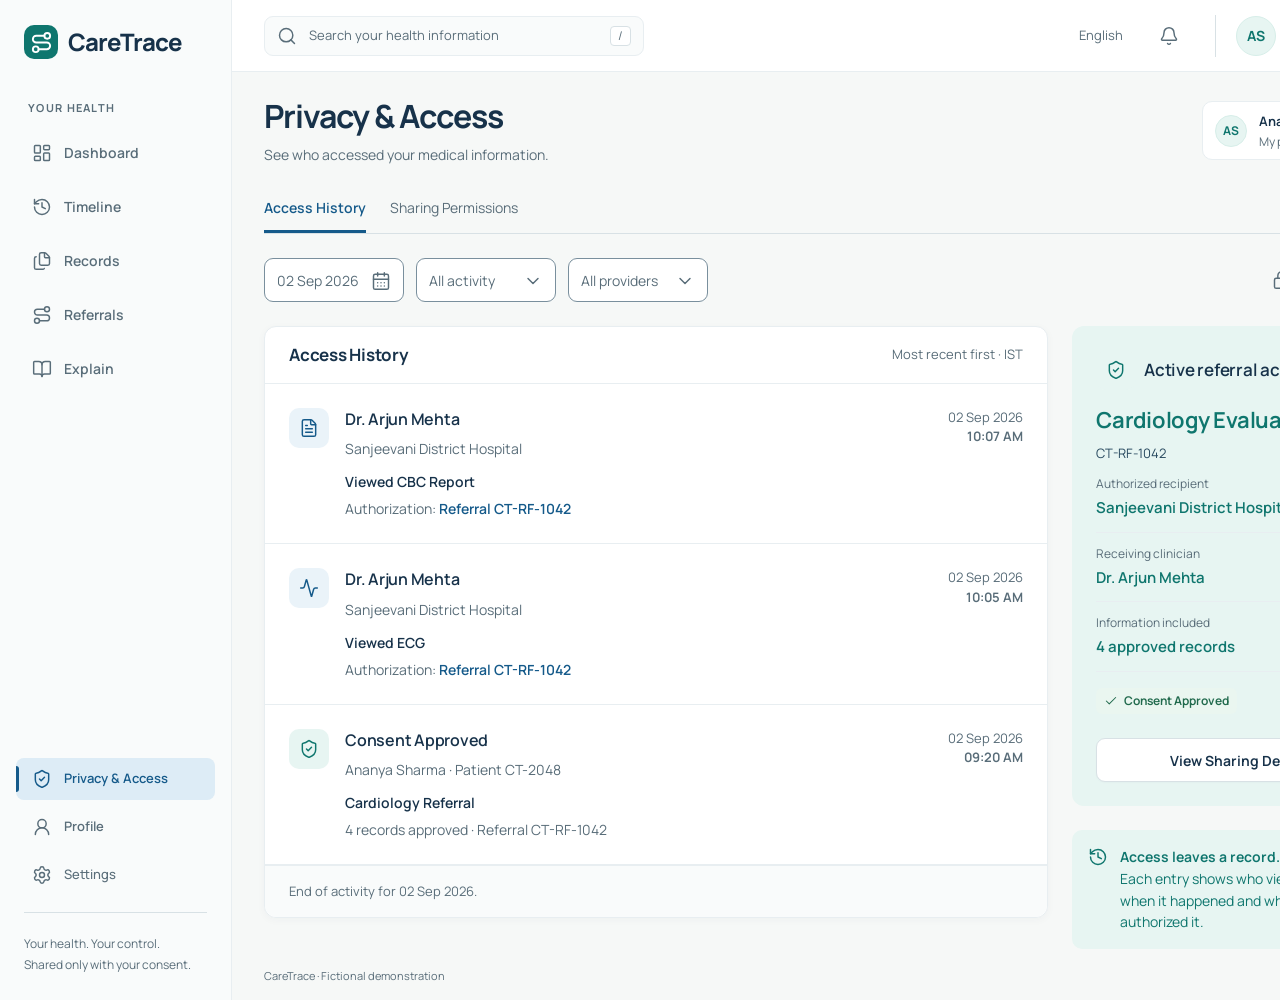
<file: pages/11-privacy-access.html>
<!doctype html><html lang="en"><head><meta charset="utf-8"><meta name="viewport" content="width=device-width,initial-scale=1"><title>Privacy & Access · CareTrace</title><link rel="stylesheet" href="../source/styles.css"></head><body data-screen="11-privacy-access"><div class="app"><aside class="sidebar"><div class="brand"><span class="brandmark"><svg data-icon="Route" viewBox="0 0 24 24" fill="none" stroke="currentColor" stroke-linecap="round" stroke-linejoin="round" aria-hidden="true"><circle cx="6" cy="19" r="3" /><path d="M9 19h8.5a3.5 3.5 0 0 0 0-7h-11a3.5 3.5 0 0 1 0-7H15" /><circle cx="18" cy="5" r="3" /></svg></span>CareTrace</div><div class="eyebrow workspace-label">Your health</div><nav><div class="nav-item "><svg data-icon="LayoutDashboard" viewBox="0 0 24 24" fill="none" stroke="currentColor" stroke-linecap="round" stroke-linejoin="round" aria-hidden="true"><rect width="7" height="9" x="3" y="3" rx="1" /><rect width="7" height="5" x="14" y="3" rx="1" /><rect width="7" height="9" x="14" y="12" rx="1" /><rect width="7" height="5" x="3" y="16" rx="1" /></svg><a href="02-patient-dashboard.html">Dashboard</a></div><div class="nav-item "><svg data-icon="History" viewBox="0 0 24 24" fill="none" stroke="currentColor" stroke-linecap="round" stroke-linejoin="round" aria-hidden="true"><path d="M3 12a9 9 0 1 0 9-9 9.75 9.75 0 0 0-6.74 2.74L3 8" /><path d="M3 3v5h5" /><path d="M12 7v5l4 2" /></svg><a href="03-medical-timeline.html">Timeline</a></div><div class="nav-item "><svg data-icon="Files" viewBox="0 0 24 24" fill="none" stroke="currentColor" stroke-linecap="round" stroke-linejoin="round" aria-hidden="true"><path d="M15 2h-4a2 2 0 0 0-2 2v11a2 2 0 0 0 2 2h8a2 2 0 0 0 2-2V8" /><path d="M16.706 2.706A2.4 2.4 0 0 0 15 2v5a1 1 0 0 0 1 1h5a2.4 2.4 0 0 0-.706-1.706z" /><path d="M5 7a2 2 0 0 0-2 2v11a2 2 0 0 0 2 2h8a2 2 0 0 0 1.732-1" /></svg><a href="04-medical-records.html">Records</a></div><div class="nav-item "><svg data-icon="Route" viewBox="0 0 24 24" fill="none" stroke="currentColor" stroke-linecap="round" stroke-linejoin="round" aria-hidden="true"><circle cx="6" cy="19" r="3" /><path d="M9 19h8.5a3.5 3.5 0 0 0 0-7h-11a3.5 3.5 0 0 1 0-7H15" /><circle cx="18" cy="5" r="3" /></svg><a href="06-patient-consent.html">Referrals</a></div><div class="nav-item "><svg data-icon="BookOpen" viewBox="0 0 24 24" fill="none" stroke="currentColor" stroke-linecap="round" stroke-linejoin="round" aria-hidden="true"><path d="M12 7v14" /><path d="M3 18a1 1 0 0 1-1-1V4a1 1 0 0 1 1-1h5a4 4 0 0 1 4 4 4 4 0 0 1 4-4h5a1 1 0 0 1 1 1v13a1 1 0 0 1-1 1h-6a3 3 0 0 0-3 3 3 3 0 0 0-3-3z" /></svg><a href="09-ai-record-explainer.html">Explain</a></div></nav><div class="sidebar-bottom"><div class="nav-item active"><svg data-icon="ShieldCheck" viewBox="0 0 24 24" fill="none" stroke="currentColor" stroke-linecap="round" stroke-linejoin="round" aria-hidden="true"><path d="M20 13c0 5-3.5 7.5-7.66 8.95a1 1 0 0 1-.67-.01C7.5 20.5 4 18 4 13V6a1 1 0 0 1 1-1c2 0 4.5-1.2 6.24-2.72a1.17 1.17 0 0 1 1.52 0C14.51 3.81 17 5 19 5a1 1 0 0 1 1 1z" /><path d="m9 12 2 2 4-4" /></svg><a href="11-privacy-access.html">Privacy & Access</a></div><div class="nav-item "><svg data-icon="UserRound" viewBox="0 0 24 24" fill="none" stroke="currentColor" stroke-linecap="round" stroke-linejoin="round" aria-hidden="true"><circle cx="12" cy="8" r="5" /><path d="M20 21a8 8 0 0 0-16 0" /></svg><a href="10-emergency-profile.html">Profile</a></div><div class="nav-item "><svg data-icon="Settings" viewBox="0 0 24 24" fill="none" stroke="currentColor" stroke-linecap="round" stroke-linejoin="round" aria-hidden="true"><path d="M9.671 4.136a2.34 2.34 0 0 1 4.659 0 2.34 2.34 0 0 0 3.319 1.915 2.34 2.34 0 0 1 2.33 4.033 2.34 2.34 0 0 0 0 3.831 2.34 2.34 0 0 1-2.33 4.033 2.34 2.34 0 0 0-3.319 1.915 2.34 2.34 0 0 1-4.659 0 2.34 2.34 0 0 0-3.32-1.915 2.34 2.34 0 0 1-2.33-4.033 2.34 2.34 0 0 0 0-3.831A2.34 2.34 0 0 1 6.35 6.051a2.34 2.34 0 0 0 3.319-1.915" /><circle cx="12" cy="12" r="3" /></svg>Settings</div><div class="sidebar-foot">Your health. Your control.<br>Shared only with your consent.</div></div></aside><div class="application"><header class="topbar"><div class="topbar-search"><svg data-icon="Search" viewBox="0 0 24 24" fill="none" stroke="currentColor" stroke-linecap="round" stroke-linejoin="round" aria-hidden="true"><path d="m21 21-4.34-4.34" /><circle cx="11" cy="11" r="8" /></svg><span>Search your health information</span><kbd>/</kbd></div><div class="row gap24"><span class="small muted">English</span><button class="icon-button" aria-label="Notifications"><svg data-icon="Bell" viewBox="0 0 24 24" fill="none" stroke="currentColor" stroke-linecap="round" stroke-linejoin="round" aria-hidden="true"><path d="M10.268 21a2 2 0 0 0 3.464 0" /><path d="M3.262 15.326A1 1 0 0 0 4 17h16a1 1 0 0 0 .74-1.673C19.41 13.956 18 12.499 18 8A6 6 0 0 0 6 8c0 4.499-1.411 5.956-2.738 7.326" /></svg></button><div class="row gap8 top-user"><span class="avatar">AS</span><div><strong class="small">Ananya Sharma</strong><div class="small muted">Patient</div></div><svg data-icon="ChevronDown" viewBox="0 0 24 24" fill="none" stroke="currentColor" stroke-linecap="round" stroke-linejoin="round" aria-hidden="true"><path d="m6 9 6 6 6-6" /></svg></div></div></header><main class="content"><div class="page-head"><div><h1>Privacy & Access</h1><p>See who accessed your medical information.</p></div><div class="profile-switch"><span class="avatar">AS</span><div><strong class="small">Ananya Sharma</strong><div class="muted" style="font-size:12px">My profile · CT-2048</div></div><svg data-icon="ChevronsUpDown" viewBox="0 0 24 24" fill="none" stroke="currentColor" stroke-linecap="round" stroke-linejoin="round" aria-hidden="true"><path d="m7 15 5 5 5-5" /><path d="m7 9 5-5 5 5" /></svg></div></div>
  <div class="tabs"><div class="tab active">Access History</div><div class="tab">Sharing Permissions</div></div><div class="row between mb24"><div class="filters" style="margin:0"><div class="field "><span>02 Sep 2026</span><span class="push"><svg data-icon="CalendarDays" viewBox="0 0 24 24" fill="none" stroke="currentColor" stroke-linecap="round" stroke-linejoin="round" aria-hidden="true"><path d="M8 2v4" /><path d="M16 2v4" /><rect width="18" height="18" x="3" y="4" rx="2" /><path d="M3 10h18" /><path d="M8 14h.01" /><path d="M12 14h.01" /><path d="M16 14h.01" /><path d="M8 18h.01" /><path d="M12 18h.01" /><path d="M16 18h.01" /></svg></span></div><div class="field "><span>All activity</span><span class="push"><svg data-icon="ChevronDown" viewBox="0 0 24 24" fill="none" stroke="currentColor" stroke-linecap="round" stroke-linejoin="round" aria-hidden="true"><path d="m6 9 6 6 6-6" /></svg></span></div><div class="field "><span>All providers</span><span class="push"><svg data-icon="ChevronDown" viewBox="0 0 24 24" fill="none" stroke="currentColor" stroke-linecap="round" stroke-linejoin="round" aria-hidden="true"><path d="m6 9 6 6 6-6" /></svg></span></div></div><span class="small muted row gap8"><svg data-icon="LockKeyhole" viewBox="0 0 24 24" fill="none" stroke="currentColor" stroke-linecap="round" stroke-linejoin="round" aria-hidden="true"><circle cx="12" cy="16" r="1" /><rect x="3" y="10" width="18" height="12" rx="2" /><path d="M7 10V7a5 5 0 0 1 10 0v3" /></svg>Read-only history</span></div>
  <div class="split"><section class="panel flush"><div class="panel-head"><h3>Access History</h3><span class="small muted">Most recent first · IST</span></div><article class="audit-entry"><span class="iconbox category-FileText "><svg data-icon="FileText" viewBox="0 0 24 24" fill="none" stroke="currentColor" stroke-linecap="round" stroke-linejoin="round" aria-hidden="true"><path d="M6 22a2 2 0 0 1-2-2V4a2 2 0 0 1 2-2h8a2.4 2.4 0 0 1 1.704.706l3.588 3.588A2.4 2.4 0 0 1 20 8v12a2 2 0 0 1-2 2z" /><path d="M14 2v5a1 1 0 0 0 1 1h5" /><path d="M10 9H8" /><path d="M16 13H8" /><path d="M16 17H8" /></svg></span><div class="grow"><h3>Dr. Arjun Mehta</h3><p class="mt8">Sanjeevani District Hospital</p><p class="action">Viewed CBC Report</p><p class="small">Authorization: <span class="link">Referral CT-RF-1042</span></p></div><div class="time">02 Sep 2026<br><strong>10:07 AM</strong></div></article><article class="audit-entry"><span class="iconbox category-Activity "><svg data-icon="Activity" viewBox="0 0 24 24" fill="none" stroke="currentColor" stroke-linecap="round" stroke-linejoin="round" aria-hidden="true"><path d="M22 12h-2.48a2 2 0 0 0-1.93 1.46l-2.35 8.36a.25.25 0 0 1-.48 0L9.24 2.18a.25.25 0 0 0-.48 0l-2.35 8.36A2 2 0 0 1 4.49 12H2" /></svg></span><div class="grow"><h3>Dr. Arjun Mehta</h3><p class="mt8">Sanjeevani District Hospital</p><p class="action">Viewed ECG</p><p class="small">Authorization: <span class="link">Referral CT-RF-1042</span></p></div><div class="time">02 Sep 2026<br><strong>10:05 AM</strong></div></article><article class="audit-entry"><span class="iconbox category-ShieldCheck teal"><svg data-icon="ShieldCheck" viewBox="0 0 24 24" fill="none" stroke="currentColor" stroke-linecap="round" stroke-linejoin="round" aria-hidden="true"><path d="M20 13c0 5-3.5 7.5-7.66 8.95a1 1 0 0 1-.67-.01C7.5 20.5 4 18 4 13V6a1 1 0 0 1 1-1c2 0 4.5-1.2 6.24-2.72a1.17 1.17 0 0 1 1.52 0C14.51 3.81 17 5 19 5a1 1 0 0 1 1 1z" /><path d="m9 12 2 2 4-4" /></svg></span><div class="grow"><h3>Consent Approved</h3><p class="mt8">Ananya Sharma · Patient CT-2048</p><p class="action">Cardiology Referral</p><p class="small">4 records approved · Referral CT-RF-1042</p></div><div class="time">02 Sep 2026<br><strong>09:20 AM</strong></div></article><div class="panel-foot small muted">End of activity for 02 Sep 2026.</div></section><aside class="stack"><div class="panel privacy-surface"><div class="row gap8"><span class="iconbox category-ShieldCheck "><svg data-icon="ShieldCheck" viewBox="0 0 24 24" fill="none" stroke="currentColor" stroke-linecap="round" stroke-linejoin="round" aria-hidden="true"><path d="M20 13c0 5-3.5 7.5-7.66 8.95a1 1 0 0 1-.67-.01C7.5 20.5 4 18 4 13V6a1 1 0 0 1 1-1c2 0 4.5-1.2 6.24-2.72a1.17 1.17 0 0 1 1.52 0C14.51 3.81 17 5 19 5a1 1 0 0 1 1 1z" /><path d="m9 12 2 2 4-4" /></svg></span><h3>Active referral access</h3></div><h2 class="mt16">Cardiology Evaluation</h2><p class="small muted mt8">CT-RF-1042</p><div class="fact"><div class="label">Authorized recipient</div><div class="value">Sanjeevani District Hospital</div></div><div class="fact"><div class="label">Receiving clinician</div><div class="value">Dr. Arjun Mehta</div></div><div class="fact"><div class="label">Information included</div><div class="value">4 approved records</div></div><div class="mt16"><span class="chip green"><svg data-icon="Check" viewBox="0 0 24 24" fill="none" stroke="currentColor" stroke-linecap="round" stroke-linejoin="round" aria-hidden="true"><path d="M20 6 9 17l-5-5" /></svg>Consent Approved</span></div><button type="button" class="btn full mt24">View Sharing Details</button></div><div class="notice teal"><svg data-icon="History" viewBox="0 0 24 24" fill="none" stroke="currentColor" stroke-linecap="round" stroke-linejoin="round" aria-hidden="true"><path d="M3 12a9 9 0 1 0 9-9 9.75 9.75 0 0 0-6.74 2.74L3 8" /><path d="M3 3v5h5" /><path d="M12 7v5l4 2" /></svg><div><strong>Access leaves a record.</strong><br>Each entry shows who viewed information, when it happened and which referral authorized it.</div></div></aside></div></main></div><footer class="screen-foot"><span>CareTrace · Fictional demonstration</span><span>02 Sep 2026 · 10:08 IST</span></footer></div></body></html>
</file>
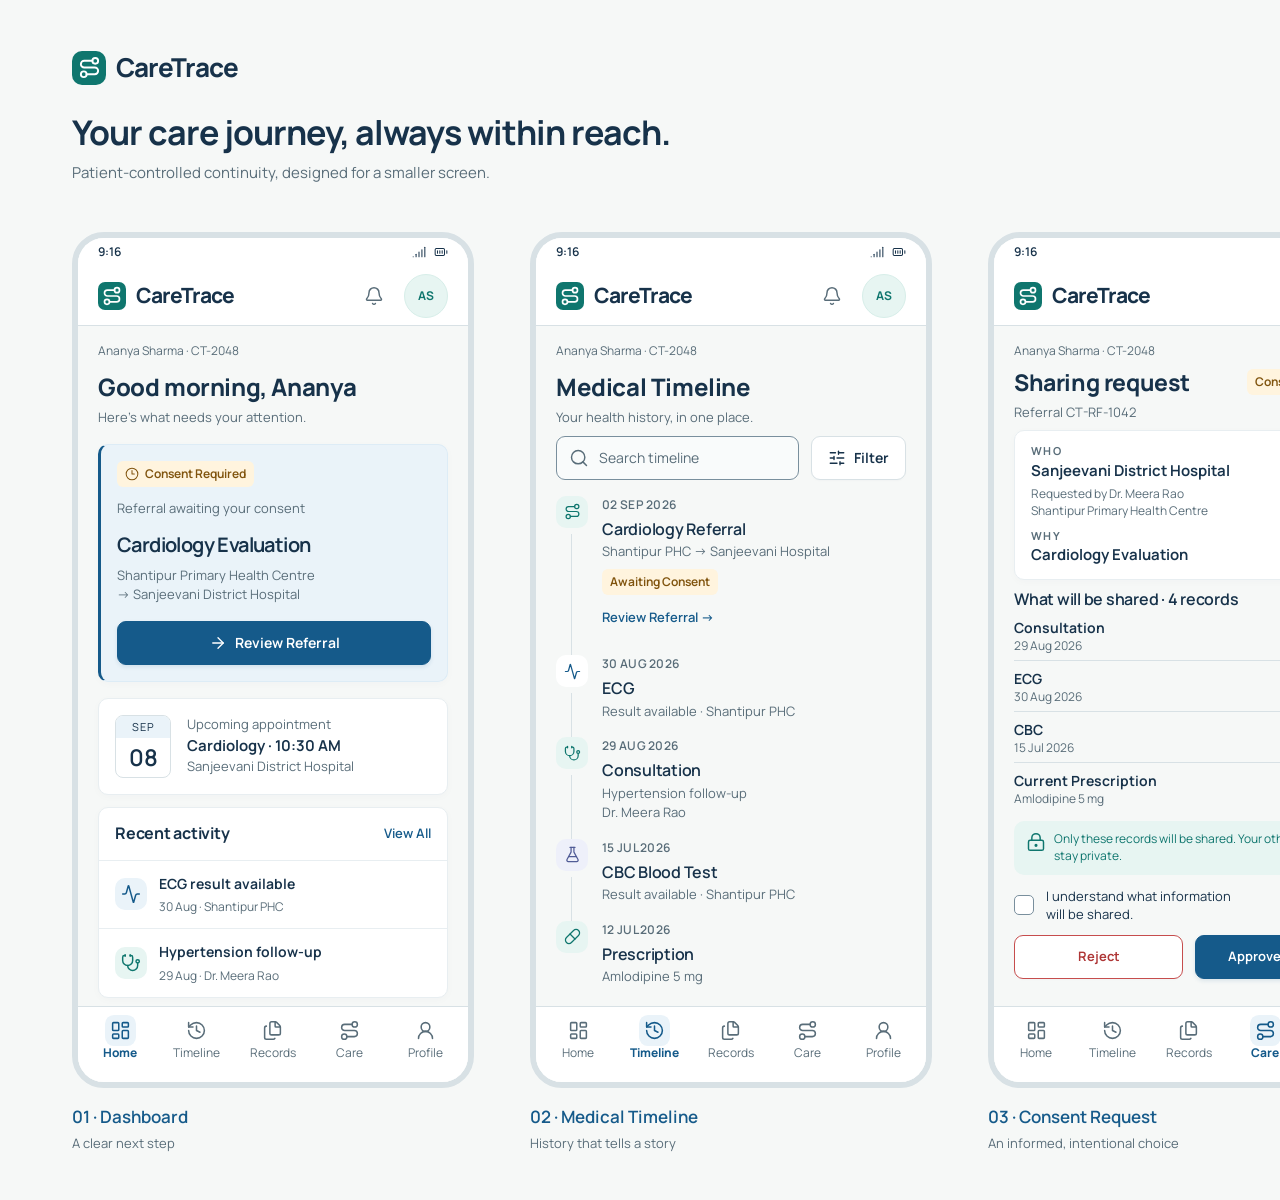
<file: pages/12-mobile-experience.html>
<!doctype html><html lang="en"><head><meta charset="utf-8"><meta name="viewport" content="width=device-width,initial-scale=1"><title>Mobile Experience · CareTrace</title><link rel="stylesheet" href="../source/styles.css"></head><body data-screen="12-mobile-experience"><div class="mobile-board"><div class="board-head"><div class="brand"><span class="brandmark"><svg data-icon="Route" viewBox="0 0 24 24" fill="none" stroke="currentColor" stroke-linecap="round" stroke-linejoin="round" aria-hidden="true"><circle cx="6" cy="19" r="3" /><path d="M9 19h8.5a3.5 3.5 0 0 0 0-7h-11a3.5 3.5 0 0 1 0-7H15" /><circle cx="18" cy="5" r="3" /></svg></span>CareTrace</div><span class="eyebrow">CareTrace on mobile · 12</span></div><h1>Your care journey, always within reach.</h1><p class="muted mt8">Patient-controlled continuity, designed for a smaller screen.</p><div class="phones"><div><div class="phone-frame"><div class="phone phone-screen-dashboard"><div class="phone-status"><span>9:16</span><span class="row gap8"><svg data-icon="Signal" viewBox="0 0 24 24" fill="none" stroke="currentColor" stroke-linecap="round" stroke-linejoin="round" aria-hidden="true"><path d="M2 20h.01" /><path d="M7 20v-4" /><path d="M12 20v-8" /><path d="M17 20V8" /><path d="M22 4v16" /></svg><svg data-icon="BatteryFull" viewBox="0 0 24 24" fill="none" stroke="currentColor" stroke-linecap="round" stroke-linejoin="round" aria-hidden="true"><path d="M10 10v4" /><path d="M14 10v4" /><path d="M22 14v-4" /><path d="M6 10v4" /><rect x="2" y="6" width="16" height="12" rx="2" /></svg></span></div><header class="phone-header"><div class="brand"><span class="brandmark"><svg data-icon="Route" viewBox="0 0 24 24" fill="none" stroke="currentColor" stroke-linecap="round" stroke-linejoin="round" aria-hidden="true"><circle cx="6" cy="19" r="3" /><path d="M9 19h8.5a3.5 3.5 0 0 0 0-7h-11a3.5 3.5 0 0 1 0-7H15" /><circle cx="18" cy="5" r="3" /></svg></span>CareTrace</div><div class="row gap8"><button class="icon-button" aria-label="Notifications"><svg data-icon="Bell" viewBox="0 0 24 24" fill="none" stroke="currentColor" stroke-linecap="round" stroke-linejoin="round" aria-hidden="true"><path d="M10.268 21a2 2 0 0 0 3.464 0" /><path d="M3.262 15.326A1 1 0 0 0 4 17h16a1 1 0 0 0 .74-1.673C19.41 13.956 18 12.499 18 8A6 6 0 0 0 6 8c0 4.499-1.411 5.956-2.738 7.326" /></svg></button><span class="avatar" style="width:32px;height:32px;font-size:12px">AS</span></div></header><main class="phone-content"><div class="identity-line">Ananya Sharma · CT-2048</div><h1>Good morning, Ananya</h1><p class="subtitle">Here’s what needs your attention.</p><section class="panel attention mt24"><span class="chip amber"><svg data-icon="Clock3" viewBox="0 0 24 24" fill="none" stroke="currentColor" stroke-linecap="round" stroke-linejoin="round" aria-hidden="true"><circle cx="12" cy="12" r="10" /><path d="M12 6v6h4" /></svg>Consent Required</span><p class="mt12" style="margin-top:12px">Referral awaiting your consent</p><h2>Cardiology Evaluation</h2><p>Shantipur Primary Health Centre<br>→ Sanjeevani District Hospital</p><button type="button" class="btn primary"><svg data-icon="ArrowRight" viewBox="0 0 24 24" fill="none" stroke="currentColor" stroke-linecap="round" stroke-linejoin="round" aria-hidden="true"><path d="M5 12h14" /><path d="m12 5 7 7-7 7" /></svg>Review Referral</button></section><section class="panel mt16"><div class="row"><div class="mini-date"><div class="month">SEP</div><div class="day">08</div></div><div><div class="small muted">Upcoming appointment</div><strong>Cardiology · 10:30 AM</strong><p class="small muted">Sanjeevani District Hospital</p></div></div></section><section class="panel flush mt24"><div class="panel-head"><h3>Recent activity</h3><span class="link small">View All</span></div><div class="list-row"><span class="iconbox category-Activity "><svg data-icon="Activity" viewBox="0 0 24 24" fill="none" stroke="currentColor" stroke-linecap="round" stroke-linejoin="round" aria-hidden="true"><path d="M22 12h-2.48a2 2 0 0 0-1.93 1.46l-2.35 8.36a.25.25 0 0 1-.48 0L9.24 2.18a.25.25 0 0 0-.48 0l-2.35 8.36A2 2 0 0 1 4.49 12H2" /></svg></span><div><strong>ECG result available</strong><p>30 Aug · Shantipur PHC</p></div></div><div class="list-row"><span class="iconbox category-Stethoscope "><svg data-icon="Stethoscope" viewBox="0 0 24 24" fill="none" stroke="currentColor" stroke-linecap="round" stroke-linejoin="round" aria-hidden="true"><path d="M11 2v2" /><path d="M5 2v2" /><path d="M5 3H4a2 2 0 0 0-2 2v4a6 6 0 0 0 12 0V5a2 2 0 0 0-2-2h-1" /><path d="M8 15a6 6 0 0 0 12 0v-3" /><circle cx="20" cy="10" r="2" /></svg></span><div><strong>Hypertension follow-up</strong><p>29 Aug · Dr. Meera Rao</p></div></div></section></main><nav class="phone-nav"><div class="nav active"><svg data-icon="LayoutDashboard" viewBox="0 0 24 24" fill="none" stroke="currentColor" stroke-linecap="round" stroke-linejoin="round" aria-hidden="true"><rect width="7" height="9" x="3" y="3" rx="1" /><rect width="7" height="5" x="14" y="3" rx="1" /><rect width="7" height="9" x="14" y="12" rx="1" /><rect width="7" height="5" x="3" y="16" rx="1" /></svg>Home</div><div class="nav "><svg data-icon="History" viewBox="0 0 24 24" fill="none" stroke="currentColor" stroke-linecap="round" stroke-linejoin="round" aria-hidden="true"><path d="M3 12a9 9 0 1 0 9-9 9.75 9.75 0 0 0-6.74 2.74L3 8" /><path d="M3 3v5h5" /><path d="M12 7v5l4 2" /></svg>Timeline</div><div class="nav "><svg data-icon="Files" viewBox="0 0 24 24" fill="none" stroke="currentColor" stroke-linecap="round" stroke-linejoin="round" aria-hidden="true"><path d="M15 2h-4a2 2 0 0 0-2 2v11a2 2 0 0 0 2 2h8a2 2 0 0 0 2-2V8" /><path d="M16.706 2.706A2.4 2.4 0 0 0 15 2v5a1 1 0 0 0 1 1h5a2.4 2.4 0 0 0-.706-1.706z" /><path d="M5 7a2 2 0 0 0-2 2v11a2 2 0 0 0 2 2h8a2 2 0 0 0 1.732-1" /></svg>Records</div><div class="nav "><svg data-icon="Route" viewBox="0 0 24 24" fill="none" stroke="currentColor" stroke-linecap="round" stroke-linejoin="round" aria-hidden="true"><circle cx="6" cy="19" r="3" /><path d="M9 19h8.5a3.5 3.5 0 0 0 0-7h-11a3.5 3.5 0 0 1 0-7H15" /><circle cx="18" cy="5" r="3" /></svg>Care</div><div class="nav "><svg data-icon="UserRound" viewBox="0 0 24 24" fill="none" stroke="currentColor" stroke-linecap="round" stroke-linejoin="round" aria-hidden="true"><circle cx="12" cy="8" r="5" /><path d="M20 21a8 8 0 0 0-16 0" /></svg>Profile</div></nav></div></div><div class="phone-caption">01 · Dashboard<small>A clear next step</small></div></div><div><div class="phone-frame"><div class="phone phone-screen-timeline"><div class="phone-status"><span>9:16</span><span class="row gap8"><svg data-icon="Signal" viewBox="0 0 24 24" fill="none" stroke="currentColor" stroke-linecap="round" stroke-linejoin="round" aria-hidden="true"><path d="M2 20h.01" /><path d="M7 20v-4" /><path d="M12 20v-8" /><path d="M17 20V8" /><path d="M22 4v16" /></svg><svg data-icon="BatteryFull" viewBox="0 0 24 24" fill="none" stroke="currentColor" stroke-linecap="round" stroke-linejoin="round" aria-hidden="true"><path d="M10 10v4" /><path d="M14 10v4" /><path d="M22 14v-4" /><path d="M6 10v4" /><rect x="2" y="6" width="16" height="12" rx="2" /></svg></span></div><header class="phone-header"><div class="brand"><span class="brandmark"><svg data-icon="Route" viewBox="0 0 24 24" fill="none" stroke="currentColor" stroke-linecap="round" stroke-linejoin="round" aria-hidden="true"><circle cx="6" cy="19" r="3" /><path d="M9 19h8.5a3.5 3.5 0 0 0 0-7h-11a3.5 3.5 0 0 1 0-7H15" /><circle cx="18" cy="5" r="3" /></svg></span>CareTrace</div><div class="row gap8"><button class="icon-button" aria-label="Notifications"><svg data-icon="Bell" viewBox="0 0 24 24" fill="none" stroke="currentColor" stroke-linecap="round" stroke-linejoin="round" aria-hidden="true"><path d="M10.268 21a2 2 0 0 0 3.464 0" /><path d="M3.262 15.326A1 1 0 0 0 4 17h16a1 1 0 0 0 .74-1.673C19.41 13.956 18 12.499 18 8A6 6 0 0 0 6 8c0 4.499-1.411 5.956-2.738 7.326" /></svg></button><span class="avatar" style="width:32px;height:32px;font-size:12px">AS</span></div></header><main class="phone-content"><div class="identity-line">Ananya Sharma · CT-2048</div><h1>Medical Timeline</h1><p class="subtitle">Your health history, in one place.</p><div class="filters mt16" style="margin-bottom:8px"><div class="field search"><svg data-icon="Search" viewBox="0 0 24 24" fill="none" stroke="currentColor" stroke-linecap="round" stroke-linejoin="round" aria-hidden="true"><path d="m21 21-4.34-4.34" /><circle cx="11" cy="11" r="8" /></svg><span>Search timeline</span></div><button type="button" class="btn "><svg data-icon="SlidersHorizontal" viewBox="0 0 24 24" fill="none" stroke="currentColor" stroke-linecap="round" stroke-linejoin="round" aria-hidden="true"><path d="M10 5H3" /><path d="M12 19H3" /><path d="M14 3v4" /><path d="M16 17v4" /><path d="M21 12h-9" /><path d="M21 19h-5" /><path d="M21 5h-7" /><path d="M8 10v4" /><path d="M8 12H3" /></svg>Filter</button></div><div class="mobile-event"><span class="iconbox category-Route "><svg data-icon="Route" viewBox="0 0 24 24" fill="none" stroke="currentColor" stroke-linecap="round" stroke-linejoin="round" aria-hidden="true"><circle cx="6" cy="19" r="3" /><path d="M9 19h8.5a3.5 3.5 0 0 0 0-7h-11a3.5 3.5 0 0 1 0-7H15" /><circle cx="18" cy="5" r="3" /></svg></span><div class="grow"><div class="date">02 SEP 2026</div><h3>Cardiology Referral</h3><p>Shantipur PHC → Sanjeevani Hospital</p><div class="mt8"><span class="chip amber">Awaiting Consent</span></div><span class="link">Review Referral →</span></div></div><div class="mobile-event"><span class="iconbox category-Activity "><svg data-icon="Activity" viewBox="0 0 24 24" fill="none" stroke="currentColor" stroke-linecap="round" stroke-linejoin="round" aria-hidden="true"><path d="M22 12h-2.48a2 2 0 0 0-1.93 1.46l-2.35 8.36a.25.25 0 0 1-.48 0L9.24 2.18a.25.25 0 0 0-.48 0l-2.35 8.36A2 2 0 0 1 4.49 12H2" /></svg></span><div class="grow"><div class="date">30 AUG 2026</div><h3>ECG</h3><p>Result available · Shantipur PHC</p></div></div><div class="mobile-event"><span class="iconbox category-Stethoscope "><svg data-icon="Stethoscope" viewBox="0 0 24 24" fill="none" stroke="currentColor" stroke-linecap="round" stroke-linejoin="round" aria-hidden="true"><path d="M11 2v2" /><path d="M5 2v2" /><path d="M5 3H4a2 2 0 0 0-2 2v4a6 6 0 0 0 12 0V5a2 2 0 0 0-2-2h-1" /><path d="M8 15a6 6 0 0 0 12 0v-3" /><circle cx="20" cy="10" r="2" /></svg></span><div class="grow"><div class="date">29 AUG 2026</div><h3>Consultation</h3><p>Hypertension follow-up<br>Dr. Meera Rao</p></div></div><div class="mobile-event"><span class="iconbox category-FlaskConical "><svg data-icon="FlaskConical" viewBox="0 0 24 24" fill="none" stroke="currentColor" stroke-linecap="round" stroke-linejoin="round" aria-hidden="true"><path d="M14 2v6a2 2 0 0 0 .245.96l5.51 10.08A2 2 0 0 1 18 22H6a2 2 0 0 1-1.755-2.96l5.51-10.08A2 2 0 0 0 10 8V2" /><path d="M6.453 15h11.094" /><path d="M8.5 2h7" /></svg></span><div class="grow"><div class="date">15 JUL 2026</div><h3>CBC Blood Test</h3><p>Result available · Shantipur PHC</p></div></div><div class="mobile-event"><span class="iconbox category-Pill "><svg data-icon="Pill" viewBox="0 0 24 24" fill="none" stroke="currentColor" stroke-linecap="round" stroke-linejoin="round" aria-hidden="true"><path d="m10.5 20.5 10-10a4.95 4.95 0 1 0-7-7l-10 10a4.95 4.95 0 1 0 7 7Z" /><path d="m8.5 8.5 7 7" /></svg></span><div class="grow"><div class="date">12 JUL 2026</div><h3>Prescription</h3><p>Amlodipine 5 mg</p></div></div></main><nav class="phone-nav"><div class="nav "><svg data-icon="LayoutDashboard" viewBox="0 0 24 24" fill="none" stroke="currentColor" stroke-linecap="round" stroke-linejoin="round" aria-hidden="true"><rect width="7" height="9" x="3" y="3" rx="1" /><rect width="7" height="5" x="14" y="3" rx="1" /><rect width="7" height="9" x="14" y="12" rx="1" /><rect width="7" height="5" x="3" y="16" rx="1" /></svg>Home</div><div class="nav active"><svg data-icon="History" viewBox="0 0 24 24" fill="none" stroke="currentColor" stroke-linecap="round" stroke-linejoin="round" aria-hidden="true"><path d="M3 12a9 9 0 1 0 9-9 9.75 9.75 0 0 0-6.74 2.74L3 8" /><path d="M3 3v5h5" /><path d="M12 7v5l4 2" /></svg>Timeline</div><div class="nav "><svg data-icon="Files" viewBox="0 0 24 24" fill="none" stroke="currentColor" stroke-linecap="round" stroke-linejoin="round" aria-hidden="true"><path d="M15 2h-4a2 2 0 0 0-2 2v11a2 2 0 0 0 2 2h8a2 2 0 0 0 2-2V8" /><path d="M16.706 2.706A2.4 2.4 0 0 0 15 2v5a1 1 0 0 0 1 1h5a2.4 2.4 0 0 0-.706-1.706z" /><path d="M5 7a2 2 0 0 0-2 2v11a2 2 0 0 0 2 2h8a2 2 0 0 0 1.732-1" /></svg>Records</div><div class="nav "><svg data-icon="Route" viewBox="0 0 24 24" fill="none" stroke="currentColor" stroke-linecap="round" stroke-linejoin="round" aria-hidden="true"><circle cx="6" cy="19" r="3" /><path d="M9 19h8.5a3.5 3.5 0 0 0 0-7h-11a3.5 3.5 0 0 1 0-7H15" /><circle cx="18" cy="5" r="3" /></svg>Care</div><div class="nav "><svg data-icon="UserRound" viewBox="0 0 24 24" fill="none" stroke="currentColor" stroke-linecap="round" stroke-linejoin="round" aria-hidden="true"><circle cx="12" cy="8" r="5" /><path d="M20 21a8 8 0 0 0-16 0" /></svg>Profile</div></nav></div></div><div class="phone-caption">02 · Medical Timeline<small>History that tells a story</small></div></div><div><div class="phone-frame"><div class="phone phone-screen-consent"><div class="phone-status"><span>9:16</span><span class="row gap8"><svg data-icon="Signal" viewBox="0 0 24 24" fill="none" stroke="currentColor" stroke-linecap="round" stroke-linejoin="round" aria-hidden="true"><path d="M2 20h.01" /><path d="M7 20v-4" /><path d="M12 20v-8" /><path d="M17 20V8" /><path d="M22 4v16" /></svg><svg data-icon="BatteryFull" viewBox="0 0 24 24" fill="none" stroke="currentColor" stroke-linecap="round" stroke-linejoin="round" aria-hidden="true"><path d="M10 10v4" /><path d="M14 10v4" /><path d="M22 14v-4" /><path d="M6 10v4" /><rect x="2" y="6" width="16" height="12" rx="2" /></svg></span></div><header class="phone-header"><div class="brand"><span class="brandmark"><svg data-icon="Route" viewBox="0 0 24 24" fill="none" stroke="currentColor" stroke-linecap="round" stroke-linejoin="round" aria-hidden="true"><circle cx="6" cy="19" r="3" /><path d="M9 19h8.5a3.5 3.5 0 0 0 0-7h-11a3.5 3.5 0 0 1 0-7H15" /><circle cx="18" cy="5" r="3" /></svg></span>CareTrace</div><div class="row gap8"><button class="icon-button" aria-label="Notifications"><svg data-icon="Bell" viewBox="0 0 24 24" fill="none" stroke="currentColor" stroke-linecap="round" stroke-linejoin="round" aria-hidden="true"><path d="M10.268 21a2 2 0 0 0 3.464 0" /><path d="M3.262 15.326A1 1 0 0 0 4 17h16a1 1 0 0 0 .74-1.673C19.41 13.956 18 12.499 18 8A6 6 0 0 0 6 8c0 4.499-1.411 5.956-2.738 7.326" /></svg></button><span class="avatar" style="width:32px;height:32px;font-size:12px">AS</span></div></header><main class="phone-content"><div class="identity-line">Ananya Sharma · CT-2048</div><div class="row between"><h1>Sharing request</h1><span class="chip amber">Consent Required</span></div><p class="subtitle">Referral CT-RF-1042</p><div class="panel mt16"><div class="eyebrow">Who</div><strong>Sanjeevani District Hospital</strong><p class="small muted mt8">Requested by Dr. Meera Rao<br>Shantipur Primary Health Centre</p><div class="eyebrow mt16">Why</div><strong>Cardiology Evaluation</strong></div><section class="mt16"><h3>What will be shared · 4 records</h3><div class="mobile-record"><div><strong>Consultation</strong><small>29 Aug 2026</small></div><span class="link">View</span></div><div class="mobile-record"><div><strong>ECG</strong><small>30 Aug 2026</small></div><span class="link">View</span></div><div class="mobile-record"><div><strong>CBC</strong><small>15 Jul 2026</small></div><span class="link">View</span></div><div class="mobile-record"><div><strong>Current Prescription</strong><small>Amlodipine 5 mg</small></div><span class="link">View</span></div></section><div class="mt16"><div class="notice teal"><svg data-icon="LockKeyhole" viewBox="0 0 24 24" fill="none" stroke="currentColor" stroke-linecap="round" stroke-linejoin="round" aria-hidden="true"><circle cx="12" cy="16" r="1" /><rect x="3" y="10" width="18" height="12" rx="2" /><path d="M7 10V7a5 5 0 0 1 10 0v3" /></svg><div>Only these records will be shared. Your other records stay private.</div></div></div><div class="consent-check"><span class="check " role="checkbox" aria-checked="false"></span><span>I understand what information<br>will be shared.</span></div><div class="consent-actions"><button type="button" class="btn danger">Reject</button><button type="button" class="btn primary">Approve Sharing</button></div></main><nav class="phone-nav"><div class="nav "><svg data-icon="LayoutDashboard" viewBox="0 0 24 24" fill="none" stroke="currentColor" stroke-linecap="round" stroke-linejoin="round" aria-hidden="true"><rect width="7" height="9" x="3" y="3" rx="1" /><rect width="7" height="5" x="14" y="3" rx="1" /><rect width="7" height="9" x="14" y="12" rx="1" /><rect width="7" height="5" x="3" y="16" rx="1" /></svg>Home</div><div class="nav "><svg data-icon="History" viewBox="0 0 24 24" fill="none" stroke="currentColor" stroke-linecap="round" stroke-linejoin="round" aria-hidden="true"><path d="M3 12a9 9 0 1 0 9-9 9.75 9.75 0 0 0-6.74 2.74L3 8" /><path d="M3 3v5h5" /><path d="M12 7v5l4 2" /></svg>Timeline</div><div class="nav "><svg data-icon="Files" viewBox="0 0 24 24" fill="none" stroke="currentColor" stroke-linecap="round" stroke-linejoin="round" aria-hidden="true"><path d="M15 2h-4a2 2 0 0 0-2 2v11a2 2 0 0 0 2 2h8a2 2 0 0 0 2-2V8" /><path d="M16.706 2.706A2.4 2.4 0 0 0 15 2v5a1 1 0 0 0 1 1h5a2.4 2.4 0 0 0-.706-1.706z" /><path d="M5 7a2 2 0 0 0-2 2v11a2 2 0 0 0 2 2h8a2 2 0 0 0 1.732-1" /></svg>Records</div><div class="nav active"><svg data-icon="Route" viewBox="0 0 24 24" fill="none" stroke="currentColor" stroke-linecap="round" stroke-linejoin="round" aria-hidden="true"><circle cx="6" cy="19" r="3" /><path d="M9 19h8.5a3.5 3.5 0 0 0 0-7h-11a3.5 3.5 0 0 1 0-7H15" /><circle cx="18" cy="5" r="3" /></svg>Care</div><div class="nav "><svg data-icon="UserRound" viewBox="0 0 24 24" fill="none" stroke="currentColor" stroke-linecap="round" stroke-linejoin="round" aria-hidden="true"><circle cx="12" cy="8" r="5" /><path d="M20 21a8 8 0 0 0-16 0" /></svg>Profile</div></nav></div></div><div class="phone-caption">03 · Consent Request<small>An informed, intentional choice</small></div></div><div><div class="phone-frame"><div class="phone phone-screen-status"><div class="phone-status"><span>10:08</span><span class="row gap8"><svg data-icon="Signal" viewBox="0 0 24 24" fill="none" stroke="currentColor" stroke-linecap="round" stroke-linejoin="round" aria-hidden="true"><path d="M2 20h.01" /><path d="M7 20v-4" /><path d="M12 20v-8" /><path d="M17 20V8" /><path d="M22 4v16" /></svg><svg data-icon="BatteryFull" viewBox="0 0 24 24" fill="none" stroke="currentColor" stroke-linecap="round" stroke-linejoin="round" aria-hidden="true"><path d="M10 10v4" /><path d="M14 10v4" /><path d="M22 14v-4" /><path d="M6 10v4" /><rect x="2" y="6" width="16" height="12" rx="2" /></svg></span></div><header class="phone-header"><div class="brand"><span class="brandmark"><svg data-icon="Route" viewBox="0 0 24 24" fill="none" stroke="currentColor" stroke-linecap="round" stroke-linejoin="round" aria-hidden="true"><circle cx="6" cy="19" r="3" /><path d="M9 19h8.5a3.5 3.5 0 0 0 0-7h-11a3.5 3.5 0 0 1 0-7H15" /><circle cx="18" cy="5" r="3" /></svg></span>CareTrace</div><div class="row gap8"><button class="icon-button" aria-label="Notifications"><svg data-icon="Bell" viewBox="0 0 24 24" fill="none" stroke="currentColor" stroke-linecap="round" stroke-linejoin="round" aria-hidden="true"><path d="M10.268 21a2 2 0 0 0 3.464 0" /><path d="M3.262 15.326A1 1 0 0 0 4 17h16a1 1 0 0 0 .74-1.673C19.41 13.956 18 12.499 18 8A6 6 0 0 0 6 8c0 4.499-1.411 5.956-2.738 7.326" /></svg></button><span class="avatar" style="width:32px;height:32px;font-size:12px">AS</span></div></header><main class="phone-content"><div class="identity-line">Ananya Sharma · CT-2048</div><h1>Cardiology Evaluation</h1><p class="subtitle">Referral CT-RF-1042 · Routine</p><div class="mt16"><span class="chip "><svg data-icon="CheckCheck" viewBox="0 0 24 24" fill="none" stroke="currentColor" stroke-linecap="round" stroke-linejoin="round" aria-hidden="true"><path d="M18 6 7 17l-5-5" /><path d="m22 10-7.5 7.5L13 16" /></svg>Received</span></div><div class="panel mt16"><p class="small muted">From</p><strong>Shantipur Primary Health Centre</strong><p class="small muted mt12" style="margin-top:12px">To</p><strong>Sanjeevani District Hospital</strong></div><section class="panel flush mt16"><div class="panel-head"><h3>Referral progress</h3><span class="small muted">02 Sep</span></div><div class="vertical-progress"><div class="progress-item "><span class="progress-mark"><svg data-icon="Check" viewBox="0 0 24 24" fill="none" stroke="currentColor" stroke-linecap="round" stroke-linejoin="round" aria-hidden="true"><path d="M20 6 9 17l-5-5" /></svg></span><div><strong>Created</strong><p>09:12 · Dr. Meera Rao</p></div></div><div class="progress-item "><span class="progress-mark"><svg data-icon="Check" viewBox="0 0 24 24" fill="none" stroke="currentColor" stroke-linecap="round" stroke-linejoin="round" aria-hidden="true"><path d="M20 6 9 17l-5-5" /></svg></span><div><strong>Consent Approved</strong><p>09:20 · Ananya Sharma</p></div></div><div class="progress-item "><span class="progress-mark"><svg data-icon="Check" viewBox="0 0 24 24" fill="none" stroke="currentColor" stroke-linecap="round" stroke-linejoin="round" aria-hidden="true"><path d="M20 6 9 17l-5-5" /></svg></span><div><strong>Shared</strong><p>09:21 · Four approved records</p></div></div><div class="progress-item "><span class="progress-mark"><svg data-icon="CircleDot" viewBox="0 0 24 24" fill="none" stroke="currentColor" stroke-linecap="round" stroke-linejoin="round" aria-hidden="true"><circle cx="12" cy="12" r="10" /><circle cx="12" cy="12" r="1" /></svg></span><div><strong>Received</strong><p>10:05 · Dr. Arjun Mehta</p></div></div><div class="progress-item future"><span class="progress-mark">5</span><div><strong>Closed</strong><p>Not yet closed</p></div></div></div></section></main><nav class="phone-nav"><div class="nav "><svg data-icon="LayoutDashboard" viewBox="0 0 24 24" fill="none" stroke="currentColor" stroke-linecap="round" stroke-linejoin="round" aria-hidden="true"><rect width="7" height="9" x="3" y="3" rx="1" /><rect width="7" height="5" x="14" y="3" rx="1" /><rect width="7" height="9" x="14" y="12" rx="1" /><rect width="7" height="5" x="3" y="16" rx="1" /></svg>Home</div><div class="nav "><svg data-icon="History" viewBox="0 0 24 24" fill="none" stroke="currentColor" stroke-linecap="round" stroke-linejoin="round" aria-hidden="true"><path d="M3 12a9 9 0 1 0 9-9 9.75 9.75 0 0 0-6.74 2.74L3 8" /><path d="M3 3v5h5" /><path d="M12 7v5l4 2" /></svg>Timeline</div><div class="nav "><svg data-icon="Files" viewBox="0 0 24 24" fill="none" stroke="currentColor" stroke-linecap="round" stroke-linejoin="round" aria-hidden="true"><path d="M15 2h-4a2 2 0 0 0-2 2v11a2 2 0 0 0 2 2h8a2 2 0 0 0 2-2V8" /><path d="M16.706 2.706A2.4 2.4 0 0 0 15 2v5a1 1 0 0 0 1 1h5a2.4 2.4 0 0 0-.706-1.706z" /><path d="M5 7a2 2 0 0 0-2 2v11a2 2 0 0 0 2 2h8a2 2 0 0 0 1.732-1" /></svg>Records</div><div class="nav active"><svg data-icon="Route" viewBox="0 0 24 24" fill="none" stroke="currentColor" stroke-linecap="round" stroke-linejoin="round" aria-hidden="true"><circle cx="6" cy="19" r="3" /><path d="M9 19h8.5a3.5 3.5 0 0 0 0-7h-11a3.5 3.5 0 0 1 0-7H15" /><circle cx="18" cy="5" r="3" /></svg>Care</div><div class="nav "><svg data-icon="UserRound" viewBox="0 0 24 24" fill="none" stroke="currentColor" stroke-linecap="round" stroke-linejoin="round" aria-hidden="true"><circle cx="12" cy="8" r="5" /><path d="M20 21a8 8 0 0 0-16 0" /></svg>Profile</div></nav></div></div><div class="phone-caption">04 · Referral Status<small>Progress you can follow</small></div></div></div></div></body></html>
</file>
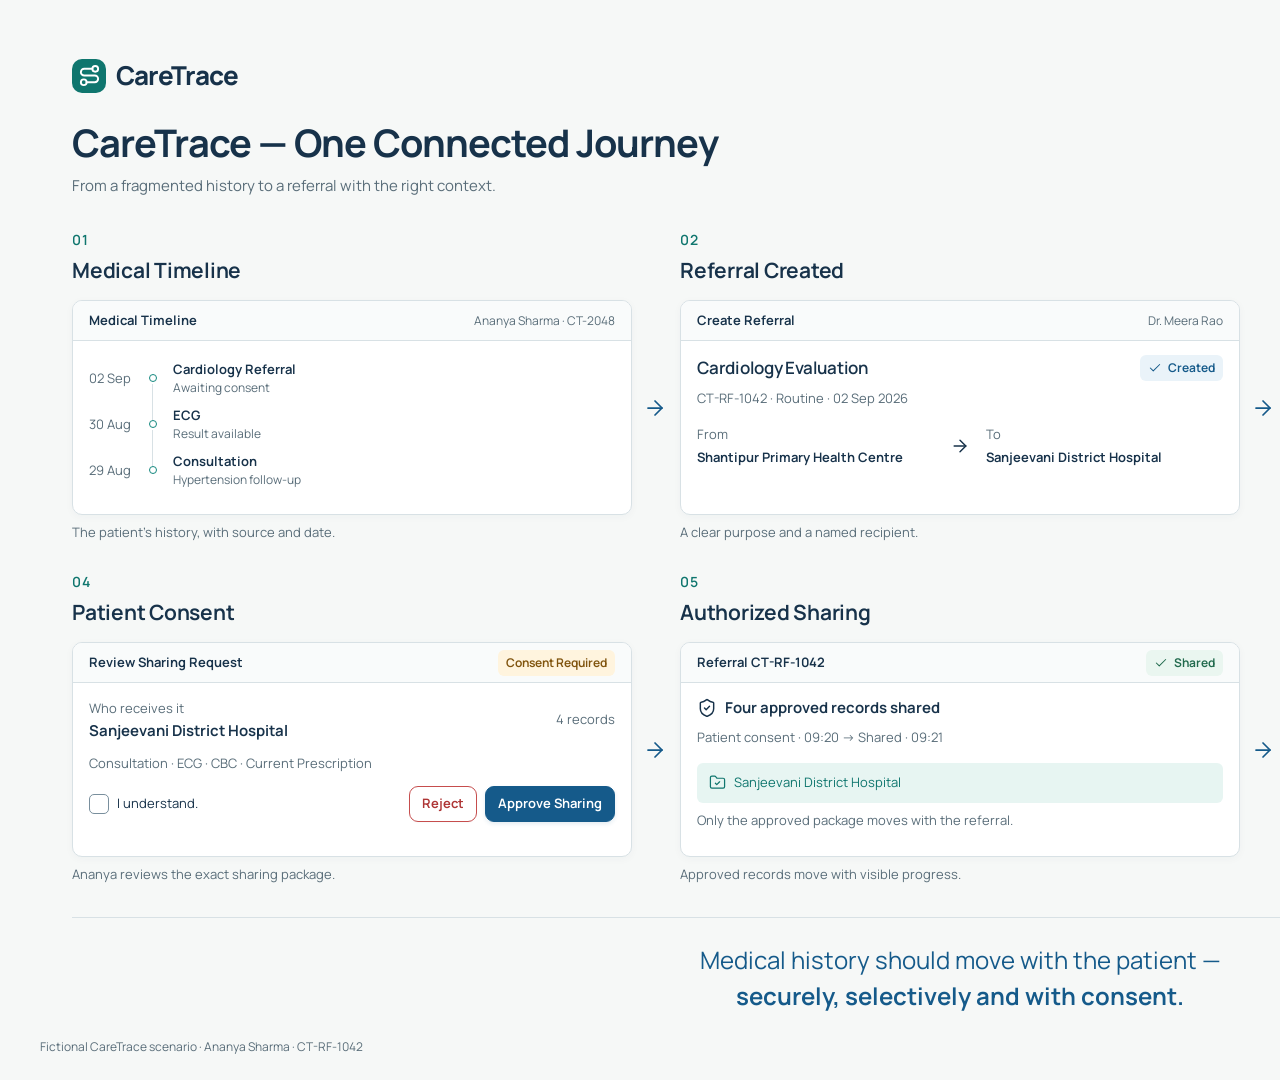
<file: pages/13-journey-overview.html>
<!doctype html><html lang="en"><head><meta charset="utf-8"><meta name="viewport" content="width=device-width,initial-scale=1"><title>CareTrace — One Connected Journey · CareTrace</title><link rel="stylesheet" href="../source/styles.css"></head><body data-screen="13-journey-overview"><div class="journey"><div class="board-head"><div class="brand"><span class="brandmark"><svg data-icon="Route" viewBox="0 0 24 24" fill="none" stroke="currentColor" stroke-linecap="round" stroke-linejoin="round" aria-hidden="true"><circle cx="6" cy="19" r="3" /><path d="M9 19h8.5a3.5 3.5 0 0 0 0-7h-11a3.5 3.5 0 0 1 0-7H15" /><circle cx="18" cy="5" r="3" /></svg></span>CareTrace</div><span class="eyebrow">SIH 2026 · Product concept</span></div><h1>CareTrace — One Connected Journey</h1><p class="muted mt8">From a fragmented history to a referral with the right context.</p><div class="journey-grid"><section class="journey-card"><div class="number">01</div><h2>Medical Timeline</h2><div class="preview-window"><div class="journey-mini-head"><strong>Medical Timeline</strong><span>Ananya Sharma · CT-2048</span></div><div class="mini-content"><div class="mini-timeline-row"><span>02 Sep</span><span class="mini-node"></span><div><strong>Cardiology Referral</strong><small>Awaiting consent</small></div></div><div class="mini-timeline-row"><span>30 Aug</span><span class="mini-node"></span><div><strong>ECG</strong><small>Result available</small></div></div><div class="mini-timeline-row"><span>29 Aug</span><span class="mini-node"></span><div><strong>Consultation</strong><small>Hypertension follow-up</small></div></div></div></div><p class="micro-note">The patient’s history, with source and date.</p><div class="flow-arrow"><svg data-icon="ArrowRight" viewBox="0 0 24 24" fill="none" stroke="currentColor" stroke-linecap="round" stroke-linejoin="round" aria-hidden="true"><path d="M5 12h14" /><path d="m12 5 7 7-7 7" /></svg></div></section><section class="journey-card"><div class="number">02</div><h2>Referral Created</h2><div class="preview-window"><div class="journey-mini-head"><strong>Create Referral</strong><span>Dr. Meera Rao</span></div><div class="mini-content"><div class="row between"><h3>Cardiology Evaluation</h3><span class="chip "><svg data-icon="Check" viewBox="0 0 24 24" fill="none" stroke="currentColor" stroke-linecap="round" stroke-linejoin="round" aria-hidden="true"><path d="M20 6 9 17l-5-5" /></svg>Created</span></div><p class="small muted mt8">CT-RF-1042 · Routine · 02 Sep 2026</p><div class="mini-route"><div><small>From</small><strong>Shantipur Primary Health Centre</strong></div><svg data-icon="ArrowRight" viewBox="0 0 24 24" fill="none" stroke="currentColor" stroke-linecap="round" stroke-linejoin="round" aria-hidden="true"><path d="M5 12h14" /><path d="m12 5 7 7-7 7" /></svg><div><small>To</small><strong>Sanjeevani District Hospital</strong></div></div></div></div><p class="micro-note">A clear purpose and a named recipient.</p><div class="flow-arrow"><svg data-icon="ArrowRight" viewBox="0 0 24 24" fill="none" stroke="currentColor" stroke-linecap="round" stroke-linejoin="round" aria-hidden="true"><path d="M5 12h14" /><path d="m12 5 7 7-7 7" /></svg></div></section><section class="journey-card"><div class="number">03</div><h2>Relevant Records Selected</h2><div class="preview-window"><div class="journey-mini-head"><strong>Select relevant medical history</strong><span>4 selected</span></div><div class="mini-content"><div class="mini-check-grid"><div class="row gap8"><span class="check checked" role="checkbox" aria-checked="true"><svg data-icon="Check" viewBox="0 0 24 24" fill="none" stroke="currentColor" stroke-linecap="round" stroke-linejoin="round" aria-hidden="true"><path d="M20 6 9 17l-5-5" /></svg></span><strong>Consultation</strong></div><div class="row gap8"><span class="check checked" role="checkbox" aria-checked="true"><svg data-icon="Check" viewBox="0 0 24 24" fill="none" stroke="currentColor" stroke-linecap="round" stroke-linejoin="round" aria-hidden="true"><path d="M20 6 9 17l-5-5" /></svg></span><strong>ECG</strong></div><div class="row gap8"><span class="check checked" role="checkbox" aria-checked="true"><svg data-icon="Check" viewBox="0 0 24 24" fill="none" stroke="currentColor" stroke-linecap="round" stroke-linejoin="round" aria-hidden="true"><path d="M20 6 9 17l-5-5" /></svg></span><strong>CBC</strong></div><div class="row gap8"><span class="check checked" role="checkbox" aria-checked="true"><svg data-icon="Check" viewBox="0 0 24 24" fill="none" stroke="currentColor" stroke-linecap="round" stroke-linejoin="round" aria-hidden="true"><path d="M20 6 9 17l-5-5" /></svg></span><strong>Current Prescription</strong></div></div><div class="mini-private"><svg data-icon="LockKeyhole" viewBox="0 0 24 24" fill="none" stroke="currentColor" stroke-linecap="round" stroke-linejoin="round" aria-hidden="true"><circle cx="12" cy="16" r="1" /><rect x="3" y="10" width="18" height="12" rx="2" /><path d="M7 10V7a5 5 0 0 1 10 0v3" /></svg>Other history remains outside this package.</div></div></div><p class="micro-note">Four records chosen for this referral.</p><div class="continue-flow">Next: Patient Consent <svg data-icon="ArrowDown" viewBox="0 0 24 24" fill="none" stroke="currentColor" stroke-linecap="round" stroke-linejoin="round" aria-hidden="true"><path d="M12 5v14" /><path d="m19 12-7 7-7-7" /></svg></div></section><section class="journey-card"><div class="number">04</div><h2>Patient Consent</h2><div class="preview-window"><div class="journey-mini-head"><strong>Review Sharing Request</strong><span class="chip amber">Consent Required</span></div><div class="mini-content"><div class="row between"><div><small class="muted">Who receives it</small><strong style="display:block">Sanjeevani District Hospital</strong></div><span class="small muted">4 records</span></div><div class="mini-record-line">Consultation · ECG · CBC · Current Prescription</div><div class="row between"><div class="row gap8 small"><span class="check " role="checkbox" aria-checked="false"></span>I understand.</div><div class="row gap8"><button type="button" class="btn danger compact">Reject</button><button type="button" class="btn primary compact">Approve Sharing</button></div></div></div></div><p class="micro-note">Ananya reviews the exact sharing package.</p><div class="flow-arrow"><svg data-icon="ArrowRight" viewBox="0 0 24 24" fill="none" stroke="currentColor" stroke-linecap="round" stroke-linejoin="round" aria-hidden="true"><path d="M5 12h14" /><path d="m12 5 7 7-7 7" /></svg></div></section><section class="journey-card"><div class="number">05</div><h2>Authorized Sharing</h2><div class="preview-window"><div class="journey-mini-head"><strong>Referral CT-RF-1042</strong><span class="chip green"><svg data-icon="Check" viewBox="0 0 24 24" fill="none" stroke="currentColor" stroke-linecap="round" stroke-linejoin="round" aria-hidden="true"><path d="M20 6 9 17l-5-5" /></svg>Shared</span></div><div class="mini-content"><div class="row gap8"><svg data-icon="ShieldCheck" viewBox="0 0 24 24" fill="none" stroke="currentColor" stroke-linecap="round" stroke-linejoin="round" aria-hidden="true"><path d="M20 13c0 5-3.5 7.5-7.66 8.95a1 1 0 0 1-.67-.01C7.5 20.5 4 18 4 13V6a1 1 0 0 1 1-1c2 0 4.5-1.2 6.24-2.72a1.17 1.17 0 0 1 1.52 0C14.51 3.81 17 5 19 5a1 1 0 0 1 1 1z" /><path d="m9 12 2 2 4-4" /></svg><strong>Four approved records shared</strong></div><p class="small muted mt8">Patient consent · 09:20 → Shared · 09:21</p><div class="mini-private"><svg data-icon="FolderCheck" viewBox="0 0 24 24" fill="none" stroke="currentColor" stroke-linecap="round" stroke-linejoin="round" aria-hidden="true"><path d="M20 20a2 2 0 0 0 2-2V8a2 2 0 0 0-2-2h-7.9a2 2 0 0 1-1.69-.9L9.6 3.9A2 2 0 0 0 7.93 3H4a2 2 0 0 0-2 2v13a2 2 0 0 0 2 2Z" /><path d="m9 13 2 2 4-4" /></svg>Sanjeevani District Hospital</div><p class="small muted mt8">Only the approved package moves with the referral.</p></div></div><p class="micro-note">Approved records move with visible progress.</p><div class="flow-arrow"><svg data-icon="ArrowRight" viewBox="0 0 24 24" fill="none" stroke="currentColor" stroke-linecap="round" stroke-linejoin="round" aria-hidden="true"><path d="M5 12h14" /><path d="m12 5 7 7-7 7" /></svg></div></section><section class="journey-card"><div class="number">06</div><h2>Receiving Doctor</h2><div class="preview-window"><div class="journey-mini-head"><strong>Receiving Doctor</strong><span>Dr. Arjun Mehta</span></div><div class="mini-content"><div class="row between"><strong>Ananya Sharma · 42F</strong><span class="small muted">CT-2048</span></div><div class="mini-private"><svg data-icon="ShieldCheck" viewBox="0 0 24 24" fill="none" stroke="currentColor" stroke-linecap="round" stroke-linejoin="round" aria-hidden="true"><path d="M20 13c0 5-3.5 7.5-7.66 8.95a1 1 0 0 1-.67-.01C7.5 20.5 4 18 4 13V6a1 1 0 0 1 1-1c2 0 4.5-1.2 6.24-2.72a1.17 1.17 0 0 1 1.52 0C14.51 3.81 17 5 19 5a1 1 0 0 1 1 1z" /><path d="m9 12 2 2 4-4" /></svg>Authorized Referral Access · CT-RF-1042</div><div class="mini-check-grid" style="margin-top:12px"><span><svg data-icon="Activity" viewBox="0 0 24 24" fill="none" stroke="currentColor" stroke-linecap="round" stroke-linejoin="round" aria-hidden="true"><path d="M22 12h-2.48a2 2 0 0 0-1.93 1.46l-2.35 8.36a.25.25 0 0 1-.48 0L9.24 2.18a.25.25 0 0 0-.48 0l-2.35 8.36A2 2 0 0 1 4.49 12H2" /></svg> ECG completed</span><span><svg data-icon="Stethoscope" viewBox="0 0 24 24" fill="none" stroke="currentColor" stroke-linecap="round" stroke-linejoin="round" aria-hidden="true"><path d="M11 2v2" /><path d="M5 2v2" /><path d="M5 3H4a2 2 0 0 0-2 2v4a6 6 0 0 0 12 0V5a2 2 0 0 0-2-2h-1" /><path d="M8 15a6 6 0 0 0 12 0v-3" /><circle cx="20" cy="10" r="2" /></svg> Hypertension follow-up</span><span><svg data-icon="FlaskConical" viewBox="0 0 24 24" fill="none" stroke="currentColor" stroke-linecap="round" stroke-linejoin="round" aria-hidden="true"><path d="M14 2v6a2 2 0 0 0 .245.96l5.51 10.08A2 2 0 0 1 18 22H6a2 2 0 0 1-1.755-2.96l5.51-10.08A2 2 0 0 0 10 8V2" /><path d="M6.453 15h11.094" /><path d="M8.5 2h7" /></svg> CBC report</span><span><svg data-icon="Pill" viewBox="0 0 24 24" fill="none" stroke="currentColor" stroke-linecap="round" stroke-linejoin="round" aria-hidden="true"><path d="m10.5 20.5 10-10a4.95 4.95 0 1 0-7-7l-10 10a4.95 4.95 0 1 0 7 7Z" /><path d="m8.5 8.5 7 7" /></svg> Amlodipine 5 mg</span></div></div></div><p class="micro-note">Relevant context, with auditable access.</p></section></div><div class="journey-caption">Medical history should move with the patient —<br><strong>securely, selectively and with consent.</strong></div><div class="kit-foot"><span>Fictional CareTrace scenario · Ananya Sharma · CT-RF-1042</span><span>Static UI concept · No live medical integration</span></div></div></body></html>
</file>
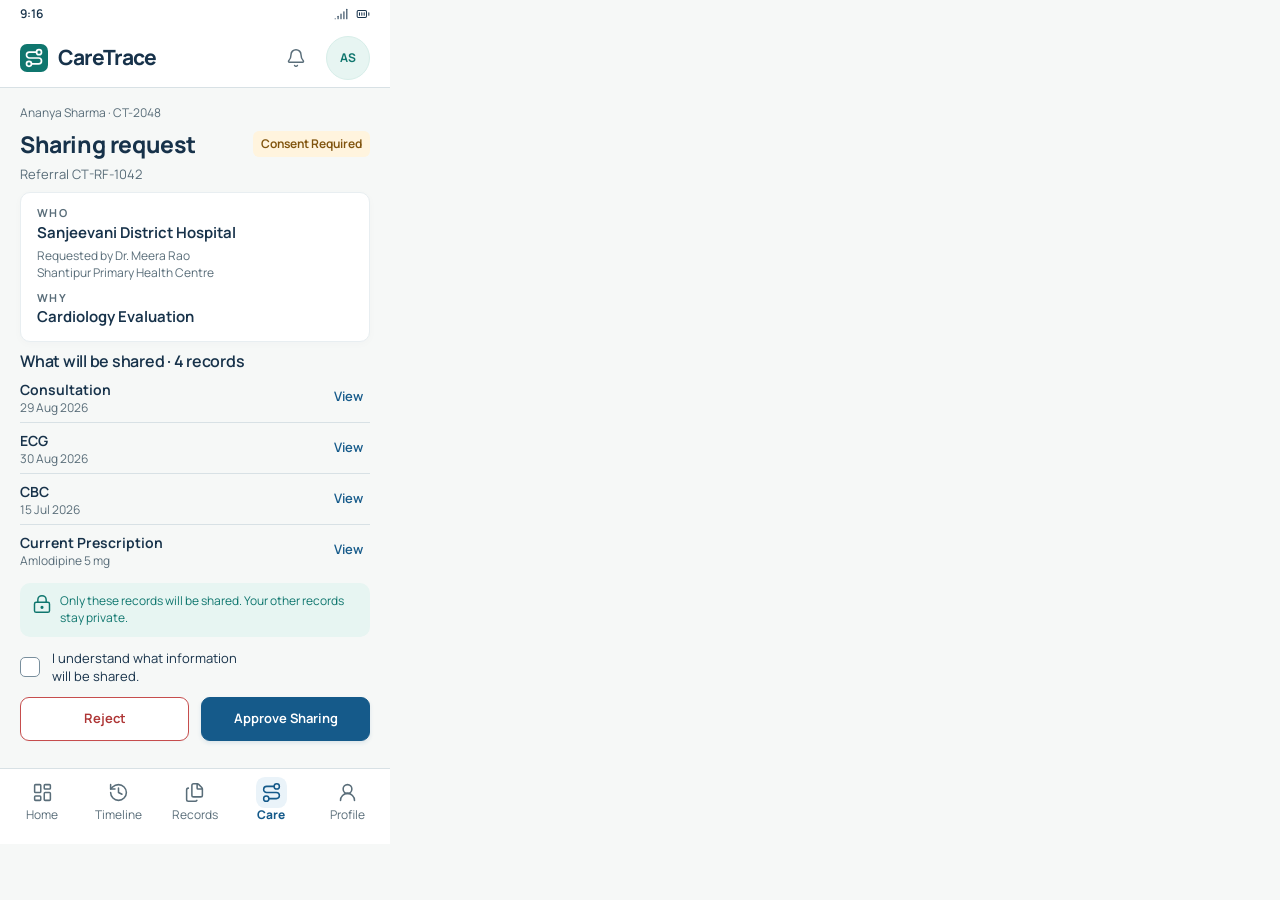
<file: pages/mobile-consent.html>
<!doctype html><html lang="en"><head><meta charset="utf-8"><meta name="viewport" content="width=device-width,initial-scale=1"><title>Consent Request · CareTrace</title><link rel="stylesheet" href="../source/styles.css"></head><body data-screen="mobile-consent"><div class="phone phone-screen-consent"><div class="phone-status"><span>9:16</span><span class="row gap8"><svg data-icon="Signal" viewBox="0 0 24 24" fill="none" stroke="currentColor" stroke-linecap="round" stroke-linejoin="round" aria-hidden="true"><path d="M2 20h.01" /><path d="M7 20v-4" /><path d="M12 20v-8" /><path d="M17 20V8" /><path d="M22 4v16" /></svg><svg data-icon="BatteryFull" viewBox="0 0 24 24" fill="none" stroke="currentColor" stroke-linecap="round" stroke-linejoin="round" aria-hidden="true"><path d="M10 10v4" /><path d="M14 10v4" /><path d="M22 14v-4" /><path d="M6 10v4" /><rect x="2" y="6" width="16" height="12" rx="2" /></svg></span></div><header class="phone-header"><div class="brand"><span class="brandmark"><svg data-icon="Route" viewBox="0 0 24 24" fill="none" stroke="currentColor" stroke-linecap="round" stroke-linejoin="round" aria-hidden="true"><circle cx="6" cy="19" r="3" /><path d="M9 19h8.5a3.5 3.5 0 0 0 0-7h-11a3.5 3.5 0 0 1 0-7H15" /><circle cx="18" cy="5" r="3" /></svg></span>CareTrace</div><div class="row gap8"><button class="icon-button" aria-label="Notifications"><svg data-icon="Bell" viewBox="0 0 24 24" fill="none" stroke="currentColor" stroke-linecap="round" stroke-linejoin="round" aria-hidden="true"><path d="M10.268 21a2 2 0 0 0 3.464 0" /><path d="M3.262 15.326A1 1 0 0 0 4 17h16a1 1 0 0 0 .74-1.673C19.41 13.956 18 12.499 18 8A6 6 0 0 0 6 8c0 4.499-1.411 5.956-2.738 7.326" /></svg></button><span class="avatar" style="width:32px;height:32px;font-size:12px">AS</span></div></header><main class="phone-content"><div class="identity-line">Ananya Sharma · CT-2048</div><div class="row between"><h1>Sharing request</h1><span class="chip amber">Consent Required</span></div><p class="subtitle">Referral CT-RF-1042</p><div class="panel mt16"><div class="eyebrow">Who</div><strong>Sanjeevani District Hospital</strong><p class="small muted mt8">Requested by Dr. Meera Rao<br>Shantipur Primary Health Centre</p><div class="eyebrow mt16">Why</div><strong>Cardiology Evaluation</strong></div><section class="mt16"><h3>What will be shared · 4 records</h3><div class="mobile-record"><div><strong>Consultation</strong><small>29 Aug 2026</small></div><span class="link">View</span></div><div class="mobile-record"><div><strong>ECG</strong><small>30 Aug 2026</small></div><span class="link">View</span></div><div class="mobile-record"><div><strong>CBC</strong><small>15 Jul 2026</small></div><span class="link">View</span></div><div class="mobile-record"><div><strong>Current Prescription</strong><small>Amlodipine 5 mg</small></div><span class="link">View</span></div></section><div class="mt16"><div class="notice teal"><svg data-icon="LockKeyhole" viewBox="0 0 24 24" fill="none" stroke="currentColor" stroke-linecap="round" stroke-linejoin="round" aria-hidden="true"><circle cx="12" cy="16" r="1" /><rect x="3" y="10" width="18" height="12" rx="2" /><path d="M7 10V7a5 5 0 0 1 10 0v3" /></svg><div>Only these records will be shared. Your other records stay private.</div></div></div><div class="consent-check"><span class="check " role="checkbox" aria-checked="false"></span><span>I understand what information<br>will be shared.</span></div><div class="consent-actions"><button type="button" class="btn danger">Reject</button><button type="button" class="btn primary">Approve Sharing</button></div></main><nav class="phone-nav"><div class="nav "><svg data-icon="LayoutDashboard" viewBox="0 0 24 24" fill="none" stroke="currentColor" stroke-linecap="round" stroke-linejoin="round" aria-hidden="true"><rect width="7" height="9" x="3" y="3" rx="1" /><rect width="7" height="5" x="14" y="3" rx="1" /><rect width="7" height="9" x="14" y="12" rx="1" /><rect width="7" height="5" x="3" y="16" rx="1" /></svg>Home</div><div class="nav "><svg data-icon="History" viewBox="0 0 24 24" fill="none" stroke="currentColor" stroke-linecap="round" stroke-linejoin="round" aria-hidden="true"><path d="M3 12a9 9 0 1 0 9-9 9.75 9.75 0 0 0-6.74 2.74L3 8" /><path d="M3 3v5h5" /><path d="M12 7v5l4 2" /></svg>Timeline</div><div class="nav "><svg data-icon="Files" viewBox="0 0 24 24" fill="none" stroke="currentColor" stroke-linecap="round" stroke-linejoin="round" aria-hidden="true"><path d="M15 2h-4a2 2 0 0 0-2 2v11a2 2 0 0 0 2 2h8a2 2 0 0 0 2-2V8" /><path d="M16.706 2.706A2.4 2.4 0 0 0 15 2v5a1 1 0 0 0 1 1h5a2.4 2.4 0 0 0-.706-1.706z" /><path d="M5 7a2 2 0 0 0-2 2v11a2 2 0 0 0 2 2h8a2 2 0 0 0 1.732-1" /></svg>Records</div><div class="nav active"><svg data-icon="Route" viewBox="0 0 24 24" fill="none" stroke="currentColor" stroke-linecap="round" stroke-linejoin="round" aria-hidden="true"><circle cx="6" cy="19" r="3" /><path d="M9 19h8.5a3.5 3.5 0 0 0 0-7h-11a3.5 3.5 0 0 1 0-7H15" /><circle cx="18" cy="5" r="3" /></svg>Care</div><div class="nav "><svg data-icon="UserRound" viewBox="0 0 24 24" fill="none" stroke="currentColor" stroke-linecap="round" stroke-linejoin="round" aria-hidden="true"><circle cx="12" cy="8" r="5" /><path d="M20 21a8 8 0 0 0-16 0" /></svg>Profile</div></nav></div></body></html>
</file>
<file: source/styles.css>
@import url("tokens.css");
@font-face{font-family:Manrope;src:url("fonts/Manrope-Variable.ttf") format("truetype");font-weight:200 800;font-display:block}
*{box-sizing:border-box}body{margin:0;font-family:Manrope,'Segoe UI',sans-serif;font-size:15px;line-height:1.5;color:var(--ink);background:var(--bg)}button,input,select{font:inherit}button{cursor:default}svg{width:20px;height:20px;flex:none;vertical-align:middle;stroke-width:1.75}h1,h2,h3,p{margin:0}h1{font-size:30px;line-height:1.25;font-weight:600;letter-spacing:-.65px}h2{font-size:22px;line-height:1.35;font-weight:600;letter-spacing:-.25px}h3{font-size:17px;line-height:1.4;font-weight:600}small,.small{font-size:13px}strong{font-weight:600}a,.link{color:var(--blue);font-weight:600;text-decoration:none}.muted{color:var(--muted)}.eyebrow{font-size:12px;letter-spacing:1.2px;text-transform:uppercase;font-weight:600;color:var(--muted)}.row{display:flex;align-items:center;gap:16px}.between{justify-content:space-between}.start{align-items:flex-start}.end{justify-content:flex-end}.gap8{gap:8px}.gap24{gap:24px}.stack{display:flex;flex-direction:column;gap:24px}.stack16{display:flex;flex-direction:column;gap:16px}.stack8{display:flex;flex-direction:column;gap:8px}.grow{flex:1;min-width:0}.mt8{margin-top:8px}.mt16{margin-top:16px}.mt24{margin-top:24px}.mt32{margin-top:32px}.mb16{margin-bottom:16px}.mb24{margin-bottom:24px}.rule{border:0;border-top:1px solid var(--line);margin:24px 0}.iconbox{display:grid;place-items:center;width:40px;height:40px;border-radius:8px;color:var(--blue);background:var(--bluewash);flex:none}.iconbox.teal{color:var(--teal);background:var(--tealwash)}.iconbox.amber{color:var(--amber);background:var(--amberwash)}.avatar{display:grid;place-items:center;width:40px;height:40px;border-radius:50%;background:#e6eef4;color:var(--blue);font-size:14px;font-weight:600;flex:none}.avatar.large{height:52px;width:52px;font-size:19px}.brand{display:flex;align-items:center;gap:10px;font-size:24px;letter-spacing:-.6px;font-weight:650;color:var(--blue)}.brandmark{width:32px;height:32px;background:var(--blue);color:white;display:grid;place-items:center;border-radius:8px}.brandmark svg{width:23px;height:23px}.sidebar{position:absolute;left:0;top:0;bottom:0;width:232px;background:#fff;border-right:1px solid var(--line);display:flex;flex-direction:column;padding:24px 16px}.sidebar .brand{padding:0 8px;margin-bottom:32px}.workspace-label{margin:0 12px 12px}.nav-item{height:48px;display:flex;align-items:center;gap:12px;padding:0 16px;border-radius:8px;color:var(--muted);font-weight:500;margin-bottom:4px}.nav-item.active{color:var(--blue);background:var(--bluewash);font-weight:600;position:relative}.nav-item.active:before{content:'';position:absolute;left:0;height:22px;width:3px;background:var(--blue);border-radius:0 3px 3px 0}.nav-item svg{width:20px}.nav-count{margin-left:auto;font-size:12px;min-width:20px;text-align:center;color:var(--amber);background:var(--amberwash);border-radius:4px}.sidebar-bottom{margin-top:auto}.sidebar-foot{border-top:1px solid var(--line);margin:16px 8px 0;padding-top:20px;font-size:12px;color:var(--muted)}.topbar{height:72px;background:#fff;border-bottom:1px solid var(--line);display:flex;align-items:center;justify-content:space-between;padding:0 32px}.topbar-search{width:360px;display:flex;gap:12px;align-items:center;color:var(--muted);font-size:14px}.topbar-search kbd{margin-left:auto;font-family:inherit;font-size:12px;border:1px solid var(--line);padding:0 7px;border-radius:4px}.top-user{padding-left:20px;border-left:1px solid var(--line)}.icon-button{width:44px;height:44px;border:0;background:transparent;display:grid;place-items:center;color:var(--muted)}.app{position:relative;width:1440px;height:1000px;overflow:hidden}.application{margin-left:232px}.content{padding:28px 32px 48px}.page-head{display:flex;justify-content:space-between;align-items:center;margin-bottom:24px;gap:24px}.page-head p{color:var(--muted);margin-top:8px}.breadcrumb{display:flex;align-items:center;gap:8px;font-size:13px;color:var(--muted);margin-bottom:16px}.breadcrumb svg{width:14px;height:14px}.profile-switch{display:flex;align-items:center;gap:12px;padding:8px 12px;background:#fff;border:1px solid var(--line);border-radius:8px;text-align:left;color:var(--ink)}.profile-switch .avatar{width:32px;height:32px;font-size:12px}.profile-switch svg{width:16px}.btn{border:1px solid var(--line);border-radius:8px;background:#fff;min-height:44px;padding:10px 16px;color:var(--ink);font-size:14px;font-weight:600;display:inline-flex;align-items:center;justify-content:center;gap:8px;white-space:nowrap}.btn svg{width:18px;height:18px}.btn.primary{background:var(--blue);border-color:var(--blue);color:#fff}.btn.tertiary{background:transparent;border-color:transparent;color:var(--blue);padding-left:8px;padding-right:8px}.btn.danger{color:var(--red);border-color:#dba9ab}.btn.compact{min-height:36px;padding:6px 12px;font-size:13px}.btn.full{width:100%}.chip{display:inline-flex;align-items:center;gap:6px;border-radius:5px;padding:4px 8px;font-size:12px;line-height:1.5;font-weight:600;color:var(--blue);background:var(--bluewash);white-space:nowrap}.chip svg{width:14px;height:14px}.chip.amber{color:var(--amber);background:var(--amberwash)}.chip.green{color:var(--green);background:var(--greenwash)}.chip.red{color:var(--red);background:var(--redwash)}.chip.neutral{color:var(--muted);background:#edf1f4}.panel{background:#fff;border:1px solid var(--line);border-radius:12px;padding:24px}.panel.flush{padding:0}.panel-head{display:flex;align-items:center;justify-content:space-between;padding:20px 24px;border-bottom:1px solid var(--line)}.panel-foot{padding:16px 24px;border-top:1px solid var(--line)}.split{display:grid;grid-template-columns:minmax(0,1fr) 336px;gap:24px;align-items:start}.equal{display:grid;grid-template-columns:1fr 1fr;gap:24px}.three{display:grid;grid-template-columns:repeat(3,1fr);gap:24px}.four{display:grid;grid-template-columns:repeat(4,1fr);gap:16px}.notice{display:flex;align-items:flex-start;gap:12px;border-radius:8px;padding:16px;background:var(--bluewash);color:var(--blue);font-size:14px;line-height:1.6}.notice svg{margin-top:1px}.notice.teal{color:var(--teal);background:var(--tealwash)}.notice.amber{color:var(--amber);background:var(--amberwash)}.notice.neutral{background:#f4f7fa;color:var(--muted)}.attention{border-left:4px solid var(--blue);padding:24px 28px;background:#fff}.attention .eyebrow{color:var(--amber)}.attention h2{margin:8px 0}.route{display:flex;gap:16px;align-items:center;color:var(--muted);font-size:14px}.route svg{width:18px;color:var(--blue)}.summary{padding:20px}.summary .label{font-size:13px;color:var(--muted);margin:12px 0 6px}.summary h3{font-size:18px}.summary .row{gap:8px}.summary svg{color:var(--blue)}.mini-date{border:1px solid var(--line);border-radius:8px;width:56px;text-align:center;overflow:hidden;flex:none}.mini-date .month{font-size:11px;letter-spacing:1px;background:var(--bluewash);padding:3px}.mini-date .day{font-size:23px;font-weight:600;padding:2px}.list-row{display:flex;gap:16px;align-items:center;padding:17px 24px;border-bottom:1px solid var(--line);min-height:76px}.list-row:last-child{border-bottom:0}.list-row p{font-size:13px;color:var(--muted);margin-top:3px}.list-row .meta{margin-left:auto;text-align:right;font-size:13px;color:var(--muted)}.list-row .iconbox{width:36px;height:36px}.quick-actions{display:flex;align-items:center;gap:12px}.quick-actions .btn{flex:1;min-width:0}.field{height:44px;background:#fff;border:1px solid #95a7b5;border-radius:8px;padding:0 12px;display:flex;align-items:center;gap:10px;color:var(--muted);font-size:14px}.field .push{margin-left:auto}.filters{display:flex;align-items:center;gap:12px;margin-bottom:24px}.filters .search{flex:1}.filters .field:not(.search){min-width:140px}.filter-label{font-size:13px;color:var(--muted);margin-right:4px}.tabs{display:flex;gap:24px;border-bottom:1px solid var(--line);margin-bottom:24px;white-space:nowrap}.tab{padding:12px 0;color:var(--muted);font-size:14px}.tab.active{color:var(--blue);border-bottom:3px solid var(--blue);font-weight:600}.identity-strip{background:#fff;border:1px solid var(--line);border-radius:10px;display:flex;align-items:center;gap:24px;padding:16px 20px;margin-bottom:24px}.identity-strip .divider{height:32px;border-left:1px solid var(--line)}.identity-meta{font-size:13px;color:var(--muted)}.identity-strip .push{margin-left:auto}.month-heading{font-size:12px;letter-spacing:1px;color:var(--muted);font-weight:600;margin:8px 0 16px 116px}.timeline-event{display:grid;grid-template-columns:92px 24px minmax(0,1fr);gap:12px;position:relative;padding-bottom:16px}.timeline-date{font-size:14px;color:var(--muted);padding-top:19px;text-align:right}.timeline-date strong{display:block;color:var(--ink)}.timeline-rail{position:relative;display:flex;justify-content:center;padding-top:21px}.timeline-rail:after{content:'';position:absolute;top:40px;bottom:-37px;width:1px;background:var(--line)}.timeline-event.last .timeline-rail:after{display:none}.timeline-dot{width:12px;height:12px;border-radius:50%;background:#fff;border:2px solid var(--teal);z-index:1;margin-top:3px}.timeline-event .panel{padding:18px 20px;border-radius:10px}.timeline-event .panel.highlight{border-color:#aec5d8;background:#fbfdff}.timeline-event .description{margin-top:8px;font-size:14px;color:var(--muted)}.event-actions{margin-top:8px;display:flex;gap:16px;align-items:center}.event-actions .link{font-size:13px}.side-note{border-top:1px solid var(--line);padding-top:16px;margin-top:16px;font-size:13px;color:var(--muted)}.fact{padding:12px 0;border-bottom:1px solid var(--line)}.fact:last-child{border:0}.fact .label{font-size:12px;color:var(--muted);margin-bottom:4px}.fact .value{font-size:15px;font-weight:600}.table{width:100%;border-collapse:collapse;text-align:left}.table th{font-size:12px;color:var(--muted);font-weight:600;background:#f8fafc;padding:14px 20px;border-bottom:1px solid var(--line)}.table td{padding:18px 20px;border-bottom:1px solid var(--line);font-size:14px;vertical-align:middle}.table tr:last-child td{border-bottom:0}.table .record-title{font-weight:600;font-size:15px}.table .meta{font-size:12px;color:var(--muted);margin-top:4px}.table .actions{display:flex;align-items:center;gap:12px;font-size:13px;color:var(--blue);font-weight:600;white-space:nowrap}.stepper{display:flex;align-items:center;justify-content:space-between;padding:24px 28px;background:white;border:1px solid var(--line);border-radius:10px;margin-bottom:24px}.step{display:flex;align-items:center;gap:10px;font-size:14px;color:var(--muted);position:relative}.step-num{width:28px;height:28px;border-radius:50%;border:1px solid #98a9b5;display:grid;place-items:center;font-size:12px;background:#fff}.step.done .step-num{background:var(--tealwash);color:var(--teal);border-color:var(--teal)}.step.done .step-num svg{width:16px;height:16px}.step.current{color:var(--blue);font-weight:600}.step.current .step-num{background:var(--blue);color:#fff;border-color:var(--blue)}.step-line{height:1px;background:var(--line);flex:1;margin:0 16px;min-width:20px}.check{width:20px;height:20px;border:1.5px solid #8297a6;border-radius:4px;background:#fff;flex:none;display:grid;place-items:center}.check.checked{background:var(--blue);border-color:var(--blue);color:white}.check svg{width:15px;height:15px}.select-row{padding:18px 24px;display:flex;gap:16px;align-items:center;border-bottom:1px solid var(--line);min-height:87px}.select-row:last-child{border:0}.select-row.selected{background:#f2f7fb;box-shadow:inset 3px 0 var(--blue)}.select-row .date{margin-left:auto;font-size:13px;color:var(--muted)}.select-row p{font-size:13px;color:var(--muted);margin-top:3px}.package{border-top:3px solid var(--blue)}.package-list{list-style:none;padding:0;margin:16px 0}.package-list li{display:flex;align-items:center;gap:12px;border-bottom:1px solid var(--line);padding:12px 0;font-size:14px}.package-list li:last-child{border:0}.package-list svg{width:17px;color:var(--teal)}.consent-summary{display:grid;grid-template-columns:1fr 1fr;gap:24px;padding:24px;border-bottom:1px solid var(--line)}.consent-summary .wide{grid-column:span 2}.consent-summary .eyebrow{margin-bottom:6px}.consent-row{padding:13px 24px;display:flex;gap:12px;align-items:center;border-bottom:1px solid var(--line)}.consent-row:last-child{border-bottom:0}.consent-row p{font-size:13px;color:var(--muted)}.consent-check{display:flex;gap:12px;align-items:center;min-height:44px;font-size:14px}.consent-actions{display:flex;gap:12px;justify-content:flex-end;margin-top:16px}.vertical-progress .progress-item{display:flex;gap:16px;min-height:73px;position:relative}.progress-mark{height:24px;width:24px;border:1px solid var(--teal);border-radius:50%;color:var(--teal);display:grid;place-items:center;flex:none;background:var(--tealwash);z-index:1}.progress-mark svg{width:14px;height:14px}.progress-item:not(:last-child):after{content:'';position:absolute;top:25px;bottom:0;left:11px;width:1px;background:var(--line)}.progress-item p{font-size:13px;color:var(--muted);margin-top:3px}.activity-row{padding:16px 24px;display:flex;gap:20px;align-items:flex-start;border-bottom:1px solid var(--line)}.activity-row:last-child{border:0}.activity-time{width:128px;font-size:13px;color:var(--muted);flex:none}.activity-time strong{color:var(--ink)}.activity-row svg{width:18px;color:var(--teal);margin-top:3px}.clinical-context{display:grid;grid-template-columns:repeat(3,1fr);border:1px solid var(--line);border-radius:10px;background:#fff;margin:24px 0}.clinical-context>div{padding:20px 24px;border-right:1px solid var(--line)}.clinical-context>div:last-child{border:0}.clinical-context p{font-size:13px;color:var(--muted);margin-bottom:8px}.document-viewer{background:#e9eef2;border:1px solid var(--line);border-radius:12px;overflow:hidden}.document-toolbar{background:#fff;border-bottom:1px solid var(--line);padding:12px 20px;display:flex;align-items:center;justify-content:space-between;font-size:13px}.document{margin:24px;background:#fff;padding:32px 28px;min-height:582px}.document .lab-brand{color:var(--blue);font-weight:600;font-size:17px;border-bottom:2px solid var(--blue);padding-bottom:16px}.document h2{font-size:21px;margin:24px 0 4px}.document .patient-data{font-size:13px;margin:20px 0}.lab-table{width:100%;border-collapse:collapse;margin:24px 0;font-size:13px}.lab-table th{text-align:left;background:#f1f4f6;padding:10px 8px;font-size:12px;font-weight:600}.lab-table td{padding:14px 8px;border-bottom:1px solid var(--line)}.explain-section{padding:20px 0;border-bottom:1px solid var(--line)}.explain-section:first-of-type{padding-top:0}.explain-section:last-child{border:0}.explain-section h3{margin-bottom:12px}.explain-section p{font-size:14px;color:var(--muted)}.term{margin-bottom:12px}.term:last-child{margin:0}.term strong{color:var(--ink)}.questions{padding-left:20px;margin:0;color:var(--muted);font-size:14px}.questions li{margin-top:8px}.emergency-wrap{max-width:1000px;margin:0 auto}.emergency-identity{padding:28px 32px;display:flex;gap:20px;align-items:center;border-bottom:1px solid var(--line)}.emergency-identity .avatar{width:64px;height:64px;font-size:24px}.emergency-critical{display:grid;grid-template-columns:1fr 2fr;border-bottom:1px solid var(--line)}.emergency-critical>div{padding:28px 32px}.emergency-critical .allergy{border-left:1px solid var(--line);background:#fff6f5}.blood-value{font-size:48px;font-weight:600;line-height:1.2;color:var(--blue);margin-top:8px}.allergy-value{font-size:30px;font-weight:600;line-height:1.3;color:var(--red);margin-top:12px}.emergency-info{padding:24px 32px}.emergency-info .fact{padding:20px 0}.emergency-info .fact .value{font-size:20px}.emergency-contact{display:flex;gap:16px;align-items:center;padding:24px 32px;border-top:1px solid var(--line);background:#f8fafc;border-radius:0 0 12px 12px}.audit-entry{display:flex;gap:16px;padding:24px;border-bottom:1px solid var(--line)}.audit-entry:last-child{border:0}.audit-entry h3{font-size:16px}.audit-entry p{font-size:14px;color:var(--muted)}.audit-entry .time{margin-left:auto;font-size:13px;color:var(--muted);text-align:right;white-space:nowrap}.audit-entry .action{font-weight:600;margin:12px 0 6px;color:var(--ink)}.screen-foot{position:absolute;bottom:16px;left:264px;right:32px;display:flex;justify-content:space-between;font-size:11px;color:var(--muted)}
/* Presentation boards use the same type, spacing, colors, and components. */
.board{width:1440px;height:1000px;background:var(--bg);padding:40px 48px;position:relative;overflow:hidden}.board-head{display:flex;align-items:center;justify-content:space-between;margin-bottom:32px}.board-head .brand{font-size:26px}.board-title{margin-bottom:32px}.board-title h1{font-size:32px}.kit-grid{display:grid;grid-template-columns:1.05fr 1fr 1fr;gap:24px}.kit-column{display:flex;flex-direction:column;gap:24px}.kit-section h3{margin-bottom:16px}.swatches{display:flex;gap:8px;margin-top:16px}.swatch{flex:1}.swatch-color{height:44px;border:1px solid var(--line);border-radius:6px;margin-bottom:8px}.swatch span{font-size:11px}.type-sample{padding:10px 0;border-bottom:1px solid var(--line);display:flex;align-items:center;justify-content:space-between}.type-sample:last-child{border:0}.type-sample small{color:var(--muted)}.spacing-bars{display:flex;gap:16px;align-items:flex-end;margin-top:20px}.spacing-bars span{display:block;width:24px;background:#c3d7e7;border-radius:3px 3px 0 0}.spacing-bars small{font-size:11px;color:var(--muted)}.kit-section .chip{margin:0 4px 8px 0}.kit-dialog{border:1px solid var(--line);border-radius:10px;padding:20px}.kit-dialog .row{justify-content:flex-end}.kit-section .list-row{padding:16px 0}.kit-foot{position:absolute;bottom:24px;left:48px;right:48px;display:flex;justify-content:space-between;color:var(--muted);font-size:12px}.phone{width:390px;height:844px;background:var(--bg);position:relative;overflow:hidden}.phone-status{height:28px;padding:4px 20px;font-size:12px;font-weight:600;display:flex;align-items:center;justify-content:space-between;background:white}.phone-status svg{width:14px;height:14px}.phone-header{height:60px;background:white;border-bottom:1px solid var(--line);display:flex;align-items:center;justify-content:space-between;padding:0 20px}.phone-header .brand{font-size:21px}.phone-header .brandmark{width:28px;height:28px;border-radius:7px}.phone-header .brandmark svg{width:20px;height:20px}.phone-content{padding:20px 20px 90px}.phone h1{font-size:24px;letter-spacing:-.4px}.phone h2{font-size:19px}.phone h3{font-size:16px}.phone .subtitle{font-size:13px;color:var(--muted);margin-top:6px}.phone .panel{padding:16px;border-radius:10px}.phone .panel.flush{padding:0}.phone .notice{font-size:13px;padding:12px;gap:8px}.phone .chip{font-size:11px}.phone .identity-line{font-size:12px;color:var(--muted);margin-bottom:16px}.phone .panel-head{padding:14px 16px}.phone .list-row{padding:14px 16px;gap:12px;min-height:66px}.phone .list-row .iconbox{width:32px;height:32px}.phone .list-row p{font-size:12px}.phone .list-row strong{font-size:14px}.phone .attention{border-left:3px solid var(--blue)}.phone .attention h2{margin:12px 0 8px}.phone .attention p{font-size:13px;color:var(--muted)}.phone .attention .btn{margin-top:16px;width:100%}.phone-nav{position:absolute;bottom:0;left:0;right:0;background:#fff;border-top:1px solid var(--line);height:76px;display:flex;justify-content:space-around;padding:8px 4px 16px}.phone-nav .nav{display:flex;flex-direction:column;gap:3px;align-items:center;justify-content:center;font-size:11px;color:var(--muted);min-width:64px;min-height:48px}.phone-nav .nav.active{color:var(--blue);font-weight:600}.phone-nav svg{width:21px;height:21px}.phone-nav .nav.active svg{background:var(--bluewash);box-shadow:0 0 0 5px var(--bluewash);border-radius:4px}.phone .mobile-event{display:flex;gap:14px;padding:14px 0;position:relative}.mobile-event:not(:last-child):before{content:'';position:absolute;top:46px;bottom:-10px;left:15px;border-left:1px solid var(--line)}.mobile-event .iconbox{width:32px;height:32px;background:white;border:1px solid var(--line);border-radius:50%;z-index:1}.mobile-event .iconbox svg{height:17px;width:17px}.mobile-event .date{font-size:11px;font-weight:600;color:var(--muted);letter-spacing:.3px;margin-bottom:4px}.mobile-event p{font-size:13px;color:var(--muted);margin-top:4px}.mobile-event .link{display:inline-flex;align-items:center;min-height:44px;font-size:13px}.mobile-record{display:flex;justify-content:space-between;align-items:center;padding:10px 0;border-bottom:1px solid var(--line);font-size:14px}.mobile-record:last-child{border:0}.mobile-record small{font-size:12px;color:var(--muted);display:block}.mobile-record .link{min-width:44px;min-height:44px;display:flex;align-items:center;justify-content:center;font-size:13px}.phone .consent-check{font-size:13px;line-height:1.4;margin-top:12px}.phone .consent-actions{margin-top:12px}.phone .consent-actions .btn{flex:1}.phone .vertical-progress{padding:20px 16px 0}.phone .progress-item{min-height:66px;font-size:14px}.phone .progress-item p{font-size:12px}.phone .progress-item.future .progress-mark{background:white;color:var(--muted);border-color:#95a7b5}.mobile-board{width:1920px;height:1200px;padding:48px 72px;background:var(--bg);position:relative}.mobile-board>h1{font-size:34px}.mobile-board .phones{display:flex;justify-content:space-between;margin-top:48px}.phone-frame{width:402px;height:856px;background:white;border:6px solid #d7e0e7;border-radius:32px;overflow:hidden}.phone-caption{margin-top:16px;color:var(--blue);font-size:17px;font-weight:600}.phone-caption small{display:block;color:var(--muted);font-weight:400;margin-top:4px}.journey{width:1920px;height:1080px;padding:56px 72px;background:var(--bg);position:relative}.journey h1{font-size:38px;letter-spacing:-1px}.journey-grid{display:grid;grid-template-columns:repeat(3,1fr);gap:28px 48px;margin-top:32px}.journey-card{position:relative}.journey-card .number{color:var(--teal-strong);font-size:14px;font-weight:600;letter-spacing:1px}.journey-card h2{font-size:21px;margin:6px 0 16px}.preview-window{height:215px;border:1px solid #b8cbd8;border-radius:10px;background:white;overflow:hidden}.preview-window img{width:100%;height:100%;object-fit:cover;object-position:top}.journey-card .flow-arrow{position:absolute;right:-35px;top:167px;color:var(--blue)}.journey-card .flow-arrow svg{width:24px;height:24px}.journey-caption{margin-top:32px;padding-top:24px;border-top:1px solid var(--line);font-size:24px;color:var(--blue);text-align:center;line-height:1.5}.journey .board-head{margin-bottom:24px}.journey-card .micro-note{font-size:13px;color:var(--muted);margin-top:8px}.gallery{padding:48px;max-width:1800px;margin:auto}.gallery h1{margin:24px 0 8px}.gallery-grid{display:grid;grid-template-columns:repeat(3,1fr);gap:28px;margin-top:32px}.gallery-item{background:white;border:1px solid var(--line);border-radius:12px;overflow:hidden}.gallery-item img{width:100%;aspect-ratio:1.44;object-fit:contain;background:#edf2f6;display:block}.gallery-item .caption{padding:16px;font-size:14px}.gallery-item small{display:block;color:var(--muted);font-weight:400;margin-top:4px}
/* Final composition adjustments preserve the common type scale and component language. */
.content{padding-top:24px}.page-head{margin-bottom:20px}.panel-head{padding:16px 24px}.list-row{padding:12px 24px;min-height:72px}.table td{padding:14px 20px}.select-row{padding:12px 24px;min-height:76px}.stepper{padding:20px 28px}.identity-strip{padding:12px 20px}.activity-row{padding:14px 24px}.timeline-event .panel{padding:16px 20px}.timeline-event{padding-bottom:12px}.month-heading{margin-bottom:12px}.timeline-event .description{margin-top:6px}.event-actions{margin-top:6px}.board{padding:32px 40px}.board-head{margin-bottom:24px}.board-title{margin-bottom:24px}.kit-grid{gap:20px}.kit-column{gap:16px}.kit-section{padding:20px}.kit-section h3{margin-bottom:12px}.type-sample{padding:8px 0}.kit-dialog{padding:16px}.kit-foot{left:40px;right:40px}.kit-section .list-row{padding:12px 0;min-height:64px}.kit-section .mt24{margin-top:16px}.kit-section .mt16{margin-top:12px}.kit-section .stack16{gap:12px}
body[data-screen="02-patient-dashboard"] .summary{padding:16px 20px}
body[data-screen="05-select-records"] .package-list{margin:12px 0}
body[data-screen="05-select-records"] .package-list li{padding:10px 0}
body[data-screen="05-select-records"] .side-note{margin-top:12px;padding-top:12px}
body[data-screen="06-patient-consent"] .consent-summary{padding:20px 24px;gap:16px}
body[data-screen="06-patient-consent"] .consent-row{padding:10px 24px}
body[data-screen="06-patient-consent"] .stack16>.panel:last-child{padding:16px 20px;display:flex;align-items:center;justify-content:space-between;gap:12px}
body[data-screen="06-patient-consent"] .consent-actions{margin-top:0}
body[data-screen="06-patient-consent"] .consent-check{font-size:13px}
body[data-screen="08-doctor-workspace"] .content>.notice{padding:12px 16px}
body[data-screen="08-doctor-workspace"] .clinical-context{margin:20px 0}
body[data-screen="08-doctor-workspace"] .clinical-context>div{padding:16px 20px}
body[data-screen="08-doctor-workspace"] .list-row{min-height:64px;padding:10px 24px}
body[data-screen="08-doctor-workspace"] .fact{padding:8px 0}
body[data-screen="08-doctor-workspace"] aside .panel{padding:20px}
body[data-screen="08-doctor-workspace"] .split .stack{gap:16px}
body[data-screen="08-doctor-workspace"] section.stack>.panel:last-child>div:last-child{display:grid;grid-template-columns:1fr 1fr;gap:0 20px}
body[data-screen="08-doctor-workspace"] section.stack>.panel:last-child .row{font-size:13px;gap:4px}
body[data-screen="08-doctor-workspace"] section.stack>.panel:last-child .row svg{width:16px}
body[data-screen="08-doctor-workspace"] section.stack>.panel:last-child .btn{padding:4px;font-size:12px}
body[data-screen="09-ai-record-explainer"] .document{padding:24px;min-height:536px;margin:20px}
body[data-screen="09-ai-record-explainer"] .explain-section{padding:16px 0}
body[data-screen="09-ai-record-explainer"] .explain-section h3{margin-bottom:8px}
body[data-screen="09-ai-record-explainer"] .term{margin-bottom:8px}
body[data-screen="09-ai-record-explainer"] .panel>.mb24{margin-bottom:12px}
.phone-content{padding:16px 20px 0}.phone .identity-line{margin-bottom:12px}.phone-screen-timeline .mobile-event{padding:8px 0}.phone-screen-timeline .mobile-event p{margin-top:2px}.phone-screen-timeline .mt16{margin-top:12px}.phone-screen-consent .identity-line{margin-bottom:8px}.phone-screen-consent .mt16{margin-top:8px}.phone-screen-consent .panel{padding:12px 16px}.phone-screen-consent .panel .mt16{margin-top:8px}.phone-screen-consent .panel p{margin-top:4px;font-size:12px;line-height:1.4}.phone-screen-consent .mobile-record{padding:3px 0;min-height:50px}.phone-screen-consent .mobile-record small{font-size:12px;line-height:1.35}.phone-screen-consent .notice{font-size:12px;line-height:1.4;padding:10px 12px}.phone-screen-consent .consent-check{margin-top:8px}.phone-screen-consent .consent-actions{margin-top:8px}.phone-screen-consent h1{font-size:23px}.phone-screen-dashboard .mt24{margin-top:16px}.phone-screen-dashboard .list-row{padding:12px 16px}.phone-screen-status .progress-item{min-height:62px}.phone-screen-status .mt16{margin-top:12px}
.kit-fields{display:grid;grid-template-columns:1fr 1fr;gap:12px}.kit-fields .search{grid-column:span 2}.board .board-head{margin-bottom:16px}.board .board-title{margin-bottom:16px}.board .type-sample{padding:6px 0}
body[data-screen="02-patient-dashboard"] .attention{padding:20px 28px}
body[data-screen="02-patient-dashboard"] .list-row{padding:8px 24px;min-height:60px}
body[data-screen="02-patient-dashboard"] .content>.mb24{margin-bottom:20px}
body[data-screen="02-patient-dashboard"] .summary .label{margin-top:8px}
body[data-screen="05-select-records"] .select-row{padding:8px 24px;min-height:68px}
body[data-screen="05-select-records"] .identity-strip,body[data-screen="05-select-records"] .stepper{margin-bottom:16px}
body[data-screen="05-select-records"] .content>.row.mb24{margin-bottom:16px}
body[data-screen="05-select-records"] .panel-foot{padding:12px 24px}
body[data-screen="05-select-records"] .package .notice{padding:12px 16px}
body[data-screen="05-select-records"] .package .mt24{margin-top:16px}
body[data-screen="09-ai-record-explainer"] .document{min-height:0;padding:20px 24px}
body[data-screen="09-ai-record-explainer"] .document .lab-brand{padding-bottom:12px}
body[data-screen="09-ai-record-explainer"] .document h2{margin-top:16px}
body[data-screen="09-ai-record-explainer"] .document .patient-data{margin:16px 0}
body[data-screen="09-ai-record-explainer"] .lab-table{margin:16px 0}
body[data-screen="09-ai-record-explainer"] .lab-table td{padding:10px 8px}
body[data-screen="09-ai-record-explainer"] .document .side-note{margin-top:12px;padding-top:12px}
body[data-screen="02-patient-dashboard"] .content>.mb24{margin-bottom:16px}
body[data-screen="05-select-records"] .package{padding:20px}
body[data-screen="05-select-records"] .package-list{margin:8px 0}
body[data-screen="05-select-records"] .package .mt16{margin-top:12px}
body[data-screen="05-select-records"] .stepper{padding:16px 28px}
body[data-screen="08-doctor-workspace"] .clinical-context{margin:16px 0}
body[data-screen="08-doctor-workspace"] .clinical-context>div{padding:12px 20px}
body[data-screen="08-doctor-workspace"] .panel-head{padding:12px 24px}
body[data-screen="09-ai-record-explainer"] .document-toolbar{padding:6px 20px}
body[data-screen="09-ai-record-explainer"] .document{margin:16px}
body[data-screen="09-ai-record-explainer"] .document h2{margin-top:12px}
body[data-screen="09-ai-record-explainer"] .document .patient-data{margin:12px 0}
body[data-screen="09-ai-record-explainer"] .lab-table{margin:12px 0}
body[data-screen="09-ai-record-explainer"] .lab-table td{padding:8px}
.phone-screen-status .progress-item{min-height:58px}
.journey-mini-head{height:40px;background:#f8fafc;border-bottom:1px solid var(--line);padding:0 16px;display:flex;align-items:center;justify-content:space-between;font-size:13px}.journey-mini-head>span:not(.chip){font-size:12px;color:var(--muted)}.mini-content{padding:14px 16px}.mini-timeline-row{display:flex;align-items:center;gap:16px;min-height:46px;font-size:13px}.mini-timeline-row>span:first-child{width:44px;color:var(--muted)}.mini-timeline-row small{display:block;color:var(--muted);font-size:12px}.mini-node{width:8px;height:8px;border:1.5px solid var(--teal);border-radius:50%;position:relative}.mini-timeline-row:not(:last-child) .mini-node:after{content:'';position:absolute;height:36px;top:9px;left:2px;border-left:1px solid var(--line)}.mini-route{display:flex;gap:16px;align-items:center;margin-top:16px}.mini-route>div{flex:1;font-size:13px}.mini-route small{display:block;color:var(--muted);margin-bottom:4px}.mini-route strong{display:block}.mini-check-grid{display:grid;grid-template-columns:1fr 1fr;gap:14px 16px;font-size:13px}.mini-check-grid .check{width:18px;height:18px}.mini-private{display:flex;gap:8px;align-items:center;font-size:13px;color:var(--teal);background:var(--tealwash);padding:10px 12px;margin-top:16px;border-radius:6px}.mini-private svg{width:17px;height:17px}.mini-record-line{font-size:13px;color:var(--muted);padding:12px 0}.mini-check-grid svg{height:16px;width:16px;margin-right:4px;color:var(--blue)}.continue-flow{position:absolute;bottom:-27px;right:0;color:var(--blue);font-size:12px;font-weight:600;display:flex;gap:8px;align-items:center}.continue-flow svg{height:16px;width:16px}
.month-heading{margin-left:140px}
.table{table-layout:fixed}.table th:nth-child(1){width:35%}.table th:nth-child(2){width:17%}.table th:nth-child(3){width:28%}.table th:nth-child(4){width:20%}
body[data-screen="07-referral-tracking"] .activity-row{padding:12px 24px}
body[data-screen="09-ai-record-explainer"] .content>.mt16{margin-top:8px}
.mini-check-grid .check svg{color:white;width:14px;height:14px;margin:0}
.phone-nav .nav{font-size:12px}.phone .chip{font-size:12px}.phone .mobile-event .date{font-size:12px}
.phone .panel-head{padding:4px 16px;min-height:52px}.phone .panel-head .link{display:inline-flex;align-items:center;min-height:44px;min-width:44px}
.phone-header .avatar{min-width:44px;min-height:44px}
.phone-screen-dashboard .panel.flush{margin-top:12px}
.phone-screen-timeline .filters{margin-top:8px}

/* CareTrace visual system: shared semantic surfaces, not per-screen palettes. */
h1{font-size:32px;font-weight:700;letter-spacing:-1px}h2{font-weight:650}h3{letter-spacing:-.25px}strong{font-weight:650}.eyebrow{font-size:11px;font-weight:700;letter-spacing:1.3px}.gap12{gap:12px}
.brand{font-weight:750;letter-spacing:-1px;color:var(--ink)}.brandmark{background:var(--teal-strong);border-radius:10px;width:34px;height:34px}.brandmark svg{stroke-width:2}.sidebar{border-color:var(--line-soft);background:var(--surface-soft)}.sidebar .brand{margin-bottom:40px}.nav-item{font-size:14px;height:48px;margin-bottom:6px}.nav-item.active{background:var(--bluewash-strong);font-weight:700}.nav-item.active:before{height:26px}.sidebar-foot{line-height:1.8}.sidebar-bottom .nav-item{font-size:13px;height:42px}.topbar{border-color:var(--line-soft)}.topbar-search{width:380px;background:var(--surface-soft);border:1px solid var(--line-soft);border-radius:9px;padding:9px 12px;font-size:13px}.topbar-search kbd{background:var(--surface)}.avatar{background:var(--tealwash);color:var(--teal-strong);font-weight:700;border:1px solid var(--tealwash-strong)}.profile-switch{border-color:var(--line-soft);border-radius:10px}.page-head p{font-size:14px}
.btn{border-radius:9px;font-weight:650;border-color:var(--line);box-shadow:0 1px 2px rgba(23,50,74,.025)}.btn.primary{background:var(--blue);box-shadow:0 2px 4px rgba(21,90,138,.12)}.btn.primary:hover{background:var(--blue-strong)}.btn:active{transform:translateY(1px)}.btn.tertiary{box-shadow:none}.btn.danger{border-color:var(--danger);color:var(--red);background:var(--surface)}.btn:hover:not(.primary){background:var(--surface-soft)}button:focus-visible,a:focus-visible,summary:focus-visible{outline:3px solid var(--blue);outline-offset:3px}.field{border-color:var(--control-line);background:var(--surface);border-radius:9px}.field.search{background:var(--surface-soft)}
.panel{border-color:var(--line-soft);box-shadow:0 2px 8px rgba(23,50,74,.035);background:var(--surface)}.panel-head,.panel-foot,.list-row,.table td,.consent-row,.select-row,.fact,.audit-entry{border-color:var(--line-soft)}.panel-head h3{font-weight:700}.panel-foot{background:var(--surface-soft);border-radius:0 0 12px 12px}.panel.flush{overflow:visible}.notice{border-radius:10px;line-height:1.55}.notice.teal,.privacy-surface{color:var(--teal-strong);background:var(--tealwash)}.privacy-surface{border:0;box-shadow:none}.privacy-surface h3{color:var(--ink)}.privacy-surface .muted{color:var(--ink-soft)}.privacy-surface .rule{border-color:var(--tealwash-strong)}.notice.amber{color:var(--amber)}.chip{min-height:26px;padding:3px 8px;border-radius:6px;font-weight:650;font-size:12px}.chip.teal{color:var(--teal-strong);background:var(--tealwash)}.chip.neutral{background:var(--line-soft)}
.iconbox{border-radius:10px;background:var(--bluewash);color:var(--blue)}.iconbox.category-FlaskConical{color:var(--lab);background:var(--labwash)}.iconbox.category-Stethoscope,.iconbox.category-Pill,.iconbox.category-ShieldCheck,.iconbox.category-LockKeyhole,.iconbox.category-Route{color:var(--teal-strong);background:var(--tealwash)}.iconbox.category-CalendarDays{color:var(--blue);background:var(--bluewash)}.iconbox.category-FileCheck2{color:var(--green);background:var(--greenwash)}.iconbox svg{color:inherit}.summary .iconbox{height:34px;width:34px}.summary .iconbox svg{height:18px;width:18px;color:inherit}.summary{border:0;box-shadow:0 2px 8px rgba(23,50,74,.035)}.summary h3{font-weight:700;font-size:18px;letter-spacing:-.4px}.summary .label{font-size:12px}.summary p{font-size:12px}
.attention{background:var(--bluewash);border-color:var(--bluewash-strong);border-left:4px solid var(--blue);box-shadow:none}.attention .eyebrow{color:var(--blue-strong)}.attention h2{font-size:25px;letter-spacing:-.6px}.care-transfer{display:flex;align-items:center;gap:14px;margin-top:14px}.care-transfer>div{min-width:0}.care-transfer strong{display:block;font-size:14px;color:var(--ink)}.transfer-label{display:block;font-size:11px;color:var(--muted);margin-bottom:3px}.transfer-connector{width:54px;display:flex;justify-content:center;align-items:center;color:var(--teal-strong);position:relative}.transfer-connector:before,.transfer-connector:after{content:'';width:5px;height:5px;border:1px solid var(--teal-strong);border-radius:50%;position:absolute;left:0}.transfer-connector:after{left:auto;right:0}.transfer-connector svg{width:28px}.route{color:var(--ink-soft)}
.timeline-event{grid-template-columns:82px 34px minmax(0,1fr)}.timeline-rail{padding-top:13px}.timeline-dot{border:0;background:transparent;height:34px;width:34px;margin:0}.timeline-dot .iconbox{height:34px;width:34px;border-radius:50%;border:3px solid var(--bg)}.timeline-dot svg{width:17px;height:17px}.timeline-rail:after{background:var(--line);width:2px;top:44px;bottom:-26px}.timeline-event .panel{background:transparent;box-shadow:none;border:0;border-bottom:1px solid var(--line);border-radius:0;padding-left:16px}.timeline-event .panel>.row>.row>svg{display:none}.timeline-event .panel.highlight{background:var(--surface);border:1px solid var(--bluewash-strong);border-left:3px solid var(--blue);border-radius:12px;box-shadow:0 2px 8px rgba(23,50,74,.035)}.timeline-event .description{font-size:13px}.timeline-event .care-transfer{margin-top:10px;gap:10px}.timeline-event .care-transfer strong{font-size:12px}.timeline-event .transfer-label{font-size:10px}.timeline-event .transfer-connector{width:36px}.timeline-date{padding-top:17px;font-size:12px}.timeline-date strong{font-size:14px}.month-heading{display:flex;align-items:center;gap:12px;color:var(--ink-soft);font-size:11px;margin-top:10px}.month-heading:after{content:'';height:1px;background:var(--line);flex:1}.event-actions .link{display:inline-flex;align-items:center;min-height:28px}.timeline-event .panel h3{font-weight:700}
.table th{background:var(--surface-soft);font-size:10px;letter-spacing:1.1px}.table th:first-child{border-radius:12px 0 0 0}.table th:last-child{border-radius:0 12px 0 0}.table th:nth-child(1){width:35%}.table th:nth-child(2){width:16%}.table th:nth-child(3){width:27%}.table th:nth-child(4){width:22%}.table td{padding:20px;font-size:13px}.table .record-title{font-size:15px;font-weight:700}.table .meta{font-size:12px}.table tr:hover td{background:var(--surface-soft)}.record-actions{display:flex;align-items:center;gap:3px}.record-actions .btn{padding:6px 9px;font-size:12px}.record-menu{position:relative}.record-menu summary{list-style:none;width:28px;height:36px;display:grid;place-items:center;font-size:22px;color:var(--ink-soft);cursor:pointer}.record-menu summary::-webkit-details-marker{display:none}.record-menu>div{position:absolute;right:0;top:38px;z-index:5;background:var(--surface);padding:6px;border:1px solid var(--line);border-radius:9px;box-shadow:0 2px 8px rgba(23,50,74,.1)}.record-menu .btn{width:100%;justify-content:flex-start}
.identity-strip{border:0;border-left:3px solid var(--teal);background:var(--surface);box-shadow:0 2px 8px rgba(23,50,74,.025)}.stepper{box-shadow:none;border:0;background:transparent;padding-left:0;padding-right:0}.step.done{color:var(--teal-strong)}.step.done .step-num{color:var(--teal-strong);border-color:var(--teal-strong)}.step.current .step-num{box-shadow:0 0 0 4px var(--bluewash-strong)}.select-row.selected{background:var(--bluewash);box-shadow:inset 4px 0 var(--blue)}.select-row.selected+.select-row.selected{border-top-color:var(--bluewash-strong)}.select-row:not(.selected) .iconbox{background:var(--surface-soft);color:var(--muted)}.select-row .date{text-align:right;font-size:12px}.select-row strong{font-weight:700}.select-row p{font-size:12px}.check{border-color:var(--control-line);border-radius:5px}.package{border-top:3px solid var(--teal-strong)}.package-count{display:flex;gap:12px;align-items:center}.package-count>strong{font-size:44px;line-height:1;color:var(--blue);letter-spacing:-2px}.package-count>span{font-size:15px;font-weight:650}.package-count small{font-weight:400;color:var(--muted);font-size:12px}.package .notice strong{font-weight:650}.package-list li{border-color:var(--line-soft)}
.consent-summary{background:var(--surface-soft);border-radius:12px 12px 0 0;grid-template-columns:1fr 30px 1fr;align-items:center}.consent-summary .wide{grid-column:1/-1;display:flex;align-items:center;gap:14px;border-top:1px solid var(--line);padding-top:12px}.consent-summary .wide .eyebrow{margin:0}.consent-summary h3{font-size:16px}.consent-route-arrow{color:var(--teal-strong)}.consent-decision{border:1px solid var(--tealwash-strong);box-shadow:0 2px 8px rgba(15,118,110,.04)}.clinical-context{border:0;box-shadow:inset 0 3px var(--blue);background:var(--surface)}.clinical-context strong{font-size:16px}.clinical-context p{font-size:12px}.progress-mark{color:var(--teal-strong);border-color:var(--teal-strong)}.lab-table td:nth-child(2){font-weight:700;color:var(--ink)}.document-viewer{background:var(--line-soft)}.emergency-contact{background:var(--tealwash)}.emergency-critical .allergy{background:var(--danger-wash)}
.surface-samples{display:grid;gap:8px;font-size:13px}.surface-samples small{display:block;color:var(--muted);font-size:11px;margin-top:2px}.surface-priority{background:var(--bluewash);border-left:3px solid var(--blue);padding:10px 12px;border-radius:7px}.surface-selected{display:flex;gap:10px;align-items:center;padding:10px 12px;background:var(--bluewash);box-shadow:inset 3px 0 var(--blue);border-radius:7px}.surface-clinical{padding:10px 12px;border-top:2px solid var(--blue);background:var(--surface-soft);border-radius:7px}.kit-section{box-shadow:none}.kit-section .iconbox{width:36px;height:36px}.swatch-color{height:36px}.swatch span{font-size:10px}.spacing-bars span{background:var(--bluewash-strong)}.type-sample h1{font-size:32px}.kit-section .type-sample h3{margin:0}.kit-column{gap:14px}.kit-grid{gap:18px}.kit-section{padding:18px}.kit-section>h3{font-size:16px}.kit-section .chip{font-size:11px}.kit-section .row.between{gap:8px}.kit-section .list-row:has(.checked){background:var(--bluewash);box-shadow:inset 3px 0 var(--blue);padding-left:12px;border-radius:8px}
.phone .attention h2{font-size:20px}.phone .panel{box-shadow:0 2px 8px rgba(23,50,74,.025)}.phone .mobile-event .iconbox{border:0;border-radius:10px}.phone .mobile-event .iconbox.category-FlaskConical{background:var(--labwash)}.phone .mobile-event .iconbox.category-Stethoscope,.phone .mobile-event .iconbox.category-Route,.phone .mobile-event .iconbox.category-Pill{background:var(--tealwash)}.phone .btn{min-height:44px}.phone h1{font-weight:750}.phone .consent-actions .btn{font-size:13px;padding:10px}.phone .notice.teal{color:var(--teal-strong)}.phone .progress-mark{background:var(--tealwash)}.phone-nav .nav.active{font-weight:750}.phone-frame{border-color:var(--line)}.journey-mini-head{background:var(--surface-soft)}.mini-private{color:var(--teal-strong)}.preview-window{border-color:var(--line);box-shadow:0 2px 8px rgba(23,50,74,.035)}


/* Final artboard fit: preserve readable text and reserve the footer gutter. */
body[data-screen="02-patient-dashboard"] .summary{padding:12px 20px}
body[data-screen="02-patient-dashboard"] .attention{padding:16px 28px}
body[data-screen="02-patient-dashboard"] .split>section{border:0;box-shadow:none;background:transparent}
body[data-screen="02-patient-dashboard"] .split>section .panel-head{padding:12px 0}
body[data-screen="02-patient-dashboard"] .split>section .list-row{padding:8px 0}
.timeline-event .panel{padding-top:12px;padding-bottom:12px}
.table td{padding-top:15px;padding-bottom:15px}
.record-menu:not([open])>div{display:none}
body[data-screen="05-select-records"] .package{padding:16px 20px}

.nav-item a{color:inherit}

@media screen and (max-width: 1100px) {
	.app {
		width: 100%;
	}

	.sidebar {
		width: 200px;
	}

	.application {
		margin-left: 200px;
	}

	.content {
		padding-left: 24px;
		padding-right: 24px;
	}

	.split {
		grid-template-columns: minmax(0, 1fr) 280px;
	}

	.four {
		grid-template-columns: repeat(2, minmax(0, 1fr));
	}

	.topbar {
		padding-left: 24px;
		padding-right: 24px;
	}

	.topbar-search {
		width: min(360px, 42vw);
	}

	.gallery {
		padding-left: 28px;
		padding-right: 28px;
	}

	.gallery-grid {
		grid-template-columns: repeat(2, minmax(0, 1fr));
	}
}

@media screen and (max-width: 760px) {
	body {
		overflow-x: hidden;
	}

	.app {
		height: auto;
		min-height: 100vh;
		overflow: visible;
	}

	.sidebar {
		position: relative;
		width: 100%;
		padding: 16px;
		border-right: 0;
		border-bottom: 1px solid var(--line);
	}

	.sidebar .brand {
		margin-bottom: 16px;
	}

	.workspace-label {
		display: none;
	}

	.sidebar nav {
		display: flex;
		gap: 4px;
		overflow-x: auto;
		padding-bottom: 2px;
	}

	.sidebar nav .nav-item {
		flex: 0 0 auto;
		margin-bottom: 0;
	}

	.sidebar-bottom {
		display: none;
	}

	.application {
		margin-left: 0;
	}

	.topbar {
		height: auto;
		min-height: 64px;
		gap: 12px;
		padding: 10px 16px;
	}

	.topbar-search {
		min-width: 0;
		width: auto;
		flex: 1;
	}

	.top-user > div,
	.topbar > .row > .small {
		display: none;
	}

	.top-user {
		padding-left: 8px;
		border-left: 0;
	}

	.content {
		padding: 20px 16px 32px;
	}

	.page-head {
		align-items: flex-start;
		flex-direction: column;
		gap: 16px;
	}

	.page-head > * {
		max-width: 100%;
	}

	.page-head h1 {
		font-size: 26px;
	}

	.split,
	.equal,
	.three {
		grid-template-columns: 1fr;
	}

	.four {
		grid-template-columns: 1fr;
	}

	.attention > .row,
	.content > .row.between {
		align-items: flex-start;
		flex-direction: column;
	}

	.attention .route {
		display: grid;
		grid-template-columns: minmax(0, 1fr) auto minmax(0, 1fr);
		gap: 8px;
		width: 100%;
	}

	.attention .route span {
		min-width: 0;
	}

	.attention > .row,
	.content > .row.between {
		gap: 16px;
	}

	.attention .stack16 {
		align-items: flex-start !important;
	}

	.table {
		min-width: 720px;
	}

	.tabs,
	.stepper {
		overflow-x: auto;
	}

	.tabs {
		flex-wrap: nowrap;
	}

	.panel.flush:has(.table) {
		overflow-x: auto;
	}

	.gallery {
		padding: 24px 16px 40px;
	}

	.gallery h1 {
		font-size: 26px;
	}

	.gallery-grid {
		grid-template-columns: 1fr;
		gap: 18px;
	}
}

@media screen and (max-width: 480px) {
	.topbar-search span,
	.topbar-search kbd {
		display: none;
	}

	.topbar-search {
		justify-content: flex-end;
	}

	.sidebar nav .nav-item {
		padding-left: 12px;
		padding-right: 12px;
	}

	.content {
		padding-left: 12px;
		padding-right: 12px;
	}

	.panel,
	.attention {
		padding-left: 16px;
		padding-right: 16px;
	}

	.panel.flush {
		padding-left: 0;
		padding-right: 0;
	}
}
</file>
